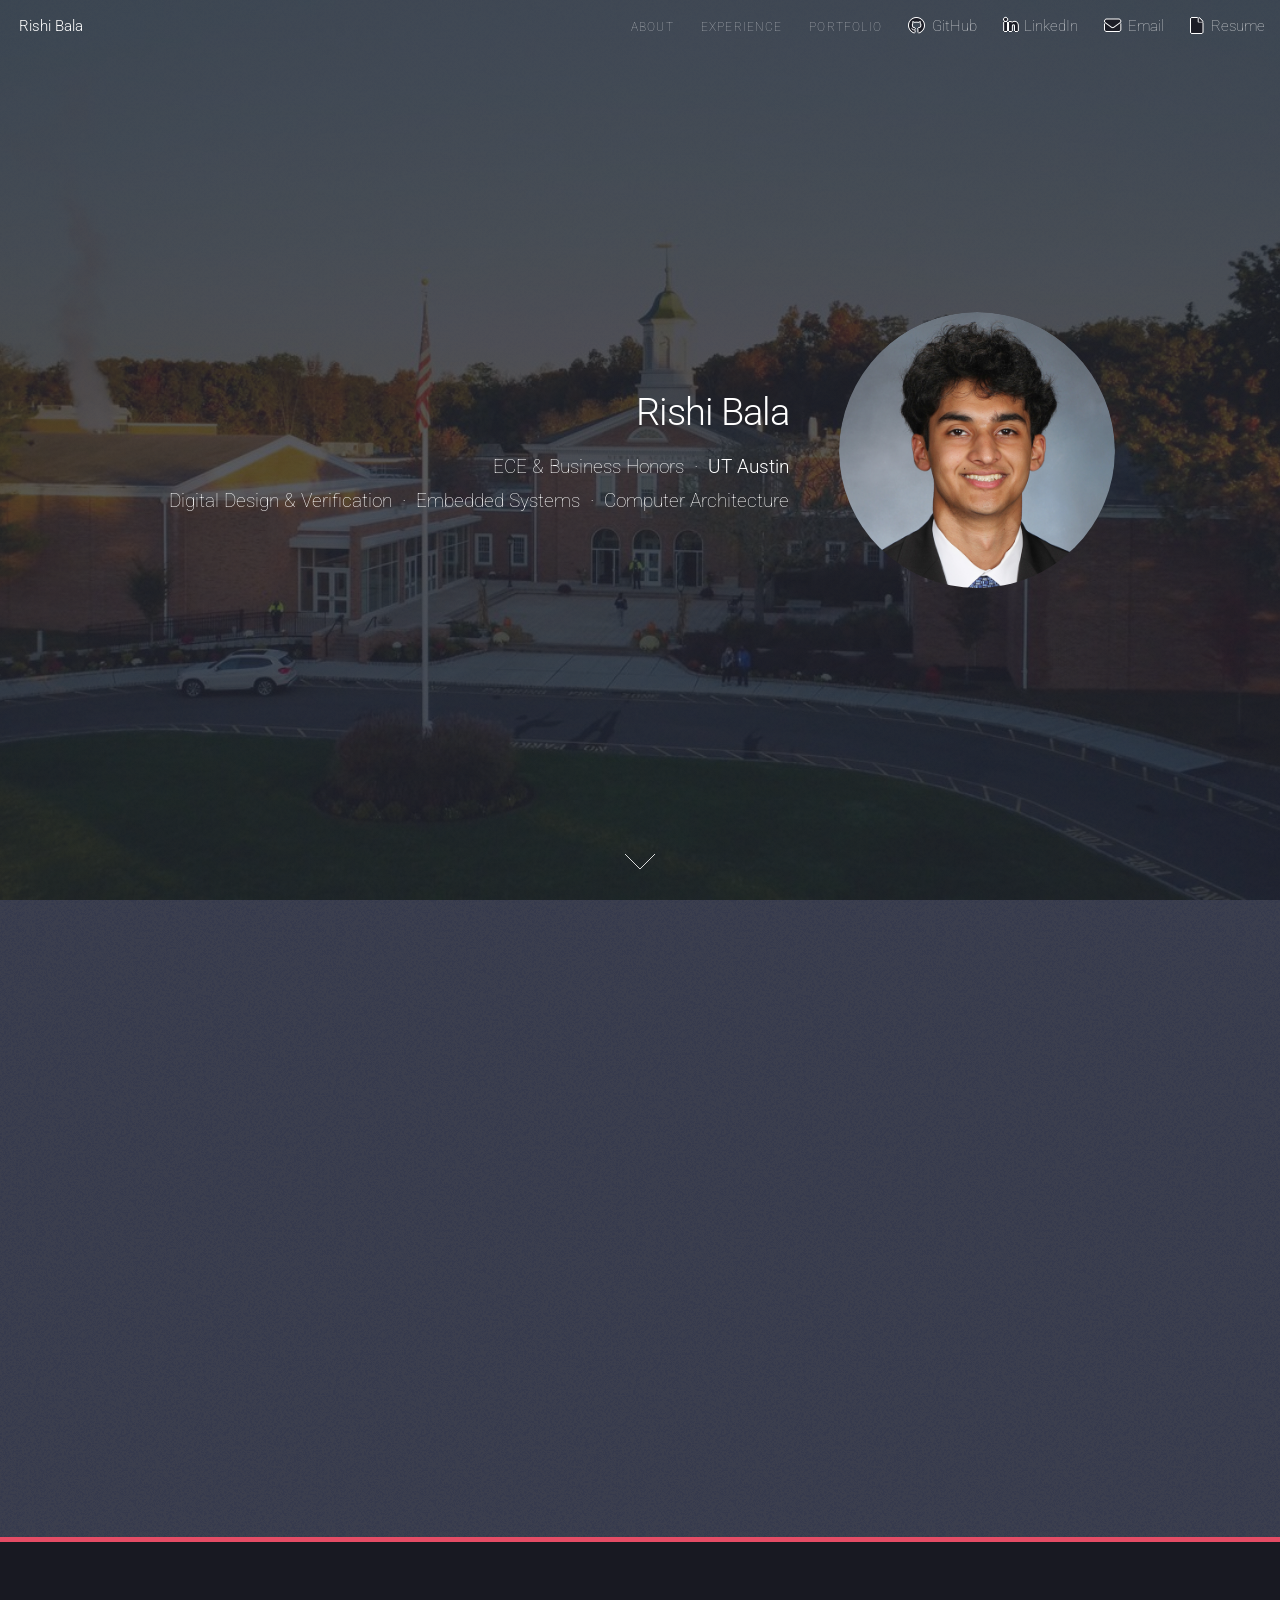
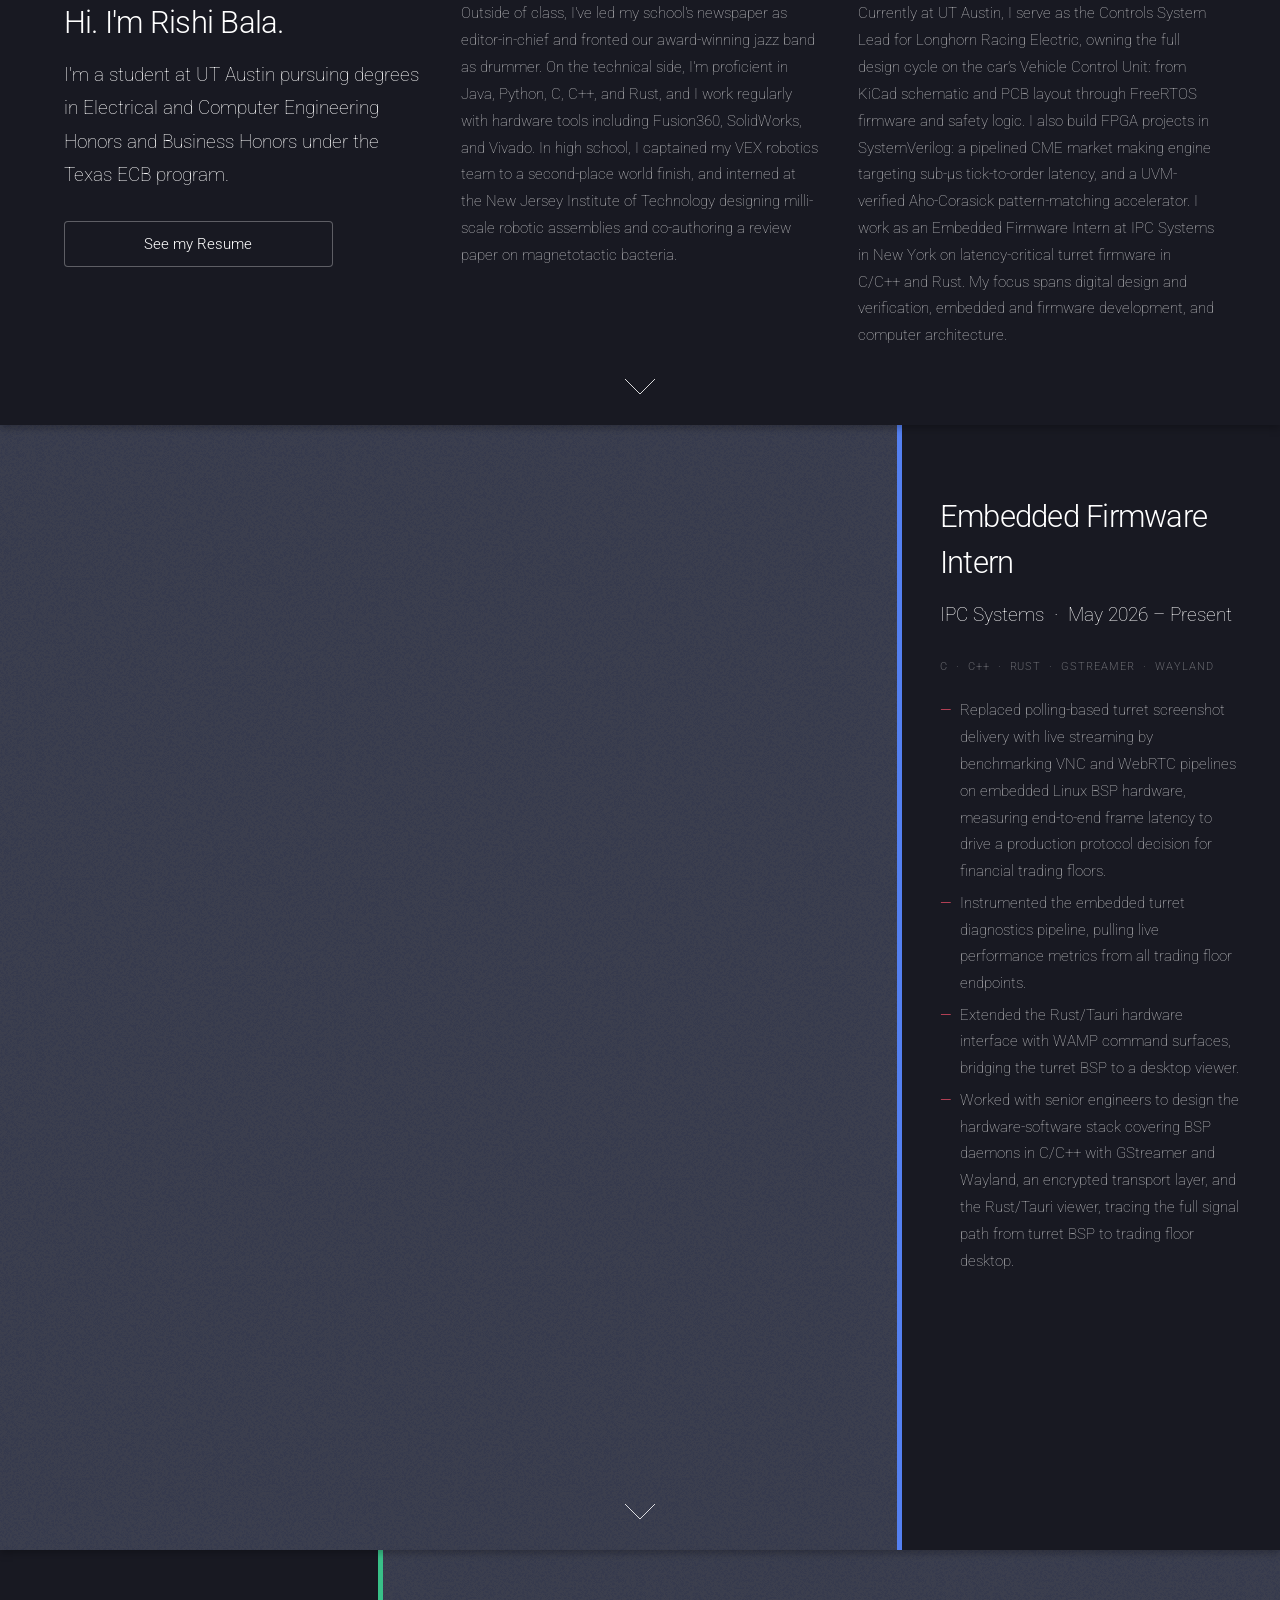
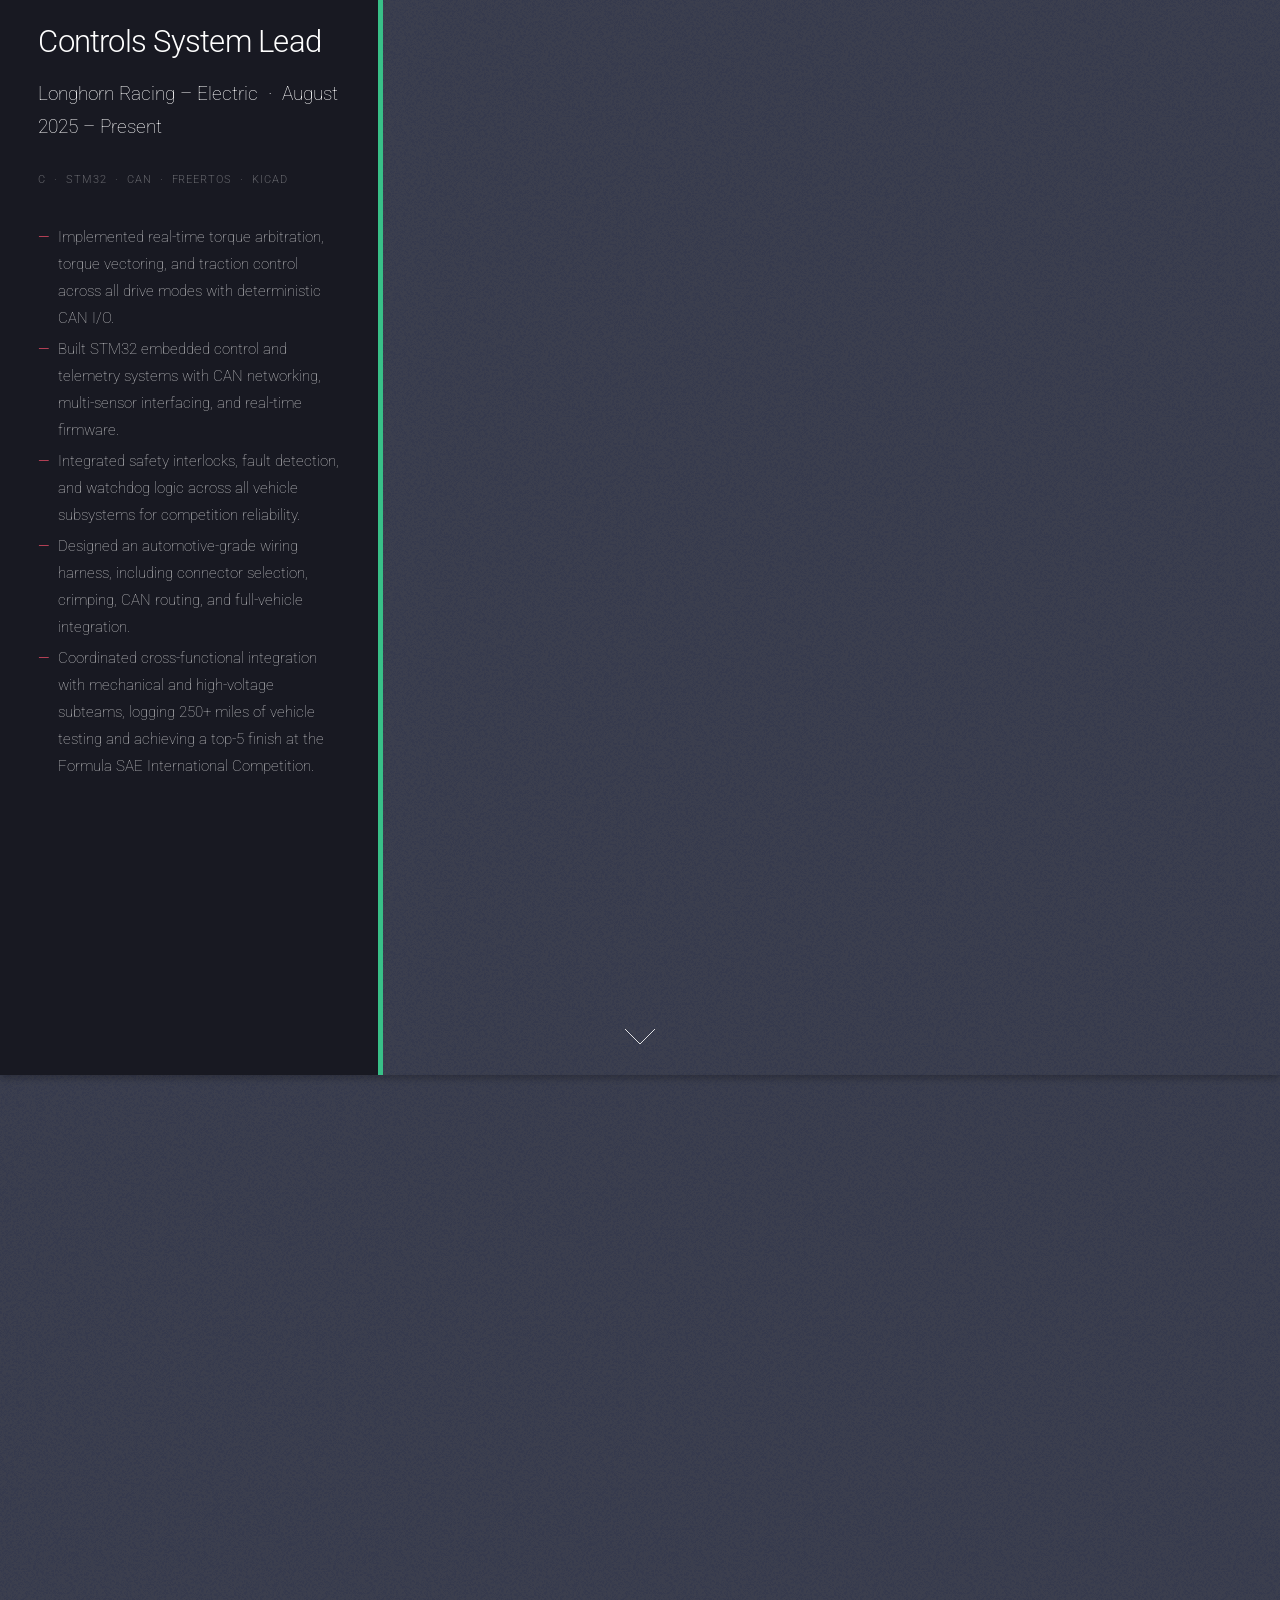
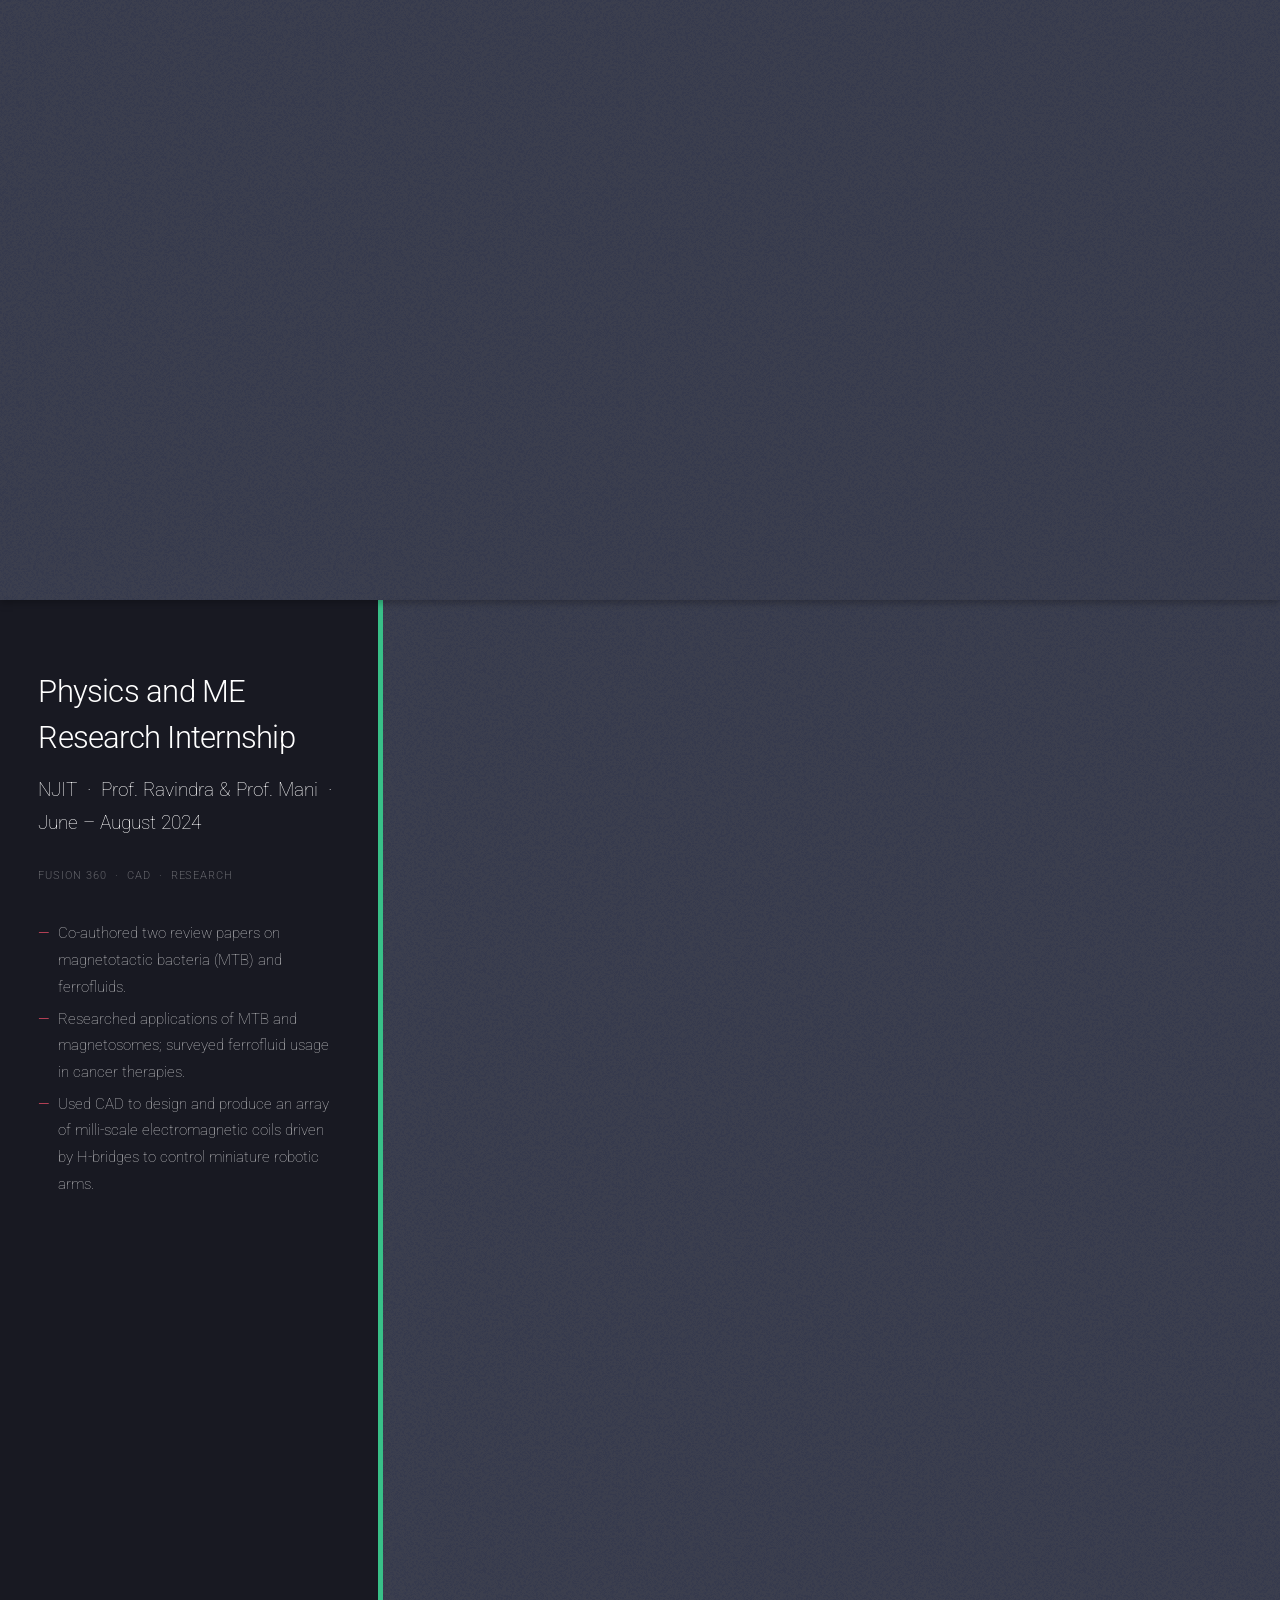
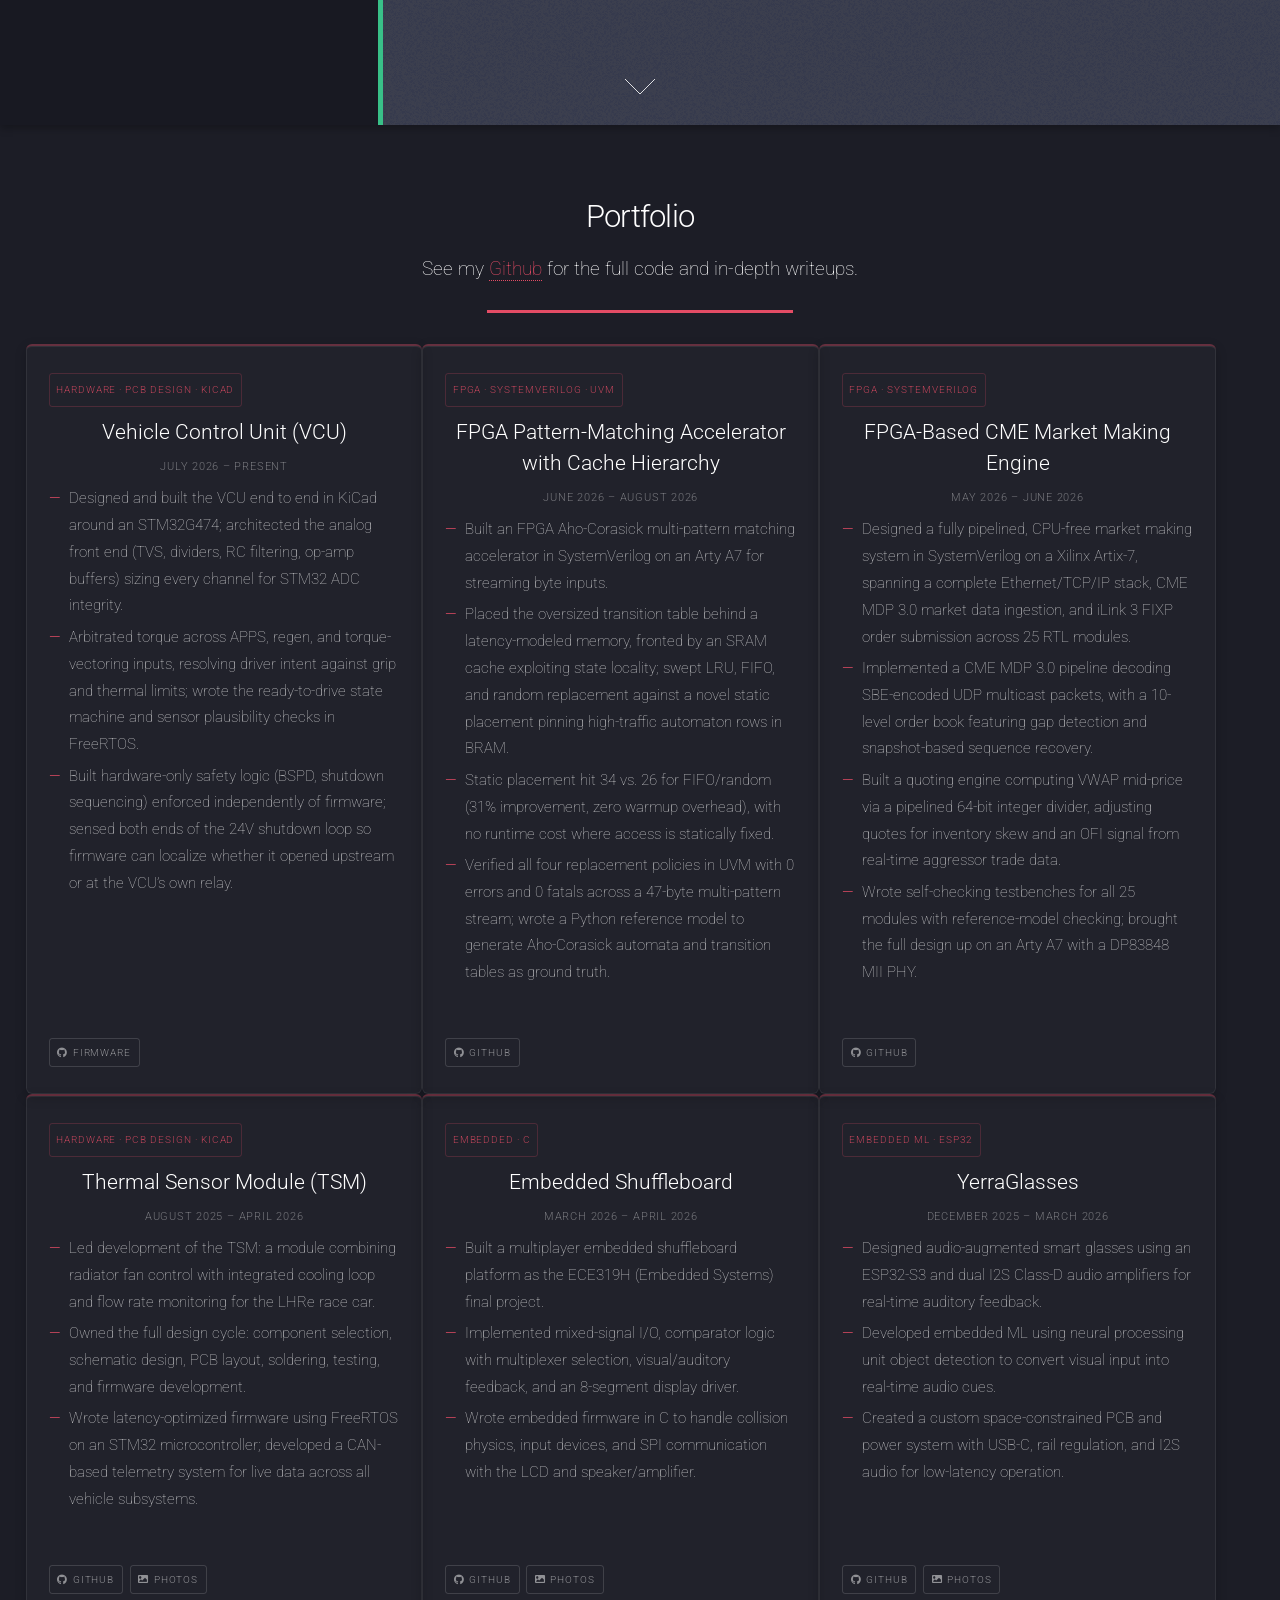
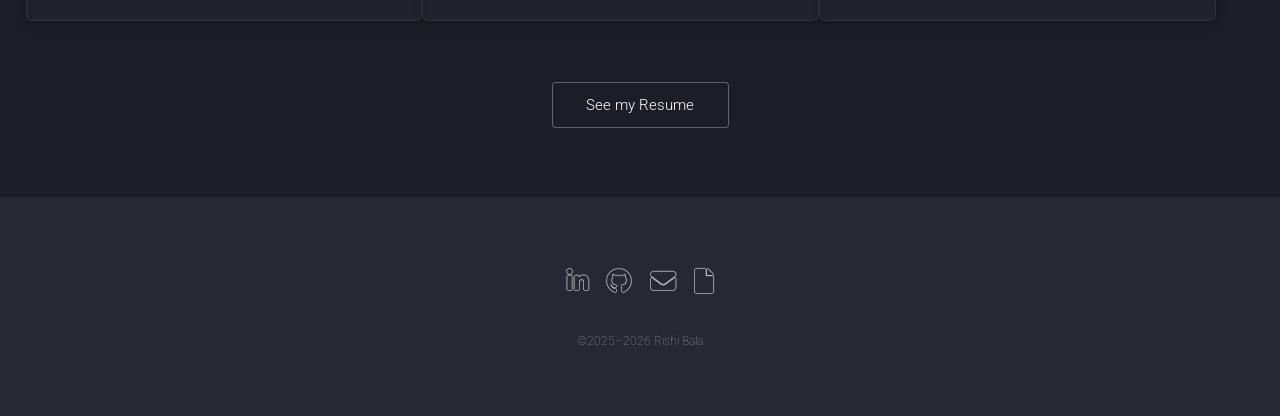
<file: index.html>
<!DOCTYPE HTML>

<html>

<head>
	<title>Rishi Bala</title>
	<meta charset="utf-8" />
	<meta name="viewport" content="width=device-width, initial-scale=1, user-scalable=no" />
	<link rel="stylesheet" href="assets/css/main.css" />
	<link rel="icon" type="image/png" href="pic100.ico" />
	<noscript>
		<link rel="stylesheet" href="assets/css/noscript.css" />
	</noscript>
</head>

<body class="is-preload landing">
	<div id="page-wrapper">

		<!-- Header -->
		<header id="header">
			<h1 id="logo"><a href="index.html">Rishi Bala</a></h1>
			<nav id="nav">
				<ul>
					<li><a href="#one" class="scrolly">About</a></li>
					<li><a href="#ipc" class="scrolly">Experience</a></li>
					<li><a href="#five" class="scrolly">Portfolio</a></li>
					<li><a href="https://github.com/rbala25" class="icon brands alt fa-github"><span class="label">GitHub</span></a></li>
					<li><a href="https://www.linkedin.com/in/rishi-bala-443583258/" class="icon brands alt fa-linkedin-in"><span class="label">LinkedIn</span></a></li>
					<li><a href="mailto:rishibala2007@gmail.com" class="icon solid alt fa-envelope"><span class="label">Email</span></a></li>
					<li><a href="images/Rishi Bala Resume.pdf" class="icon solid alt fa-file"><span class="label">Resume</span></a></li>
				</ul>
			</nav>
		</header>

		<!-- Banner -->
		<section id="banner">
			<div class="content">
				<header>
					<h2>Rishi Bala</h2>
					<p>ECE &amp; Business Honors &nbsp;&middot;&nbsp; <strong>UT Austin</strong>
						<br>
						Digital Design &amp; Verification &nbsp;&middot;&nbsp; Embedded Systems &nbsp;&middot;&nbsp; Computer Architecture
					</p>
				</header>
				<span class="image"><img src="images/pic00.jpg" alt="" /></span>
			</div>
			<a href="#one" class="goto-next scrolly">Next</a>
		</section>

		<!-- One -->
		<section id="one" class="spotlight style1 bottom">
			<span class="image fit main"><img src="images/pic02.jpg" alt="" /></span>
			<div class="content">
				<div class="container">
					<div class="row">
						<div class="col-4 col-12-medium">
							<header>
								<h2>Hi. I'm <strong>Rishi Bala</strong>.</h2>
								<p>I'm a student at UT Austin pursuing degrees in Electrical and Computer Engineering
									Honors and Business Honors under the Texas ECB program.</p>
							</header>
							<a href="images/Rishi Bala Resume.pdf" class="button1">See my
								Resume</a>
						</div>
						<div class="col-4 col-12-medium">
							<p>Outside of class, I've led my school's newspaper as editor-in-chief and fronted our award-winning jazz band as drummer. On the technical side, I'm proficient in Java, Python, C, C++, and Rust, and I work regularly with hardware tools including Fusion360, SolidWorks, and Vivado. In high school, I captained my VEX robotics team to a second-place world finish, and interned at the New Jersey Institute of Technology designing milli-scale robotic assemblies and co-authoring a review paper on magnetotactic bacteria.</p>
						</div>
						<div class="col-4 col-12-medium">
							<p>Currently at UT Austin, I serve as the Controls System Lead for Longhorn Racing Electric,
								owning the full design cycle on the car&#x2019;s Vehicle Control Unit: from
								KiCad schematic and PCB layout through FreeRTOS firmware and safety logic. I also build
								FPGA projects in SystemVerilog: a pipelined CME market making engine
								targeting sub-&#x03BC;s tick-to-order latency, and a UVM-verified Aho-Corasick
								pattern-matching accelerator. I work as an Embedded Firmware Intern at IPC
								Systems in New York on latency-critical turret firmware in C/C++ and Rust. My focus
								spans digital design and verification, embedded and firmware development, and computer architecture.
							</p>
						</div>
					</div>
				</div>
			</div>
			<a href="#ipc" class="goto-next scrolly">Next</a>
		</section>

		<!-- IPC -->
		<section id="ipc" class="spotlight style2 right">
			<span class="image fit main"><img src="images/ipc.png" alt="" /></span>
			<div class="content">
				<header>
					<h2>Embedded Firmware Intern</h2>
					<p>IPC Systems &nbsp;&middot;&nbsp; May 2026 &ndash; Present</p>
					<p class="tech-stack">C &nbsp;&middot;&nbsp; C++ &nbsp;&middot;&nbsp; Rust &nbsp;&middot;&nbsp; GStreamer &nbsp;&middot;&nbsp; Wayland</p>
				</header>
				<ul class="contentul">
					<li>Replaced polling-based turret screenshot delivery with live streaming by benchmarking VNC and WebRTC pipelines on embedded Linux BSP hardware, measuring end-to-end frame latency to drive a production protocol decision for financial trading floors.</li>
					<li>Instrumented the embedded turret diagnostics pipeline, pulling live performance metrics from all trading floor endpoints.</li>
					<li>Extended the Rust/Tauri hardware interface with WAMP command surfaces, bridging the turret BSP to a desktop viewer.</li>
					<li>Worked with senior engineers to design the hardware-software stack covering BSP daemons in C/C++ with GStreamer and Wayland, an encrypted transport layer, and the Rust/Tauri viewer, tracing the full signal path from turret BSP to trading floor desktop.</li>
				</ul>
			</div>

			<a href="#lhre" class="goto-next scrolly">Next</a>
		</section>

		<!-- LHRe -->
		<section id="lhre" class="spotlight style3 left">
			<span class="image fit main"><img src="images/pic100.jpg" alt="" /></span>
			<div class="content">
				<header>
					<h2>Controls System Lead</h2>
					<p>Longhorn Racing &ndash; Electric &nbsp;&middot;&nbsp; August 2025 &ndash; Present</p>
					<p class="tech-stack">C &nbsp;&middot;&nbsp; STM32 &nbsp;&middot;&nbsp; CAN &nbsp;&middot;&nbsp; FreeRTOS &nbsp;&middot;&nbsp; KiCad</p>
				</header>
				<p>
				<ul class="contentul">
					<li>Implemented real-time torque arbitration, torque vectoring, and traction control
						across all drive modes with deterministic CAN I/O.</li>
					<li>Built STM32 embedded control and telemetry systems with CAN networking, multi-sensor
						interfacing, and real-time firmware.</li>
					<li>Integrated safety interlocks, fault detection, and watchdog logic across all vehicle
						subsystems for competition reliability.</li>
					<li>Designed an automotive-grade wiring harness, including connector selection, crimping,
						CAN routing, and full-vehicle integration.</li>
					<li>Coordinated cross-functional integration with mechanical and high-voltage subteams,
						logging 250+ miles of vehicle testing and achieving a top-5 finish at the Formula SAE
						International Competition.</li>
				</ul>
				</p>
			</div>

			<a href="#two" class="goto-next scrolly">Next</a>
		</section>

		<!-- VEX -->
		<section id="two" class="spotlight style2 right">
			<span class="image fit main"><img src="images/pic03.png" alt="" /></span>
			<div class="content">
				<header>
					<h2>VEX Robotics</h2>
					<p>Captain, Head Builder, Design, CAD &nbsp;&middot;&nbsp; September 2021 &ndash; May 2025</p>
					<p class="tech-stack">Fusion 360 &nbsp;&middot;&nbsp; CAD &nbsp;&middot;&nbsp; Team Leadership</p>
				</header>
				<p>
				<ul class="contentul">
					<li>Captained a six-person VEX team; spent 20+ hours each week leading team meetings and
						mentoring younger students.</li>
					<li>Used Autodesk Fusion 360 for CAD; documented each robot iteration in an award-winning engineering notebook.</li>
					<li>1x World Finalist, 1x Worlds Division Champion, 1x Worlds Division Finalist, 2x New Jersey
						Tournament Champion.</li>
					<li>Also served as a VEX IQ Instructor, teaching students basic robotics techniques and block coding throughout the year.</li>
				</ul>
				</p>
			</div>

			<a href="#njit" class="goto-next scrolly">Next</a>
		</section>

		<!-- NJIT -->
		<section id="njit" class="spotlight style3 left">
			<span class="image fit main"><img src="images/pic11.jpg" alt="" /></span>
			<div class="content">
				<header>
					<h2>Physics and ME Research Internship</h2>
					<p>NJIT &nbsp;&middot;&nbsp; Prof. Ravindra &amp; Prof. Mani &nbsp;&middot;&nbsp; June &ndash; August 2024</p>
					<p class="tech-stack">Fusion 360 &nbsp;&middot;&nbsp; CAD &nbsp;&middot;&nbsp; Research</p>
				</header>
				<p>
				<ul class="contentul">
					<li>Co-authored two review papers on magnetotactic bacteria (MTB) and ferrofluids.</li>
					<li>Researched applications of MTB and magnetosomes; surveyed ferrofluid usage in cancer therapies.
					</li>
					<li>Used CAD to design and produce an array of milli-scale electromagnetic coils driven by
						H-bridges to control miniature robotic arms.</li>
				</ul>
				</p>
			</div>

			<a href="#five" class="goto-next scrolly">Next</a>
		</section>


		<!-- Portfolio -->
		<section id="five" class="wrapper style1 special fade-up">
			<div class="container">
				<header class="major">
					<h2>Portfolio</h2>
					<p class="pmaj">See my <a href="https://github.com/rbala25">Github</a> for the full code and
						in-depth writeups.</p>
				</header>
				<div class="box alt">
					<div class="row gtr-uniform">

						<!-- VCU — newest first -->
						<section class="col-4 col-6-medium col-12-xsmall">
							<span class="proj-tag">Hardware &middot; PCB Design &middot; KiCad</span>
							<h3 class="pmaj">Vehicle Control Unit (VCU)</h3>
							<h5>July 2026 &ndash; Present</h5>
							<ul class="contentul">
								<li>Designed and built the VCU end to end in KiCad around an STM32G474; architected the analog front end (TVS, dividers, RC filtering, op-amp buffers) sizing every channel for STM32 ADC integrity.</li>
								<li>Arbitrated torque across APPS, regen, and torque-vectoring inputs, resolving driver intent against grip and thermal limits; wrote the ready-to-drive state machine and sensor plausibility checks in FreeRTOS.</li>
								<li>Built hardware-only safety logic (BSPD, shutdown sequencing) enforced independently of firmware; sensed both ends of the 24V shutdown loop so firmware can localize whether it opened upstream or at the VCU&rsquo;s own relay.</li>
							</ul>
							<div class="proj-links">
								<a href="https://github.com/LonghornRacingElectric/lhre" class="proj-link-btn">Firmware</a>
							</div>
						</section>

						<!-- Argus -->
						<section class="col-4 col-6-medium col-12-xsmall">
							<span class="proj-tag">FPGA &middot; SystemVerilog &middot; UVM</span>
							<h3 class="pmaj">FPGA Pattern-Matching Accelerator with Cache Hierarchy</h3>
							<h5>June 2026 &ndash; August 2026</h5>
							<ul class="contentul">
								<li>Built an FPGA Aho-Corasick multi-pattern matching accelerator in SystemVerilog on an Arty A7 for streaming byte inputs.</li>
								<li>Placed the oversized transition table behind a latency-modeled memory, fronted by an SRAM cache exploiting state locality; swept LRU, FIFO, and random replacement against a novel static placement pinning high-traffic automaton rows in BRAM.</li>
								<li>Static placement hit 34 vs. 26 for FIFO/random (31% improvement, zero warmup overhead), with no runtime cost where access is statically fixed.</li>
								<li>Verified all four replacement policies in UVM with 0 errors and 0 fatals across a 47-byte multi-pattern stream; wrote a Python reference model to generate Aho-Corasick automata and transition tables as ground truth.</li>
							</ul>
							<div class="proj-links">
								<a href="https://github.com/rbala25/Argus" class="proj-link-btn">GitHub</a>
							</div>
						</section>

						<!-- FPGA Market Making Engine -->
						<section class="col-4 col-6-medium col-12-xsmall">
							<span class="proj-tag">FPGA &middot; SystemVerilog</span>
							<h3 class="pmaj">FPGA-Based CME Market Making Engine</h3>
							<h5>May 2026 &ndash; June 2026</h5>
							<ul class="contentul">
								<li>Designed a fully pipelined, CPU-free market making system in SystemVerilog on a
									Xilinx Artix-7, spanning a complete Ethernet/TCP/IP stack, CME MDP 3.0 market data
									ingestion, and iLink 3 FIXP order submission across 25 RTL modules.</li>
								<li>Implemented a CME MDP 3.0 pipeline decoding SBE-encoded UDP multicast packets,
									with a 10-level order book featuring gap detection and snapshot-based sequence
									recovery.</li>
								<li>Built a quoting engine computing VWAP mid-price via a pipelined 64-bit integer
									divider, adjusting quotes for inventory skew and an OFI signal from real-time
									aggressor trade data.</li>
								<li>Wrote self-checking testbenches for all 25 modules with reference-model checking;
									brought the full design up on an Arty A7 with a DP83848 MII PHY.</li>
							</ul>
							<div class="proj-links">
								<a href="https://github.com/rbala25/Hermes" class="proj-link-btn">GitHub</a>
							</div>
						</section>

						<!-- TSM -->
						<section class="col-4 col-6-medium col-12-xsmall">
							<span class="proj-tag">Hardware &middot; PCB Design &middot; KiCad</span>
							<h3 class="pmaj">Thermal Sensor Module (TSM)</h3>
							<h5>August 2025 &ndash; April 2026</h5>
							<ul class="contentul">
								<li>Led development of the TSM: a module combining radiator fan control with
									integrated cooling loop and flow rate monitoring for the LHRe race car.</li>
								<li>Owned the full design cycle: component selection, schematic design, PCB
									layout,
									soldering, testing, and firmware development.</li>
								<li>Wrote latency-optimized firmware using FreeRTOS on an STM32 microcontroller;
									developed a CAN-based telemetry system for live data across all vehicle subsystems.
								</li>
							</ul>
							<div class="proj-links">
								<a href="https://github.com/LonghornRacingElectric/lhre-2026" class="proj-link-btn">GitHub</a>
								<a href="https://drive.google.com/drive/folders/1zR8YH4-cDmPpDo7bMbnGwRXUMhnacN5k?usp=sharing" class="proj-link-btn">Photos</a>
							</div>
						</section>

						<!-- Embedded Shuffleboard -->
						<section class="col-4 col-6-medium col-12-xsmall">
							<span class="proj-tag">Embedded &middot; C</span>
							<h3 class="pmaj">Embedded Shuffleboard</h3>
							<h5>March 2026 &ndash; April 2026</h5>
							<ul class="contentul">
								<li>Built a multiplayer embedded shuffleboard platform as the ECE319H (Embedded
									Systems) final project.</li>
								<li>Implemented mixed-signal I/O, comparator logic with multiplexer selection,
									visual/auditory feedback, and an 8-segment display driver.</li>
								<li>Wrote embedded firmware in C to handle collision physics, input devices, and SPI
									communication with the LCD and speaker/amplifier.</li>
							</ul>
							<div class="proj-links">
								<a href="https://github.com/rbala25/shuffleboard" class="proj-link-btn">GitHub</a>
								<a href="https://drive.google.com/drive/folders/1p-Z9UNf5Icno8W_AVGIMvWcCk9tpiBYZ?usp=sharing" class="proj-link-btn">Photos</a>
							</div>
						</section>

						<!-- YerraGlasses -->
						<section class="col-4 col-6-medium col-12-xsmall">
							<span class="proj-tag">Embedded ML &middot; ESP32</span>
							<h3 class="pmaj">YerraGlasses</h3>
							<h5>December 2025 &ndash; March 2026</h5>
							<ul class="contentul">
								<li>Designed audio-augmented smart glasses using an ESP32-S3 and dual I2S Class-D audio
									amplifiers for real-time auditory feedback.</li>
								<li>Developed embedded ML using neural processing unit object detection to convert
									visual input into real-time audio cues.</li>
								<li>Created a custom space-constrained PCB and power system with USB-C, rail
									regulation, and I2S audio for low-latency operation.</li>
							</ul>
							<div class="proj-links">
								<a href="https://github.com/rbala25/YerraGlasses" class="proj-link-btn">GitHub</a>
								<a href="https://drive.google.com/drive/folders/1w4vBmSLKzXsivGAmHuFtQhh-V_MzW7Ro?usp=sharing" class="proj-link-btn">Photos</a>
							</div>
						</section>


					</div>
				</div>
				<footer class="major">
					<ul class="actions special">
						<li><a href="images/Rishi Bala Resume.pdf" class="button">See my Resume</a></li>
					</ul>
				</footer>
			</div>
		</section>

		<!-- Footer -->
		<footer id="footer">
			<ul class="icons">
				<li><a href="https://www.linkedin.com/in/rishi-bala-443583258/"
						class="icon brands alt fa-linkedin-in"><span class="label"></span></a></li>
				<li><a href="https://github.com/rbala25" class="icon brands alt fa-github"><span
							class="label"></span></a></li>
				<li><a href="mailto:rishibala2007@gmail.com" class="icon solid alt fa-envelope"><span
							class="label"></span></a></li>
				<li><a href="images/Rishi Bala Resume.pdf" class="icon solid alt fa-solid fa-file"><span
							class="label"></span></a>
				</li>
			</ul>
			<ul class="copyright">
				<li>&copy;2025&ndash;2026 Rishi Bala</li>
			</ul>
		</footer>

	</div>

	<!-- Scripts -->
	<script src="assets/js/jquery.min.js"></script>
	<script src="assets/js/jquery.scrolly.min.js"></script>
	<script src="assets/js/jquery.dropotron.min.js"></script>
	<script src="assets/js/jquery.scrollex.min.js"></script>
	<script src="assets/js/browser.min.js"></script>
	<script src="assets/js/breakpoints.min.js"></script>
	<script src="assets/js/util.js"></script>
	<script src="assets/js/main.js"></script>

</body>

</html>
</file>
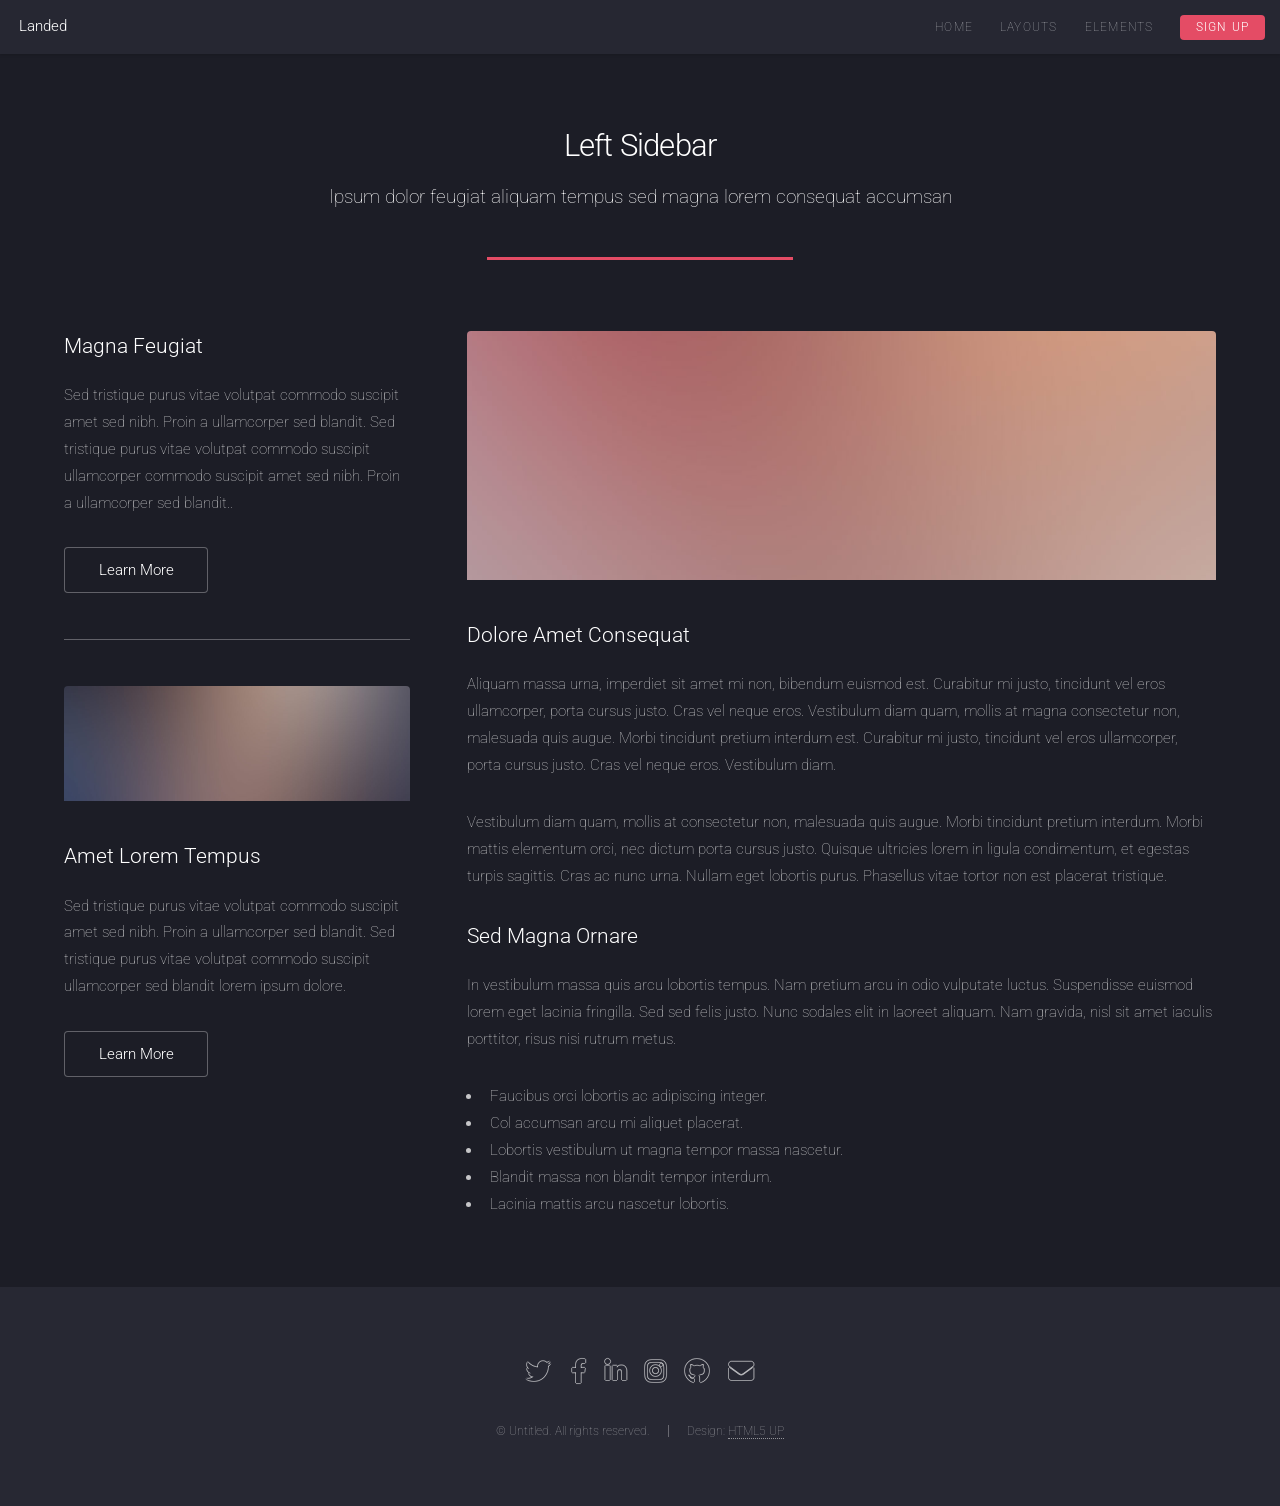
<file: left-sidebar.html>
<!DOCTYPE HTML>
<!--
	Landed by HTML5 UP
	html5up.net | @ajlkn
	Free for personal and commercial use under the CCA 3.0 license (html5up.net/license)
-->
<html>
	<head>
		<title>Left Sidebar - Landed by HTML5 UP</title>
		<meta charset="utf-8" />
		<meta name="viewport" content="width=device-width, initial-scale=1, user-scalable=no" />
		<link rel="stylesheet" href="assets/css/main.css" />
		<noscript><link rel="stylesheet" href="assets/css/noscript.css" /></noscript>
	</head>
	<body class="is-preload">
		<div id="page-wrapper">

			<!-- Header -->
				<header id="header">
					<h1 id="logo"><a href="index.html">Landed</a></h1>
					<nav id="nav">
						<ul>
							<li><a href="index.html">Home</a></li>
							<li>
								<a href="#">Layouts</a>
								<ul>
									<li><a href="left-sidebar.html">Left Sidebar</a></li>
									<li><a href="right-sidebar.html">Right Sidebar</a></li>
									<li><a href="no-sidebar.html">No Sidebar</a></li>
									<li>
										<a href="#">Submenu</a>
										<ul>
											<li><a href="#">Option 1</a></li>
											<li><a href="#">Option 2</a></li>
											<li><a href="#">Option 3</a></li>
											<li><a href="#">Option 4</a></li>
										</ul>
									</li>
								</ul>
							</li>
							<li><a href="elements.html">Elements</a></li>
							<li><a href="#" class="button primary">Sign Up</a></li>
						</ul>
					</nav>
				</header>

			<!-- Main -->
				<div id="main" class="wrapper style1">
					<div class="container">
						<header class="major">
							<h2>Left Sidebar</h2>
							<p>Ipsum dolor feugiat aliquam tempus sed magna lorem consequat accumsan</p>
						</header>
						<div class="row gtr-150">
							<div class="col-4 col-12-medium">

								<!-- Sidebar -->
									<section id="sidebar">
										<section>
											<h3>Magna Feugiat</h3>
											<p>Sed tristique purus vitae volutpat commodo suscipit amet sed nibh. Proin a ullamcorper sed blandit. Sed tristique purus vitae volutpat commodo suscipit ullamcorper commodo suscipit amet sed nibh. Proin a ullamcorper sed blandit..</p>
											<footer>
												<ul class="actions">
													<li><a href="#" class="button">Learn More</a></li>
												</ul>
											</footer>
										</section>
										<hr />
										<section>
											<a href="#" class="image fit"><img src="images/pic06.jpg" alt="" /></a>
											<h3>Amet Lorem Tempus</h3>
											<p>Sed tristique purus vitae volutpat commodo suscipit amet sed nibh. Proin a ullamcorper sed blandit. Sed tristique purus vitae volutpat commodo suscipit ullamcorper sed blandit lorem ipsum dolore.</p>
											<footer>
												<ul class="actions">
													<li><a href="#" class="button">Learn More</a></li>
												</ul>
											</footer>
										</section>
									</section>

							</div>
							<div class="col-8 col-12-medium imp-medium">

								<!-- Content -->
									<section id="content">
										<a href="#" class="image fit"><img src="images/pic05.jpg" alt="" /></a>
										<h3>Dolore Amet Consequat</h3>
										<p>Aliquam massa urna, imperdiet sit amet mi non, bibendum euismod est. Curabitur mi justo, tincidunt vel eros ullamcorper, porta cursus justo. Cras vel neque eros. Vestibulum diam quam, mollis at magna consectetur non, malesuada quis augue. Morbi tincidunt pretium interdum est. Curabitur mi justo, tincidunt vel eros ullamcorper, porta cursus justo. Cras vel neque eros. Vestibulum diam.</p>
										<p>Vestibulum diam quam, mollis at consectetur non, malesuada quis augue. Morbi tincidunt pretium interdum. Morbi mattis elementum orci, nec dictum porta cursus justo. Quisque ultricies lorem in ligula condimentum, et egestas turpis sagittis. Cras ac nunc urna. Nullam eget lobortis purus. Phasellus vitae tortor non est placerat tristique.</p>
										<h3>Sed Magna Ornare</h3>
										<p>In vestibulum massa quis arcu lobortis tempus. Nam pretium arcu in odio vulputate luctus. Suspendisse euismod lorem eget lacinia fringilla. Sed sed felis justo. Nunc sodales elit in laoreet aliquam. Nam gravida, nisl sit amet iaculis porttitor, risus nisi rutrum metus.</p>
										<ul>
											<li>Faucibus orci lobortis ac adipiscing integer.</li>
											<li>Col accumsan arcu mi aliquet placerat.</li>
											<li>Lobortis vestibulum ut magna tempor massa nascetur.</li>
											<li>Blandit massa non blandit tempor interdum.</li>
											<li>Lacinia mattis arcu nascetur lobortis.</li>
										</ul>
									</section>

							</div>
						</div>
					</div>
				</div>

			<!-- Footer -->
				<footer id="footer">
					<ul class="icons">
						<li><a href="#" class="icon brands alt fa-twitter"><span class="label">Twitter</span></a></li>
						<li><a href="#" class="icon brands alt fa-facebook-f"><span class="label">Facebook</span></a></li>
						<li><a href="#" class="icon brands alt fa-linkedin-in"><span class="label">LinkedIn</span></a></li>
						<li><a href="#" class="icon brands alt fa-instagram"><span class="label">Instagram</span></a></li>
						<li><a href="#" class="icon brands alt fa-github"><span class="label">GitHub</span></a></li>
						<li><a href="#" class="icon solid alt fa-envelope"><span class="label">Email</span></a></li>
					</ul>
					<ul class="copyright">
						<li>&copy; Untitled. All rights reserved.</li><li>Design: <a href="http://html5up.net">HTML5 UP</a></li>
					</ul>
				</footer>

		</div>

		<!-- Scripts -->
			<script src="assets/js/jquery.min.js"></script>
			<script src="assets/js/jquery.scrolly.min.js"></script>
			<script src="assets/js/jquery.dropotron.min.js"></script>
			<script src="assets/js/jquery.scrollex.min.js"></script>
			<script src="assets/js/browser.min.js"></script>
			<script src="assets/js/breakpoints.min.js"></script>
			<script src="assets/js/util.js"></script>
			<script src="assets/js/main.js"></script>

	</body>
</html>
</file>
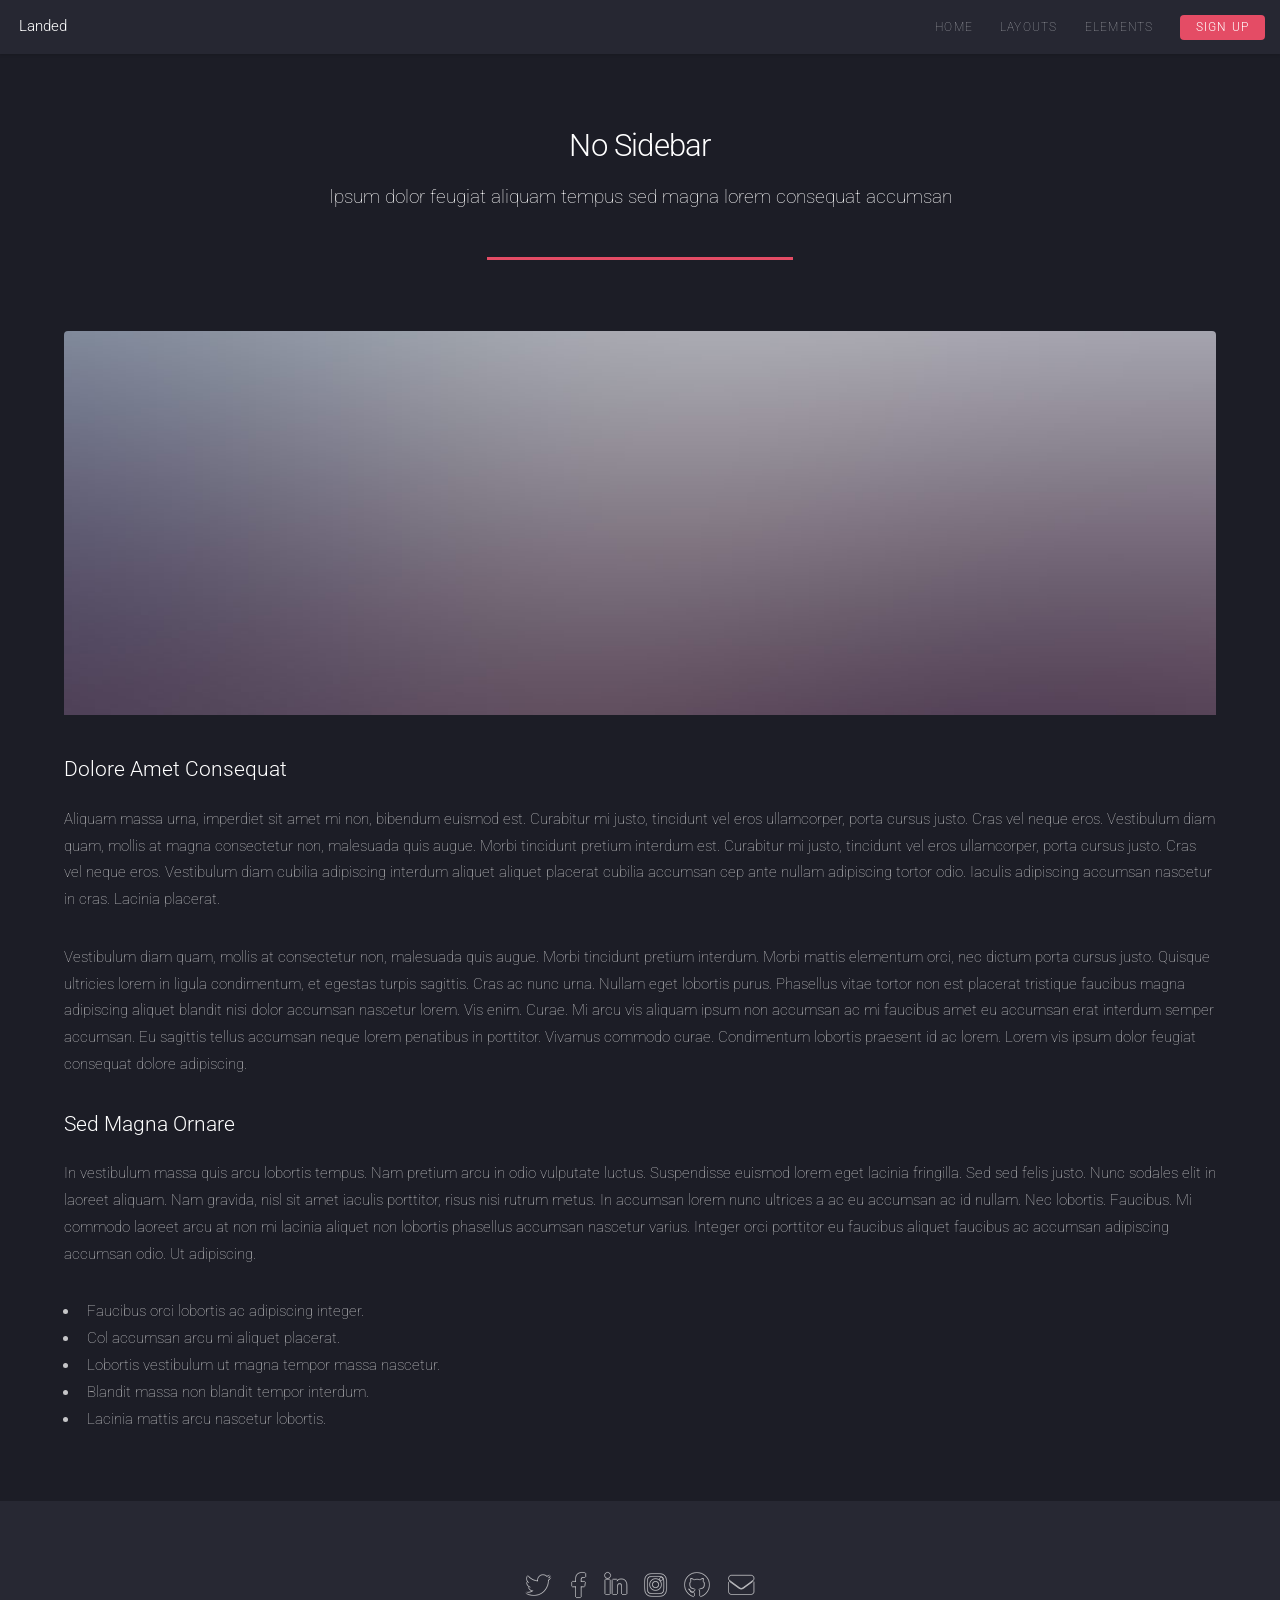
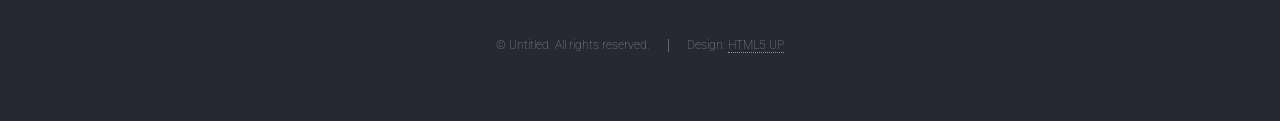
<file: no-sidebar.html>
<!DOCTYPE HTML>
<!--
	Landed by HTML5 UP
	html5up.net | @ajlkn
	Free for personal and commercial use under the CCA 3.0 license (html5up.net/license)
-->
<html>
	<head>
		<title>No Sidebar - Landed by HTML5 UP</title>
		<meta charset="utf-8" />
		<meta name="viewport" content="width=device-width, initial-scale=1, user-scalable=no" />
		<link rel="stylesheet" href="assets/css/main.css" />
		<noscript><link rel="stylesheet" href="assets/css/noscript.css" /></noscript>
	</head>
	<body class="is-preload">
		<div id="page-wrapper">

			<!-- Header -->
				<header id="header">
					<h1 id="logo"><a href="index.html">Landed</a></h1>
					<nav id="nav">
						<ul>
							<li><a href="index.html">Home</a></li>
							<li>
								<a href="#">Layouts</a>
								<ul>
									<li><a href="left-sidebar.html">Left Sidebar</a></li>
									<li><a href="right-sidebar.html">Right Sidebar</a></li>
									<li><a href="no-sidebar.html">No Sidebar</a></li>
									<li>
										<a href="#">Submenu</a>
										<ul>
											<li><a href="#">Option 1</a></li>
											<li><a href="#">Option 2</a></li>
											<li><a href="#">Option 3</a></li>
											<li><a href="#">Option 4</a></li>
										</ul>
									</li>
								</ul>
							</li>
							<li><a href="elements.html">Elements</a></li>
							<li><a href="#" class="button primary">Sign Up</a></li>
						</ul>
					</nav>
				</header>

			<!-- Main -->
				<div id="main" class="wrapper style1">
					<div class="container">
						<header class="major">
							<h2>No Sidebar</h2>
							<p>Ipsum dolor feugiat aliquam tempus sed magna lorem consequat accumsan</p>
						</header>

						<!-- Content -->
							<section id="content">
								<a href="#" class="image fit"><img src="images/pic07.jpg" alt="" /></a>
								<h3>Dolore Amet Consequat</h3>
								<p>Aliquam massa urna, imperdiet sit amet mi non, bibendum euismod est. Curabitur mi justo, tincidunt vel eros ullamcorper, porta cursus justo. Cras vel neque eros. Vestibulum diam quam, mollis at magna consectetur non, malesuada quis augue. Morbi tincidunt pretium interdum est. Curabitur mi justo, tincidunt vel eros ullamcorper, porta cursus justo. Cras vel neque eros. Vestibulum diam cubilia adipiscing interdum aliquet aliquet placerat cubilia accumsan cep ante nullam adipiscing tortor odio. Iaculis adipiscing accumsan nascetur in cras. Lacinia placerat.</p>
								<p>Vestibulum diam quam, mollis at consectetur non, malesuada quis augue. Morbi tincidunt pretium interdum. Morbi mattis elementum orci, nec dictum porta cursus justo. Quisque ultricies lorem in ligula condimentum, et egestas turpis sagittis. Cras ac nunc urna. Nullam eget lobortis purus. Phasellus vitae tortor non est placerat tristique faucibus magna adipiscing aliquet blandit nisi dolor accumsan nascetur lorem. Vis enim. Curae. Mi arcu vis aliquam ipsum non accumsan ac mi faucibus amet eu accumsan erat interdum semper accumsan. Eu sagittis tellus accumsan neque lorem penatibus in porttitor. Vivamus commodo curae. Condimentum lobortis praesent id ac lorem. Lorem vis ipsum dolor feugiat consequat dolore adipiscing.</p>
								<h3>Sed Magna Ornare</h3>
								<p>In vestibulum massa quis arcu lobortis tempus. Nam pretium arcu in odio vulputate luctus. Suspendisse euismod lorem eget lacinia fringilla. Sed sed felis justo. Nunc sodales elit in laoreet aliquam. Nam gravida, nisl sit amet iaculis porttitor, risus nisi rutrum metus. In accumsan lorem nunc ultrices a ac eu accumsan ac id nullam. Nec lobortis. Faucibus. Mi commodo laoreet arcu at non mi lacinia aliquet non lobortis phasellus accumsan nascetur varius. Integer orci porttitor eu faucibus aliquet faucibus ac accumsan adipiscing accumsan odio. Ut adipiscing.</p>
								<ul>
									<li>Faucibus orci lobortis ac adipiscing integer.</li>
									<li>Col accumsan arcu mi aliquet placerat.</li>
									<li>Lobortis vestibulum ut magna tempor massa nascetur.</li>
									<li>Blandit massa non blandit tempor interdum.</li>
									<li>Lacinia mattis arcu nascetur lobortis.</li>
								</ul>
							</section>

					</div>
				</div>

			<!-- Footer -->
				<footer id="footer">
					<ul class="icons">
						<li><a href="#" class="icon brands alt fa-twitter"><span class="label">Twitter</span></a></li>
						<li><a href="#" class="icon brands alt fa-facebook-f"><span class="label">Facebook</span></a></li>
						<li><a href="#" class="icon brands alt fa-linkedin-in"><span class="label">LinkedIn</span></a></li>
						<li><a href="#" class="icon brands alt fa-instagram"><span class="label">Instagram</span></a></li>
						<li><a href="#" class="icon brands alt fa-github"><span class="label">GitHub</span></a></li>
						<li><a href="#" class="icon solid alt fa-envelope"><span class="label">Email</span></a></li>
					</ul>
					<ul class="copyright">
						<li>&copy; Untitled. All rights reserved.</li><li>Design: <a href="http://html5up.net">HTML5 UP</a></li>
					</ul>
				</footer>

		</div>

		<!-- Scripts -->
			<script src="assets/js/jquery.min.js"></script>
			<script src="assets/js/jquery.scrolly.min.js"></script>
			<script src="assets/js/jquery.dropotron.min.js"></script>
			<script src="assets/js/jquery.scrollex.min.js"></script>
			<script src="assets/js/browser.min.js"></script>
			<script src="assets/js/breakpoints.min.js"></script>
			<script src="assets/js/util.js"></script>
			<script src="assets/js/main.js"></script>

	</body>
</html>
</file>
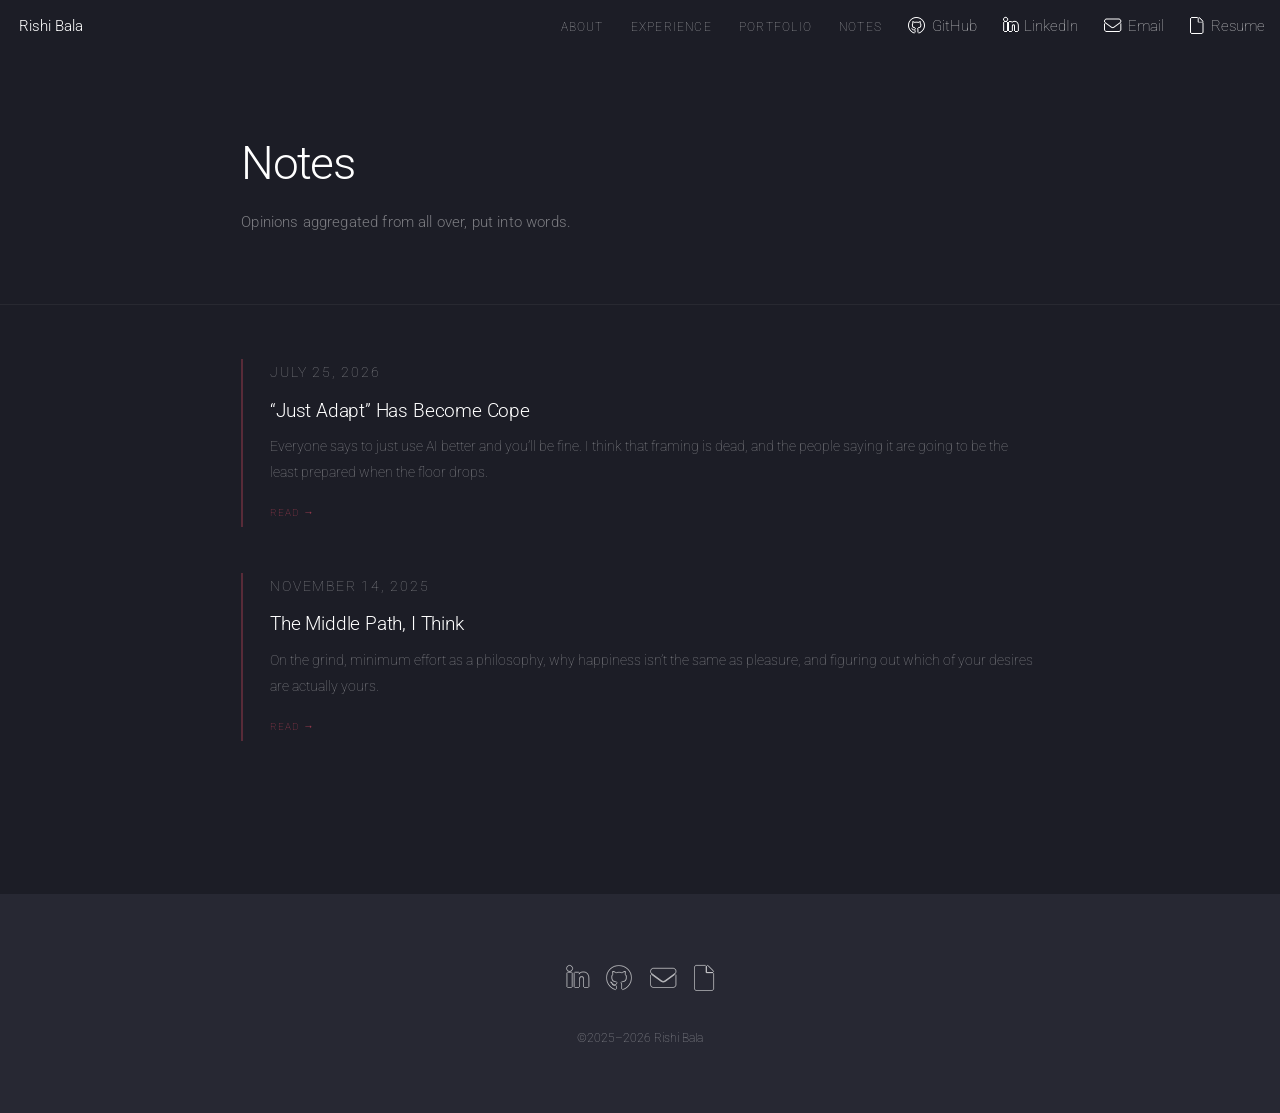
<file: notes.html>
<!DOCTYPE HTML>

<html>

<head>
	<title>Notes &mdash; Rishi Bala</title>
	<meta charset="utf-8" />
	<meta name="viewport" content="width=device-width, initial-scale=1, user-scalable=no" />
	<link rel="stylesheet" href="assets/css/main.css" />
	<link rel="icon" type="image/png" href="pic100.ico" />
	<style>
		#notes-hero {
			padding: 9em 2em 4.5em;
		}

		.notes-hero-inner {
			max-width: 52em;
			margin: 0 auto;
		}

		.notes-hero-inner h1 {
			font-size: 3em;
			font-weight: 300;
			letter-spacing: -0.035em;
			color: #ffffff;
			margin-bottom: 0.45em;
			line-height: 1.1em;
		}

		.notes-hero-inner p {
			font-size: 1em;
			color: rgba(255, 255, 255, 0.42);
			margin-bottom: 0;
			line-height: 1.7em;
			font-weight: 300;
			letter-spacing: 0.01em;
		}

		#notes-list {
			padding: 3.5em 2em 7em;
			border-top: 1px solid rgba(255, 255, 255, 0.05);
		}

		.notes-list-inner {
			max-width: 52em;
			margin: 0 auto;
		}

		.note-card {
			border-left: 0.18em solid rgba(228, 76, 101, 0.3);
			padding: 0 0 0 1.75em;
			margin-bottom: 3em;
			transition: border-left-color 0.2s ease-in-out;
		}

		.note-card:hover {
			border-left-color: #e44c65;
		}

		.note-date {
			font-size: 0.68em;
			letter-spacing: 0.13em;
			text-transform: uppercase;
			color: rgba(255, 255, 255, 0.28);
			margin-bottom: 0.5em;
		}

		.note-card h2 {
			font-size: 1.25em;
			font-weight: 300;
			color: #ffffff;
			margin-bottom: 0.5em;
			letter-spacing: -0.01em;
			line-height: 1.35em;
		}

		.note-card h2 a {
			color: inherit !important;
			border-bottom: 0 !important;
			transition: color 0.15s ease-in-out;
		}

		.note-card h2 a:hover {
			color: rgba(255, 255, 255, 0.7) !important;
		}

		.note-card p {
			font-size: 0.9em;
			color: rgba(255, 255, 255, 0.45);
			line-height: 1.9em;
			margin-bottom: 0.9em;
		}

		.note-read {
			font-size: 0.68em;
			letter-spacing: 0.1em;
			text-transform: uppercase;
			color: rgba(228, 76, 101, 0.7) !important;
			border-bottom: 0 !important;
			transition: color 0.15s ease-in-out;
		}

		.note-read:hover {
			color: #e44c65 !important;
		}

		.note-read::after {
			content: ' →';
		}
	</style>
	<noscript>
		<link rel="stylesheet" href="assets/css/noscript.css" />
	</noscript>
</head>

<body class="is-preload landing">
	<div id="page-wrapper">

		<!-- Header -->
		<header id="header">
			<h1 id="logo"><a href="index.html">Rishi Bala</a></h1>
			<nav id="nav">
				<ul>
					<li><a href="index.html#one">About</a></li>
					<li><a href="index.html#ipc">Experience</a></li>
					<li><a href="index.html#five">Portfolio</a></li>
					<li><a href="notes.html">Notes</a></li>
					<li><a href="https://github.com/rbala25" class="icon brands alt fa-github"><span class="label">GitHub</span></a></li>
					<li><a href="https://www.linkedin.com/in/rishi-bala-443583258/" class="icon brands alt fa-linkedin-in"><span class="label">LinkedIn</span></a></li>
					<li><a href="mailto:rishibala2007@gmail.com" class="icon solid alt fa-envelope"><span class="label">Email</span></a></li>
					<li><a href="images/Rishi Bala Resume.pdf" class="icon solid alt fa-file"><span class="label">Resume</span></a></li>
				</ul>
			</nav>
		</header>

		<!-- Hero -->
		<section id="notes-hero">
			<div class="notes-hero-inner">
				<h1>Notes</h1>
				<p>Opinions aggregated from all over, put into words.</p>
			</div>
		</section>

		<!-- List -->
		<section id="notes-list">
			<div class="notes-list-inner">

				<div class="note-card">
					<p class="note-date">July 25, 2026</p>
					<h2><a href="blog/just-adapt.html">&ldquo;Just Adapt&rdquo; Has Become Cope</a></h2>
					<p>Everyone says to just use AI better and you&rsquo;ll be fine. I think that framing is dead, and the people saying it are going to be the least prepared when the floor drops.</p>
					<a href="blog/just-adapt.html" class="note-read">Read</a>
				</div>

				<div class="note-card">
					<p class="note-date">November 14, 2025</p>
					<h2><a href="blog/middle-path.html">The Middle Path, I Think</a></h2>
					<p>On the grind, minimum effort as a philosophy, why happiness isn&rsquo;t the same as pleasure, and figuring out which of your desires are actually yours.</p>
					<a href="blog/middle-path.html" class="note-read">Read</a>
				</div>

			</div>
		</section>

		<!-- Footer -->
		<footer id="footer">
			<ul class="icons">
				<li><a href="https://www.linkedin.com/in/rishi-bala-443583258/" class="icon brands alt fa-linkedin-in"><span class="label"></span></a></li>
				<li><a href="https://github.com/rbala25" class="icon brands alt fa-github"><span class="label"></span></a></li>
				<li><a href="mailto:rishibala2007@gmail.com" class="icon solid alt fa-envelope"><span class="label"></span></a></li>
				<li><a href="images/Rishi Bala Resume.pdf" class="icon solid alt fa-file"><span class="label"></span></a></li>
			</ul>
			<ul class="copyright">
				<li>&copy;2025&ndash;2026 Rishi Bala</li>
			</ul>
		</footer>

	</div>

	<!-- Scripts -->
	<script src="assets/js/jquery.min.js"></script>
	<script src="assets/js/jquery.scrolly.min.js"></script>
	<script src="assets/js/jquery.dropotron.min.js"></script>
	<script src="assets/js/jquery.scrollex.min.js"></script>
	<script src="assets/js/browser.min.js"></script>
	<script src="assets/js/breakpoints.min.js"></script>
	<script src="assets/js/util.js"></script>
	<script src="assets/js/main.js"></script>

</body>

</html>
</file>
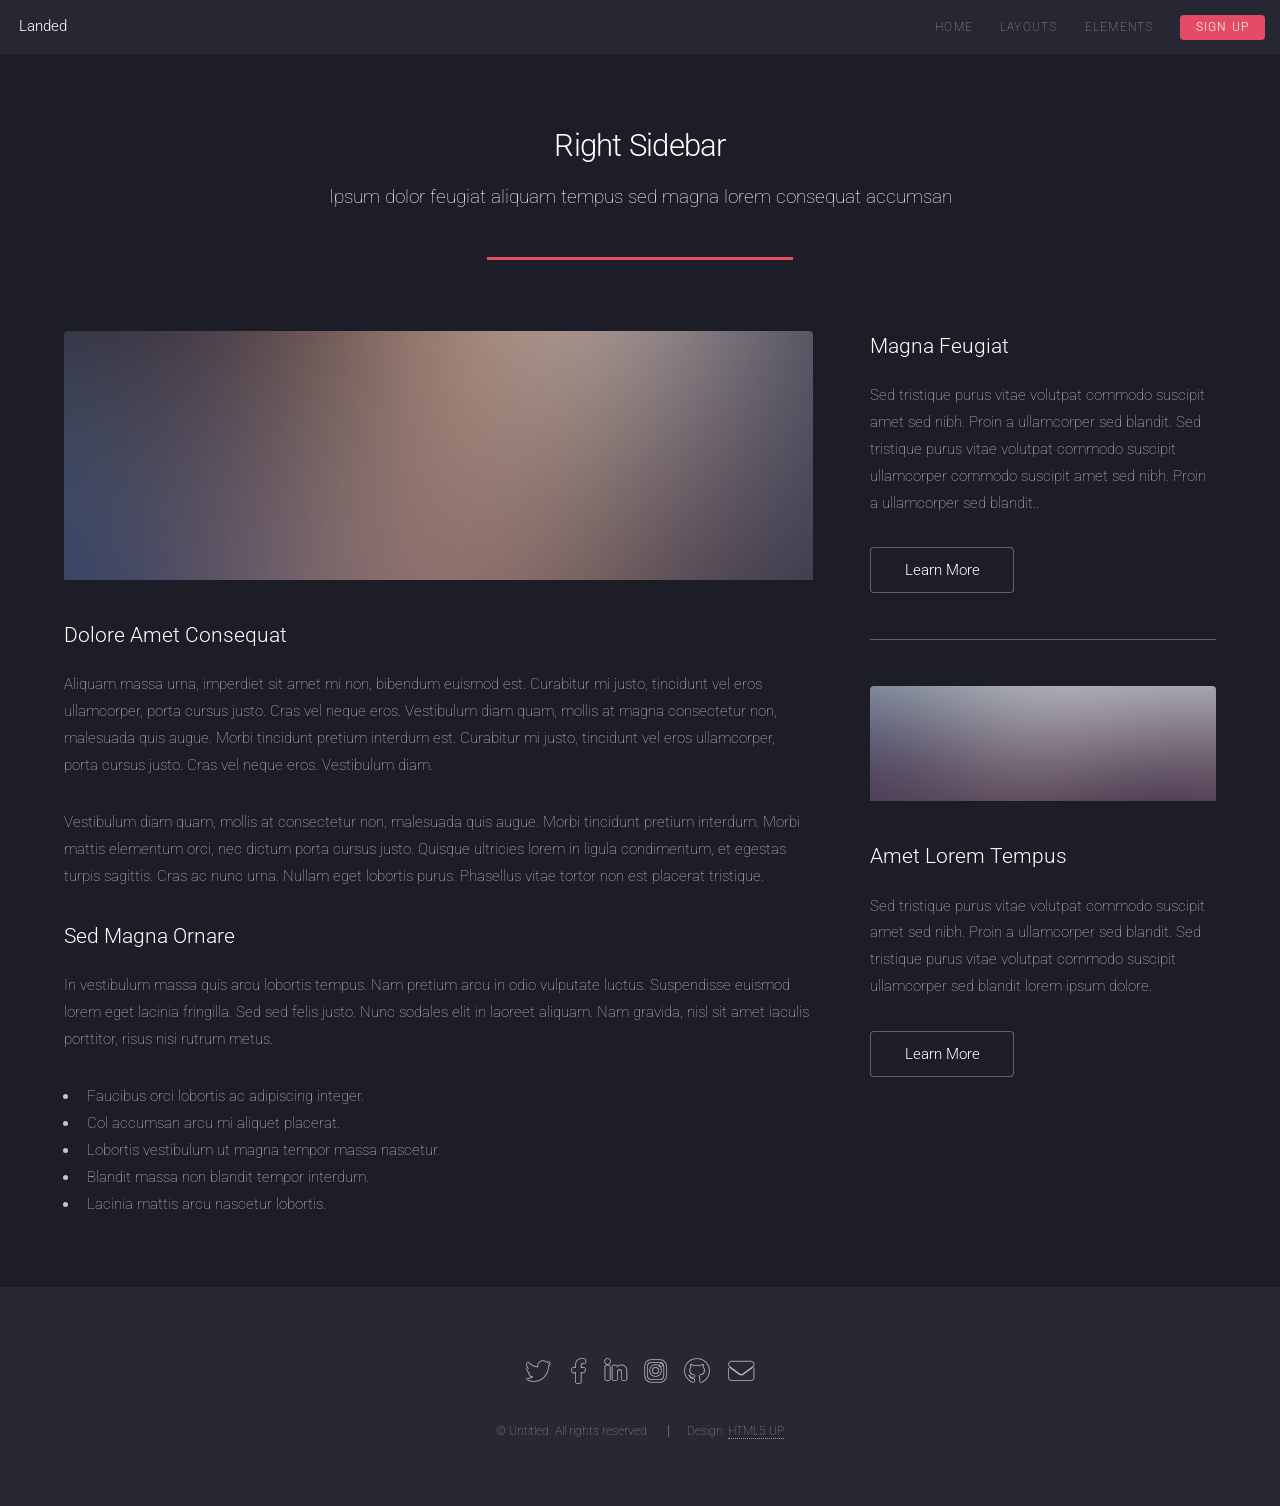
<file: right-sidebar.html>
<!DOCTYPE HTML>
<!--
	Landed by HTML5 UP
	html5up.net | @ajlkn
	Free for personal and commercial use under the CCA 3.0 license (html5up.net/license)
-->
<html>
	<head>
		<title>Right Sidebar - Landed by HTML5 UP</title>
		<meta charset="utf-8" />
		<meta name="viewport" content="width=device-width, initial-scale=1, user-scalable=no" />
		<link rel="stylesheet" href="assets/css/main.css" />
		<noscript><link rel="stylesheet" href="assets/css/noscript.css" /></noscript>
	</head>
	<body class="is-preload">
		<div id="page-wrapper">

			<!-- Header -->
				<header id="header">
					<h1 id="logo"><a href="index.html">Landed</a></h1>
					<nav id="nav">
						<ul>
							<li><a href="index.html">Home</a></li>
							<li>
								<a href="#">Layouts</a>
								<ul>
									<li><a href="left-sidebar.html">Left Sidebar</a></li>
									<li><a href="right-sidebar.html">Right Sidebar</a></li>
									<li><a href="no-sidebar.html">No Sidebar</a></li>
									<li>
										<a href="#">Submenu</a>
										<ul>
											<li><a href="#">Option 1</a></li>
											<li><a href="#">Option 2</a></li>
											<li><a href="#">Option 3</a></li>
											<li><a href="#">Option 4</a></li>
										</ul>
									</li>
								</ul>
							</li>
							<li><a href="elements.html">Elements</a></li>
							<li><a href="#" class="button primary">Sign Up</a></li>
						</ul>
					</nav>
				</header>

			<!-- Main -->
				<div id="main" class="wrapper style1">
					<div class="container">
						<header class="major">
							<h2>Right Sidebar</h2>
							<p>Ipsum dolor feugiat aliquam tempus sed magna lorem consequat accumsan</p>
						</header>
						<div class="row gtr-150">
							<div class="col-8 col-12-medium">

								<!-- Content -->
									<section id="content">
										<a href="#" class="image fit"><img src="images/pic06.jpg" alt="" /></a>
										<h3>Dolore Amet Consequat</h3>
										<p>Aliquam massa urna, imperdiet sit amet mi non, bibendum euismod est. Curabitur mi justo, tincidunt vel eros ullamcorper, porta cursus justo. Cras vel neque eros. Vestibulum diam quam, mollis at magna consectetur non, malesuada quis augue. Morbi tincidunt pretium interdum est. Curabitur mi justo, tincidunt vel eros ullamcorper, porta cursus justo. Cras vel neque eros. Vestibulum diam.</p>
										<p>Vestibulum diam quam, mollis at consectetur non, malesuada quis augue. Morbi tincidunt pretium interdum. Morbi mattis elementum orci, nec dictum porta cursus justo. Quisque ultricies lorem in ligula condimentum, et egestas turpis sagittis. Cras ac nunc urna. Nullam eget lobortis purus. Phasellus vitae tortor non est placerat tristique.</p>
										<h3>Sed Magna Ornare</h3>
										<p>In vestibulum massa quis arcu lobortis tempus. Nam pretium arcu in odio vulputate luctus. Suspendisse euismod lorem eget lacinia fringilla. Sed sed felis justo. Nunc sodales elit in laoreet aliquam. Nam gravida, nisl sit amet iaculis porttitor, risus nisi rutrum metus.</p>
										<ul>
											<li>Faucibus orci lobortis ac adipiscing integer.</li>
											<li>Col accumsan arcu mi aliquet placerat.</li>
											<li>Lobortis vestibulum ut magna tempor massa nascetur.</li>
											<li>Blandit massa non blandit tempor interdum.</li>
											<li>Lacinia mattis arcu nascetur lobortis.</li>
										</ul>
									</section>

							</div>
							<div class="col-4 col-12-medium">

								<!-- Sidebar -->
									<section id="sidebar">
										<section>
											<h3>Magna Feugiat</h3>
											<p>Sed tristique purus vitae volutpat commodo suscipit amet sed nibh. Proin a ullamcorper sed blandit. Sed tristique purus vitae volutpat commodo suscipit ullamcorper commodo suscipit amet sed nibh. Proin a ullamcorper sed blandit..</p>
											<footer>
												<ul class="actions">
													<li><a href="#" class="button">Learn More</a></li>
												</ul>
											</footer>
										</section>
										<hr />
										<section>
											<a href="#" class="image fit"><img src="images/pic07.jpg" alt="" /></a>
											<h3>Amet Lorem Tempus</h3>
											<p>Sed tristique purus vitae volutpat commodo suscipit amet sed nibh. Proin a ullamcorper sed blandit. Sed tristique purus vitae volutpat commodo suscipit ullamcorper sed blandit lorem ipsum dolore.</p>
											<footer>
												<ul class="actions">
													<li><a href="#" class="button">Learn More</a></li>
												</ul>
											</footer>
										</section>
									</section>

							</div>
						</div>
					</div>
				</div>

			<!-- Footer -->
				<footer id="footer">
					<ul class="icons">
						<li><a href="#" class="icon brands alt fa-twitter"><span class="label">Twitter</span></a></li>
						<li><a href="#" class="icon brands alt fa-facebook-f"><span class="label">Facebook</span></a></li>
						<li><a href="#" class="icon brands alt fa-linkedin-in"><span class="label">LinkedIn</span></a></li>
						<li><a href="#" class="icon brands alt fa-instagram"><span class="label">Instagram</span></a></li>
						<li><a href="#" class="icon brands alt fa-github"><span class="label">GitHub</span></a></li>
						<li><a href="#" class="icon solid alt fa-envelope"><span class="label">Email</span></a></li>
					</ul>
					<ul class="copyright">
						<li>&copy; Untitled. All rights reserved.</li><li>Design: <a href="http://html5up.net">HTML5 UP</a></li>
					</ul>
				</footer>

		</div>

		<!-- Scripts -->
			<script src="assets/js/jquery.min.js"></script>
			<script src="assets/js/jquery.scrolly.min.js"></script>
			<script src="assets/js/jquery.dropotron.min.js"></script>
			<script src="assets/js/jquery.scrollex.min.js"></script>
			<script src="assets/js/browser.min.js"></script>
			<script src="assets/js/breakpoints.min.js"></script>
			<script src="assets/js/util.js"></script>
			<script src="assets/js/main.js"></script>

	</body>
</html>
</file>
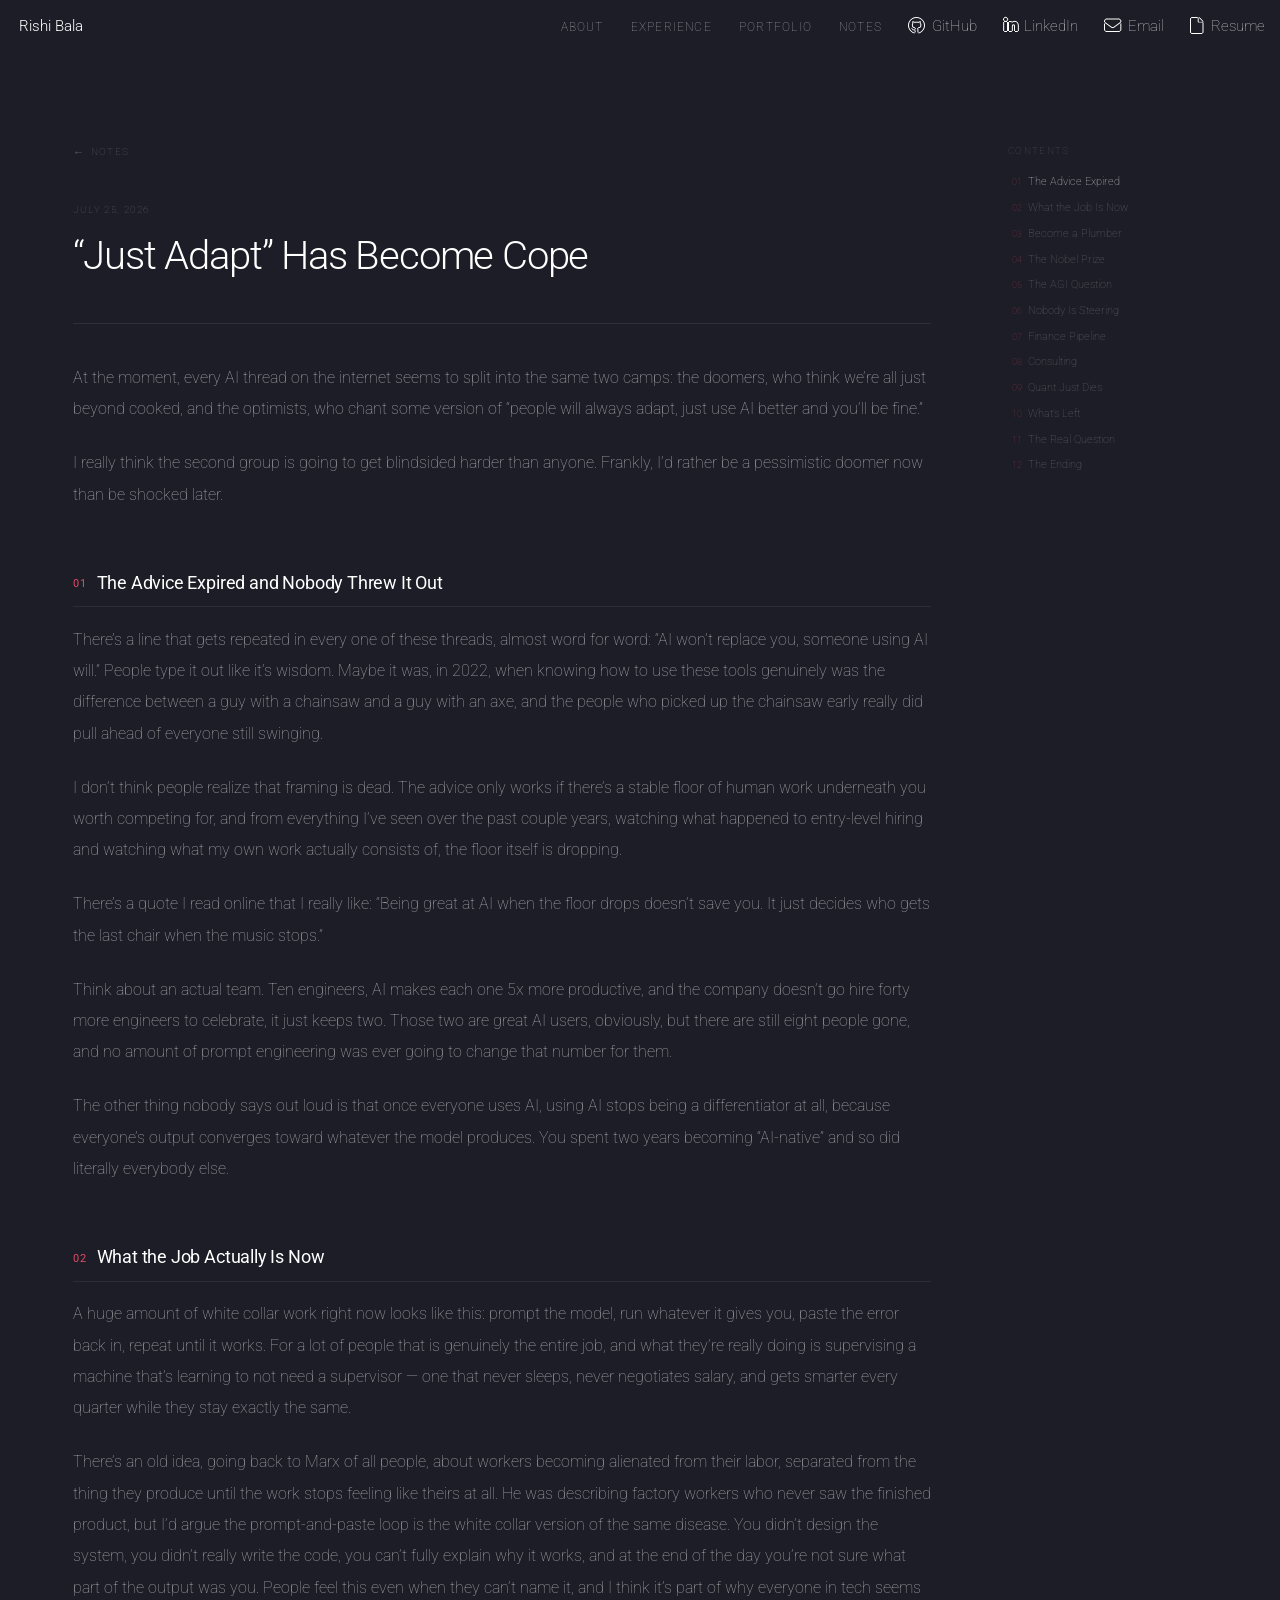
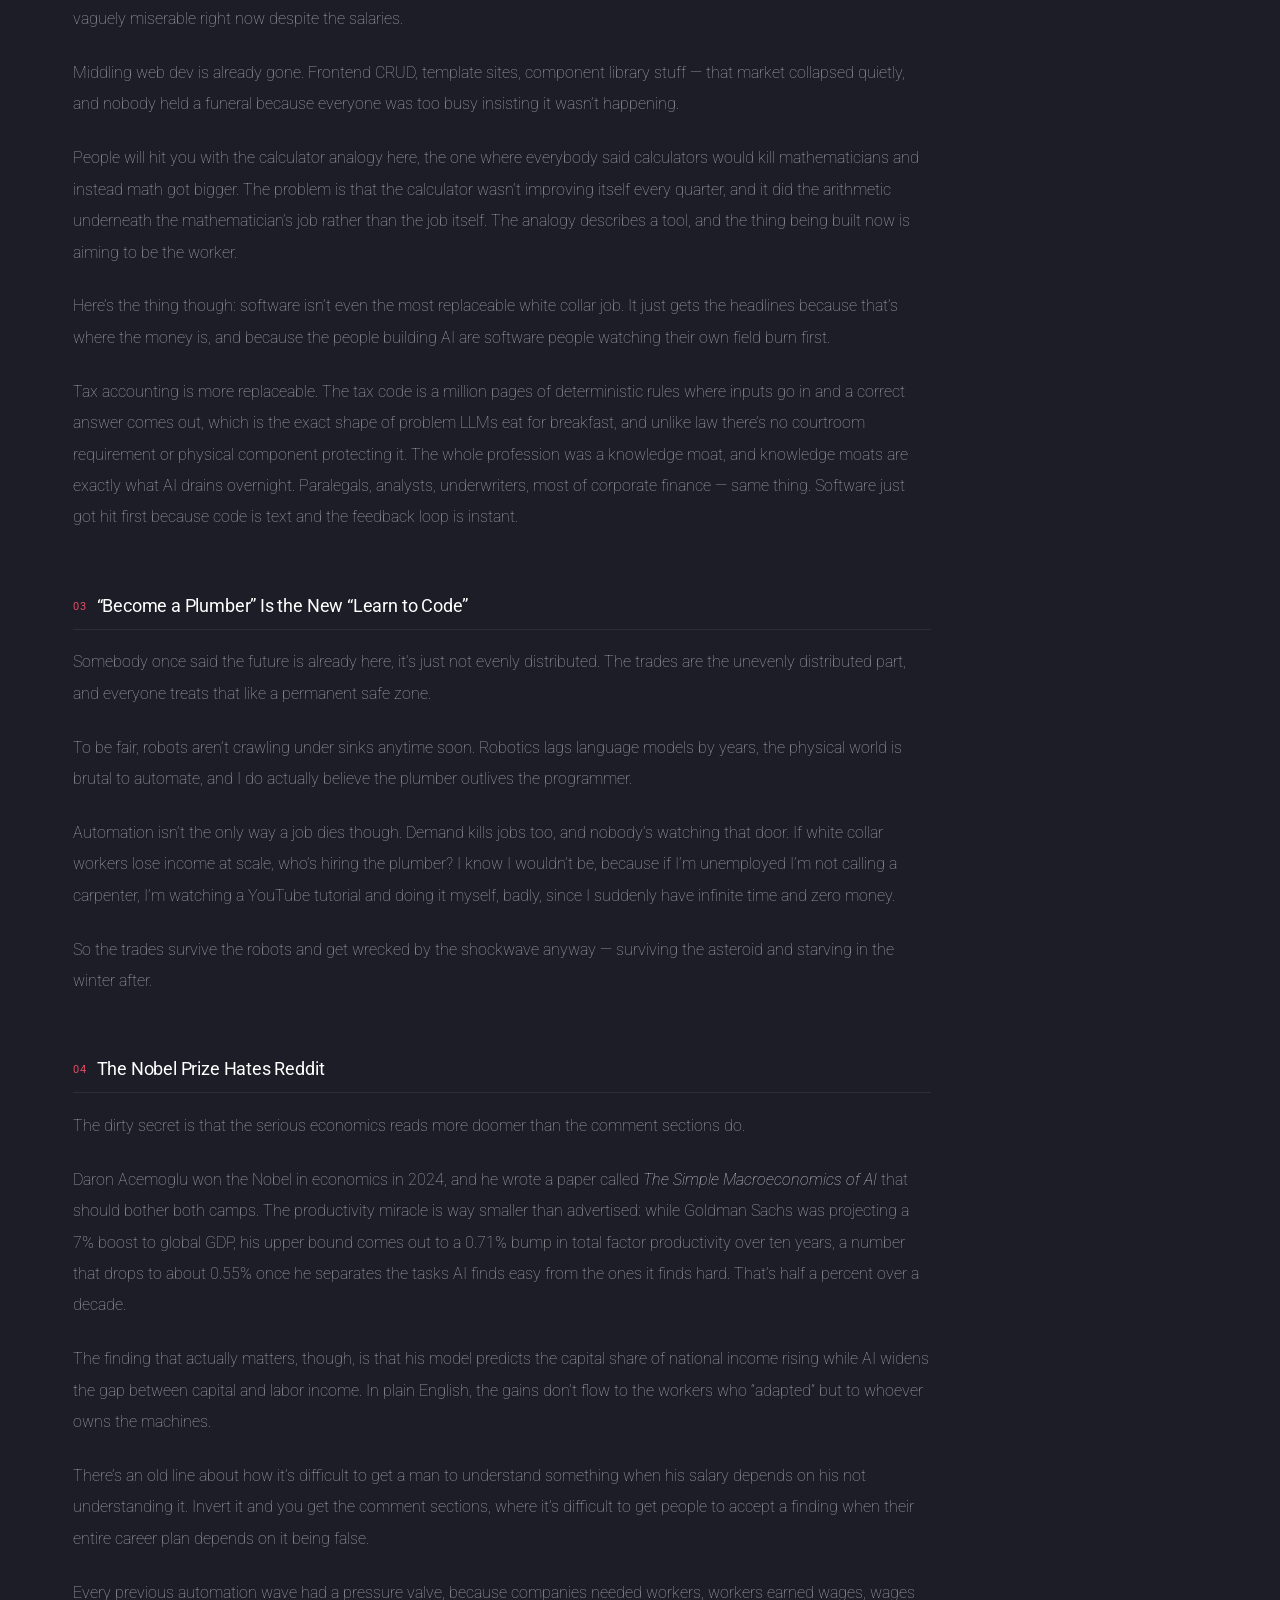
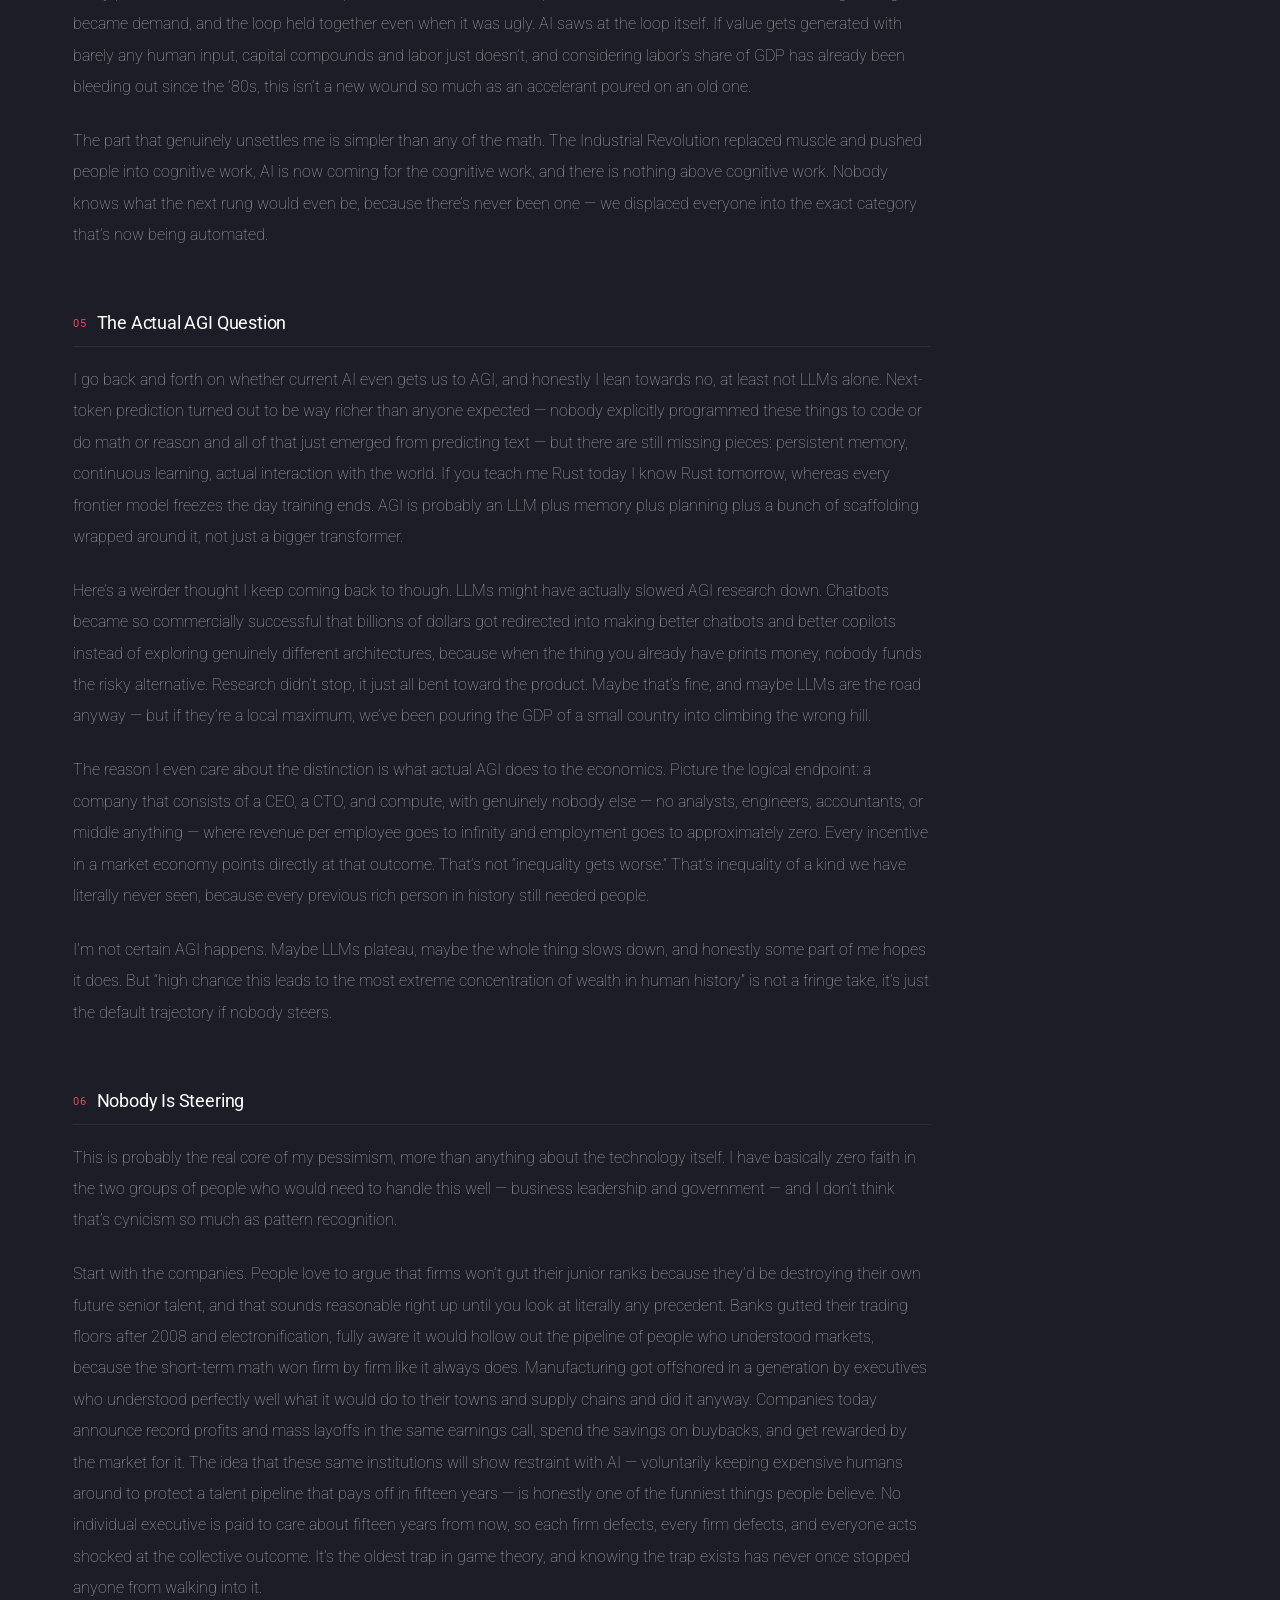
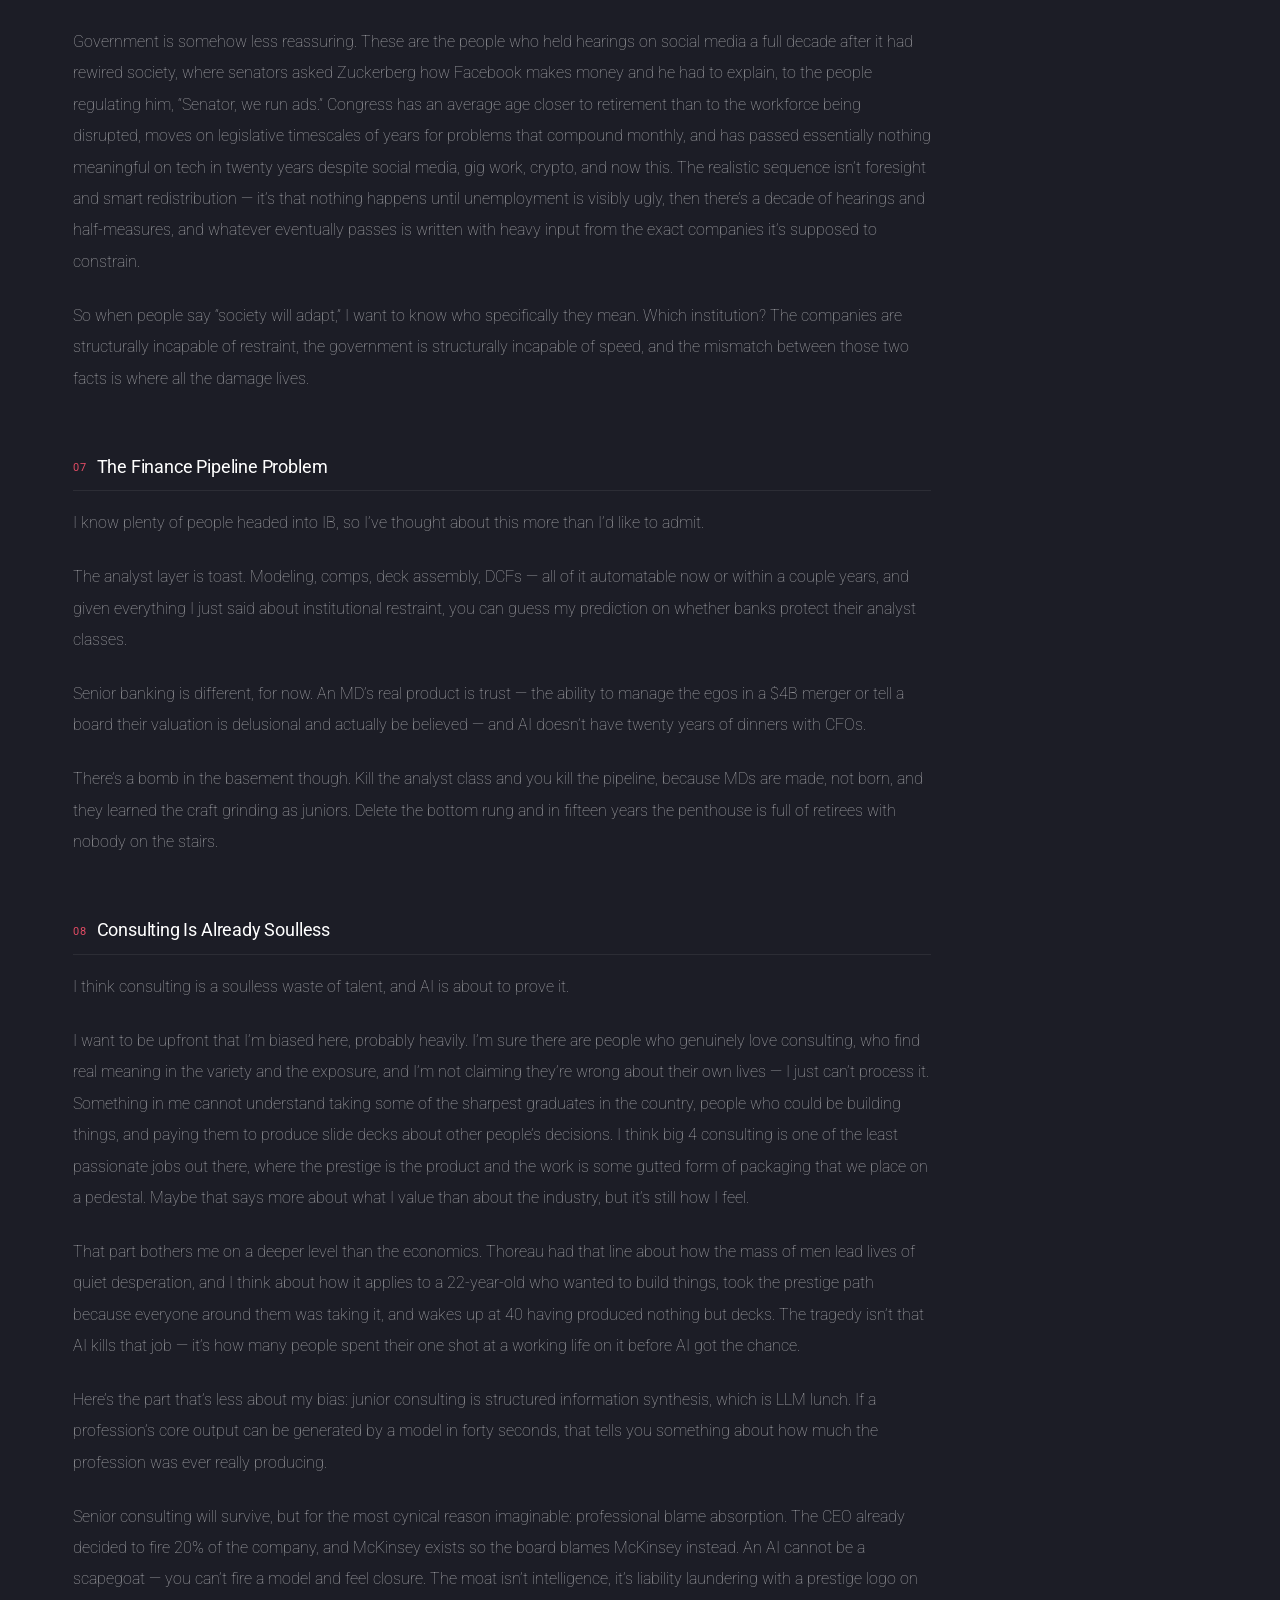
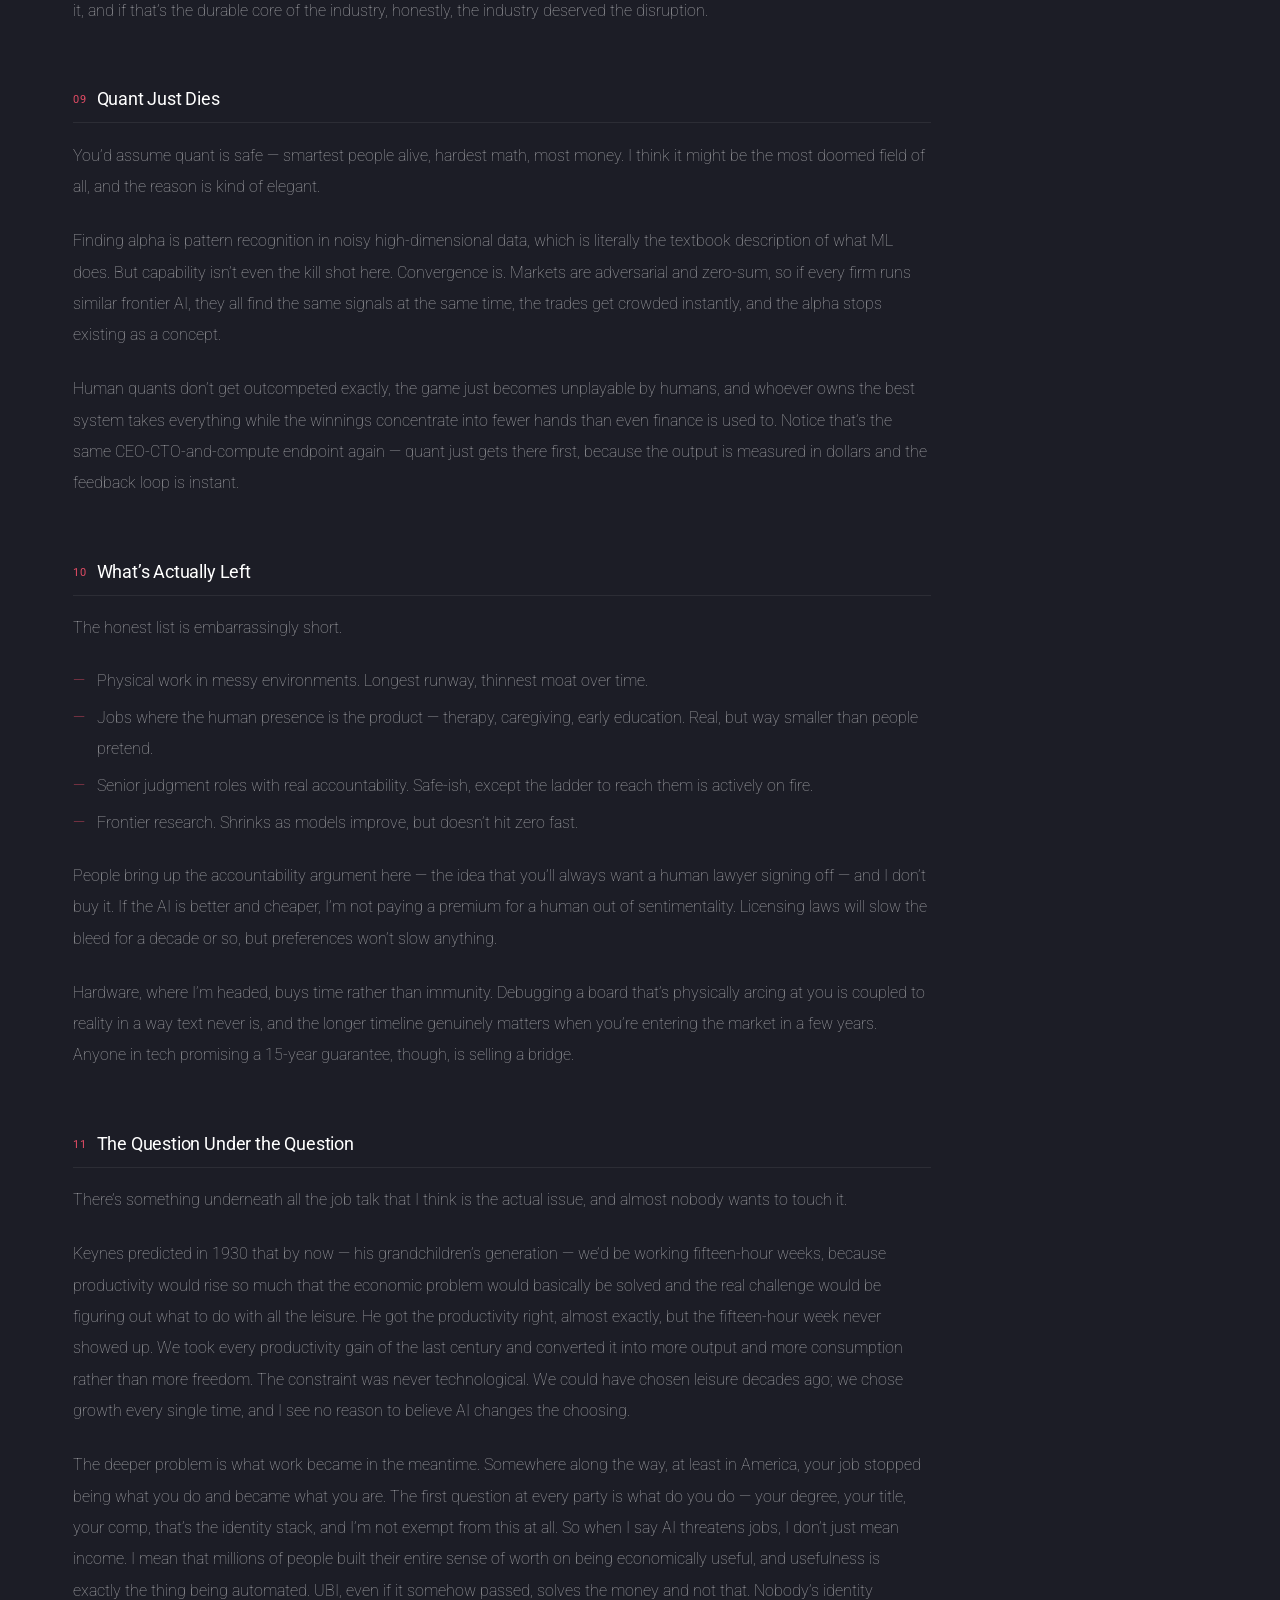
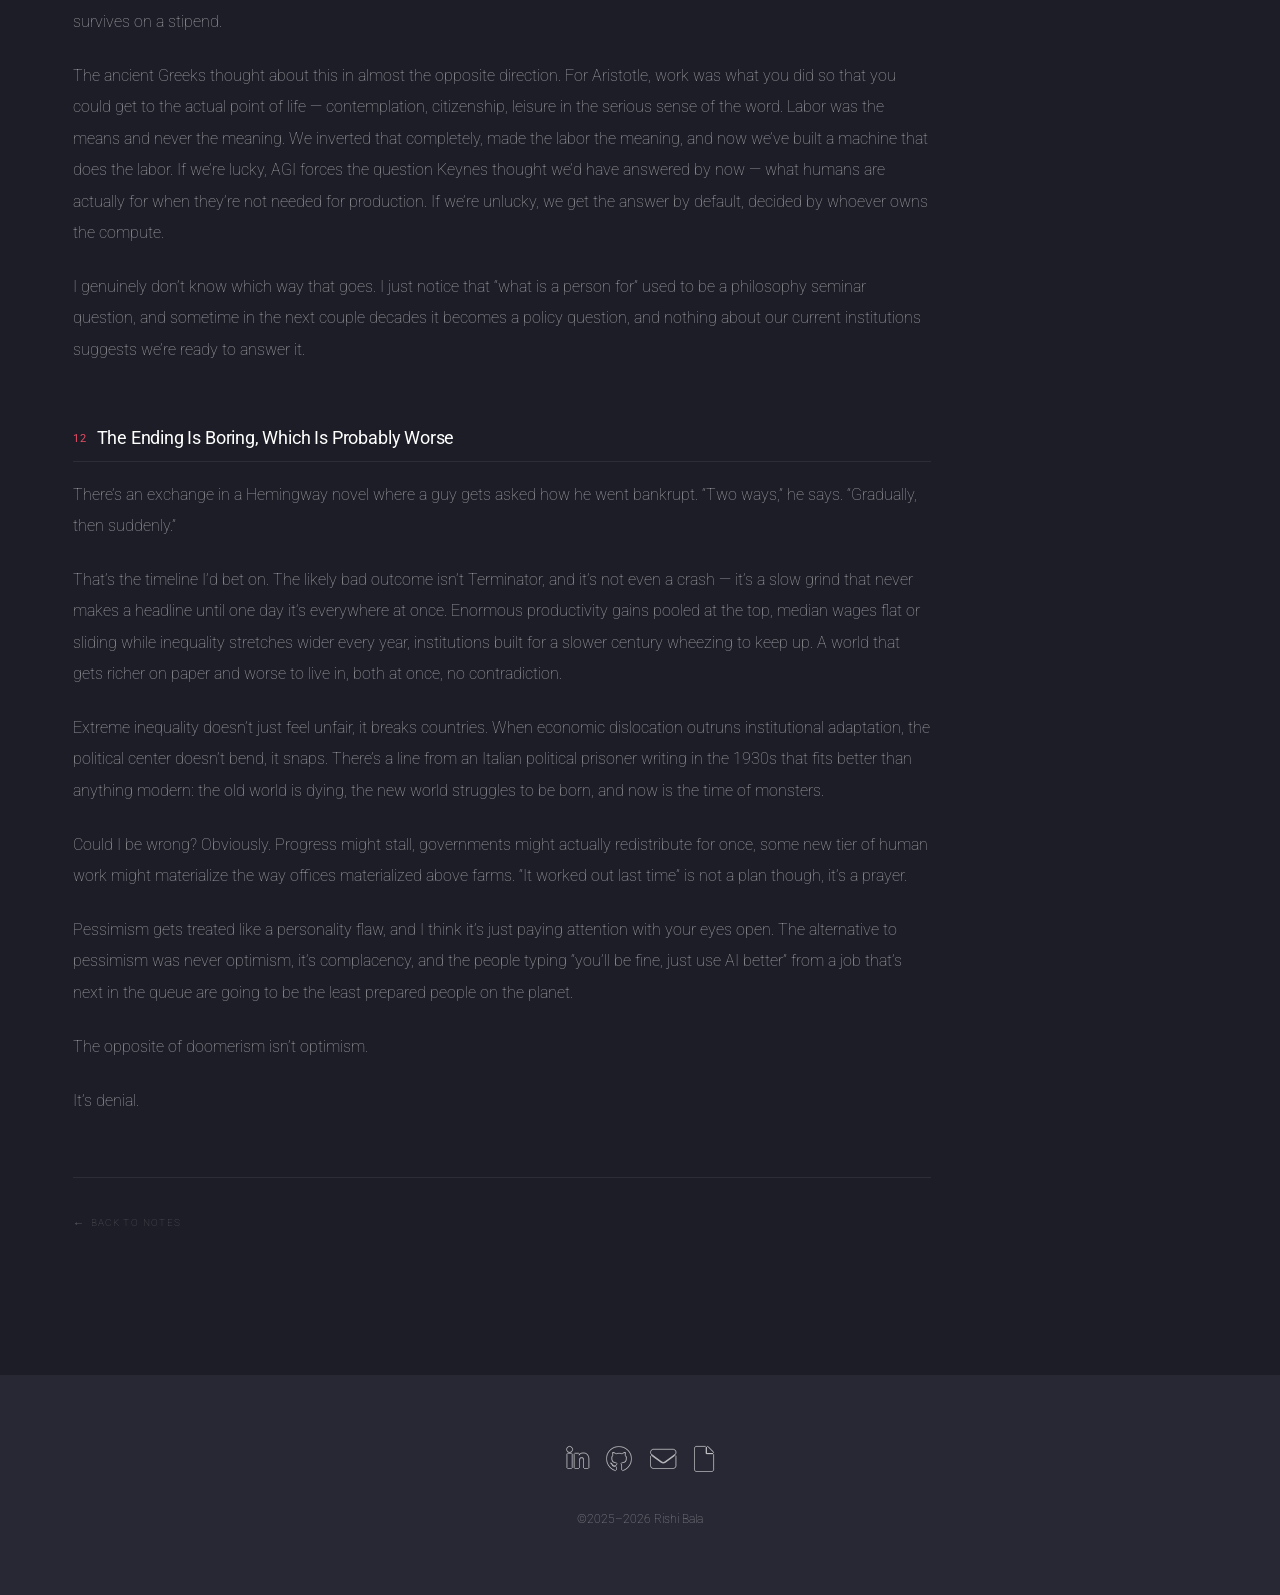
<file: blog/just-adapt.html>
<!DOCTYPE HTML>

<html>

<head>
	<title>&ldquo;Just Adapt&rdquo; Has Become Cope &mdash; Rishi Bala</title>
	<meta charset="utf-8" />
	<meta name="viewport" content="width=device-width, initial-scale=1, user-scalable=no" />
	<link rel="stylesheet" href="../assets/css/main.css" />
	<link rel="icon" type="image/png" href="../pic100.ico" />
	<style>
		/* ── Layout ── */
		#post {
			padding: 9em 2em 7em;
			min-height: 100vh;
		}

		.article-layout {
			max-width: 74em;
			margin: 0 auto;
			display: grid;
			grid-template-columns: 1fr 13em;
			gap: 5em;
			align-items: start;
		}

		/* ── Back link ── */
		.article-back {
			display: inline-flex;
			align-items: center;
			gap: 0.5em;
			font-size: 0.68em;
			letter-spacing: 0.13em;
			text-transform: uppercase;
			color: rgba(255, 255, 255, 0.28) !important;
			border-bottom: 0 !important;
			margin-bottom: 3em;
			transition: color 0.2s ease-in-out;
		}
		.article-back:hover { color: #e44c65 !important; }
		.article-back::before { content: '←'; font-size: 1.1em; }

		/* ── Header ── */
		.article-date {
			font-size: 0.68em;
			letter-spacing: 0.13em;
			text-transform: uppercase;
			color: rgba(255, 255, 255, 0.28);
			margin-bottom: 0.75em;
		}

		h2.article-title {
			font-size: 2.6em;
			line-height: 1.18em;
			letter-spacing: -0.03em;
			color: #ffffff;
			font-weight: 300;
			margin-bottom: 0;
			padding-bottom: 1.1em;
			border-bottom: 1px solid rgba(255, 255, 255, 0.08);
		}

		/* ── Body ── */
		.article-body {
			margin-top: 2.5em;
			counter-reset: section;
		}

		.article-body > p {
			font-size: 1.05em;
			line-height: 1.95em;
			color: rgba(255, 255, 255, 0.62);
			margin-bottom: 1.4em;
		}

		/* Section headings */
		.article-body h3 {
			font-size: 1.2em;
			font-weight: 400;
			color: #ffffff;
			letter-spacing: -0.01em;
			margin: 3.25em 0 0.9em;
			line-height: 1.4em;
			padding-bottom: 0.5em;
			border-bottom: 1px solid rgba(255, 255, 255, 0.07);
			counter-increment: section;
		}

		.article-body h3::before {
			content: counter(section, decimal-leading-zero) " ";
			font-size: 0.6em;
			letter-spacing: 0.1em;
			color: #e44c65;
			font-weight: 400;
			margin-right: 0.5em;
			vertical-align: middle;
		}

		/* ── List ── */
		.article-body ul {
			list-style: none;
			padding-left: 0;
			margin-bottom: 1.4em;
		}
		.article-body ul li {
			font-size: 1.05em;
			line-height: 1.9em;
			color: rgba(255, 255, 255, 0.62);
			padding-left: 1.5em;
			position: relative;
			margin-bottom: 0.4em;
		}
		.article-body ul li::before {
			content: '—';
			color: #e44c65;
			position: absolute;
			left: 0;
		}

		.article-body em {
			color: rgba(255, 255, 255, 0.78);
			font-style: italic;
		}

		/* ── Closing ── */
		.article-end {
			margin-top: 4em;
			padding-top: 2em;
			border-top: 1px solid rgba(255, 255, 255, 0.07);
		}

		/* ── Table of Contents sidebar ── */
		.toc {
			position: sticky;
			top: 8em;
		}

		.toc-label {
			font-size: 0.62em;
			letter-spacing: 0.14em;
			text-transform: uppercase;
			color: rgba(255, 255, 255, 0.22);
			margin-bottom: 1em;
		}

		.toc ol {
			list-style: none;
			padding: 0;
			margin: 0;
			counter-reset: toc;
		}

		.toc ol li {
			counter-increment: toc;
			margin-bottom: 0.6em;
		}

		.toc ol li a {
			font-size: 0.72em;
			line-height: 1.5em;
			color: rgba(255, 255, 255, 0.3) !important;
			border-bottom: 0 !important;
			display: flex;
			gap: 0.6em;
			align-items: baseline;
			transition: color 0.15s ease-in-out;
		}

		.toc ol li a::before {
			content: counter(toc, decimal-leading-zero);
			font-size: 0.85em;
			color: rgba(228, 76, 101, 0.5);
			flex-shrink: 0;
		}

		.toc ol li a:hover { color: #ffffff !important; }
		.toc ol li a.toc-active { color: rgba(255, 255, 255, 0.75) !important; }

		/* ── Mobile: stack layout ── */
		@media screen and (max-width: 860px) {
			.article-layout {
				grid-template-columns: 1fr;
				gap: 0;
			}
			.toc { display: none; }
			h2.article-title { font-size: 1.9em; }
			.article-body > p { font-size: 0.97em; }
			.article-body h3 { font-size: 1.05em; }
		}
	</style>
	<noscript>
		<link rel="stylesheet" href="../assets/css/noscript.css" />
	</noscript>
</head>

<body class="is-preload landing">
	<div id="page-wrapper">

		<!-- Header -->
		<header id="header">
			<h1 id="logo"><a href="../index.html">Rishi Bala</a></h1>
			<nav id="nav">
				<ul>
					<li><a href="../index.html#one">About</a></li>
					<li><a href="../index.html#ipc">Experience</a></li>
					<li><a href="../index.html#five">Portfolio</a></li>
					<li><a href="../notes.html">Notes</a></li>
					<li><a href="https://github.com/rbala25" class="icon brands alt fa-github"><span class="label">GitHub</span></a></li>
					<li><a href="https://www.linkedin.com/in/rishi-bala-443583258/" class="icon brands alt fa-linkedin-in"><span class="label">LinkedIn</span></a></li>
					<li><a href="mailto:rishibala2007@gmail.com" class="icon solid alt fa-envelope"><span class="label">Email</span></a></li>
					<li><a href="../images/Rishi Bala Resume.pdf" class="icon solid alt fa-file"><span class="label">Resume</span></a></li>
				</ul>
			</nav>
		</header>

		<!-- Post -->
		<article id="post">
			<div class="article-layout">

				<!-- Main content -->
				<div class="article-main">

					<a href="../notes.html" class="article-back">Notes</a>

					<p class="article-date">July 25, 2026</p>
					<h2 class="article-title">&ldquo;Just Adapt&rdquo; Has Become Cope</h2>

					<div class="article-body">

						<p>At the moment, every AI thread on the internet seems to split into the same two camps: the doomers, who think we&rsquo;re all just beyond cooked, and the optimists, who chant some version of &ldquo;people will always adapt, just use AI better and you&rsquo;ll be fine.&rdquo;</p>
						<p>I really think the second group is going to get blindsided harder than anyone. Frankly, I&rsquo;d rather be a pessimistic doomer now than be shocked later.</p>

						<h3 id="s1">The Advice Expired and Nobody Threw It Out</h3>
						<p>There&rsquo;s a line that gets repeated in every one of these threads, almost word for word: &ldquo;AI won&rsquo;t replace you, someone using AI will.&rdquo; People type it out like it&rsquo;s wisdom. Maybe it was, in 2022, when knowing how to use these tools genuinely was the difference between a guy with a chainsaw and a guy with an axe, and the people who picked up the chainsaw early really did pull ahead of everyone still swinging.</p>
						<p>I don&rsquo;t think people realize that framing is dead. The advice only works if there&rsquo;s a stable floor of human work underneath you worth competing for, and from everything I&rsquo;ve seen over the past couple years, watching what happened to entry-level hiring and watching what my own work actually consists of, the floor itself is dropping.</p>
						<p>There&rsquo;s a quote I read online that I really like: &ldquo;Being great at AI when the floor drops doesn&rsquo;t save you. It just decides who gets the last chair when the music stops.&rdquo;</p>
						<p>Think about an actual team. Ten engineers, AI makes each one 5x more productive, and the company doesn&rsquo;t go hire forty more engineers to celebrate, it just keeps two. Those two are great AI users, obviously, but there are still eight people gone, and no amount of prompt engineering was ever going to change that number for them.</p>
						<p>The other thing nobody says out loud is that once everyone uses AI, using AI stops being a differentiator at all, because everyone&rsquo;s output converges toward whatever the model produces. You spent two years becoming &ldquo;AI-native&rdquo; and so did literally everybody else.</p>

						<h3 id="s2">What the Job Actually Is Now</h3>
						<p>A huge amount of white collar work right now looks like this: prompt the model, run whatever it gives you, paste the error back in, repeat until it works. For a lot of people that is genuinely the entire job, and what they&rsquo;re really doing is supervising a machine that&rsquo;s learning to not need a supervisor &mdash; one that never sleeps, never negotiates salary, and gets smarter every quarter while they stay exactly the same.</p>
						<p>There&rsquo;s an old idea, going back to Marx of all people, about workers becoming alienated from their labor, separated from the thing they produce until the work stops feeling like theirs at all. He was describing factory workers who never saw the finished product, but I&rsquo;d argue the prompt-and-paste loop is the white collar version of the same disease. You didn&rsquo;t design the system, you didn&rsquo;t really write the code, you can&rsquo;t fully explain why it works, and at the end of the day you&rsquo;re not sure what part of the output was you. People feel this even when they can&rsquo;t name it, and I think it&rsquo;s part of why everyone in tech seems vaguely miserable right now despite the salaries.</p>
						<p>Middling web dev is already gone. Frontend CRUD, template sites, component library stuff &mdash; that market collapsed quietly, and nobody held a funeral because everyone was too busy insisting it wasn&rsquo;t happening.</p>
						<p>People will hit you with the calculator analogy here, the one where everybody said calculators would kill mathematicians and instead math got bigger. The problem is that the calculator wasn&rsquo;t improving itself every quarter, and it did the arithmetic underneath the mathematician&rsquo;s job rather than the job itself. The analogy describes a tool, and the thing being built now is aiming to be the worker.</p>
						<p>Here&rsquo;s the thing though: software isn&rsquo;t even the most replaceable white collar job. It just gets the headlines because that&rsquo;s where the money is, and because the people building AI are software people watching their own field burn first.</p>
						<p>Tax accounting is more replaceable. The tax code is a million pages of deterministic rules where inputs go in and a correct answer comes out, which is the exact shape of problem LLMs eat for breakfast, and unlike law there&rsquo;s no courtroom requirement or physical component protecting it. The whole profession was a knowledge moat, and knowledge moats are exactly what AI drains overnight. Paralegals, analysts, underwriters, most of corporate finance &mdash; same thing. Software just got hit first because code is text and the feedback loop is instant.</p>

						<h3 id="s3">&ldquo;Become a Plumber&rdquo; Is the New &ldquo;Learn to Code&rdquo;</h3>
						<p>Somebody once said the future is already here, it&rsquo;s just not evenly distributed. The trades are the unevenly distributed part, and everyone treats that like a permanent safe zone.</p>
						<p>To be fair, robots aren&rsquo;t crawling under sinks anytime soon. Robotics lags language models by years, the physical world is brutal to automate, and I do actually believe the plumber outlives the programmer.</p>
						<p>Automation isn&rsquo;t the only way a job dies though. Demand kills jobs too, and nobody&rsquo;s watching that door. If white collar workers lose income at scale, who&rsquo;s hiring the plumber? I know I wouldn&rsquo;t be, because if I&rsquo;m unemployed I&rsquo;m not calling a carpenter, I&rsquo;m watching a YouTube tutorial and doing it myself, badly, since I suddenly have infinite time and zero money.</p>
						<p>So the trades survive the robots and get wrecked by the shockwave anyway &mdash; surviving the asteroid and starving in the winter after.</p>

						<h3 id="s4">The Nobel Prize Hates Reddit</h3>
						<p>The dirty secret is that the serious economics reads more doomer than the comment sections do.</p>
						<p>Daron Acemoglu won the Nobel in economics in 2024, and he wrote a paper called <em>The Simple Macroeconomics of AI</em> that should bother both camps. The productivity miracle is way smaller than advertised: while Goldman Sachs was projecting a 7% boost to global GDP, his upper bound comes out to a 0.71% bump in total factor productivity over ten years, a number that drops to about 0.55% once he separates the tasks AI finds easy from the ones it finds hard. That&rsquo;s half a percent over a decade.</p>
						<p>The finding that actually matters, though, is that his model predicts the capital share of national income rising while AI widens the gap between capital and labor income. In plain English, the gains don&rsquo;t flow to the workers who &ldquo;adapted&rdquo; but to whoever owns the machines.</p>
						<p>There&rsquo;s an old line about how it&rsquo;s difficult to get a man to understand something when his salary depends on his not understanding it. Invert it and you get the comment sections, where it&rsquo;s difficult to get people to accept a finding when their entire career plan depends on it being false.</p>
						<p>Every previous automation wave had a pressure valve, because companies needed workers, workers earned wages, wages became demand, and the loop held together even when it was ugly. AI saws at the loop itself. If value gets generated with barely any human input, capital compounds and labor just doesn&rsquo;t, and considering labor&rsquo;s share of GDP has already been bleeding out since the &rsquo;80s, this isn&rsquo;t a new wound so much as an accelerant poured on an old one.</p>
						<p>The part that genuinely unsettles me is simpler than any of the math. The Industrial Revolution replaced muscle and pushed people into cognitive work, AI is now coming for the cognitive work, and there is nothing above cognitive work. Nobody knows what the next rung would even be, because there&rsquo;s never been one &mdash; we displaced everyone into the exact category that&rsquo;s now being automated.</p>

						<h3 id="s5">The Actual AGI Question</h3>
						<p>I go back and forth on whether current AI even gets us to AGI, and honestly I lean towards no, at least not LLMs alone. Next-token prediction turned out to be way richer than anyone expected &mdash; nobody explicitly programmed these things to code or do math or reason and all of that just emerged from predicting text &mdash; but there are still missing pieces: persistent memory, continuous learning, actual interaction with the world. If you teach me Rust today I know Rust tomorrow, whereas every frontier model freezes the day training ends. AGI is probably an LLM plus memory plus planning plus a bunch of scaffolding wrapped around it, not just a bigger transformer.</p>
						<p>Here&rsquo;s a weirder thought I keep coming back to though. LLMs might have actually slowed AGI research down. Chatbots became so commercially successful that billions of dollars got redirected into making better chatbots and better copilots instead of exploring genuinely different architectures, because when the thing you already have prints money, nobody funds the risky alternative. Research didn&rsquo;t stop, it just all bent toward the product. Maybe that&rsquo;s fine, and maybe LLMs are the road anyway &mdash; but if they&rsquo;re a local maximum, we&rsquo;ve been pouring the GDP of a small country into climbing the wrong hill.</p>
						<p>The reason I even care about the distinction is what actual AGI does to the economics. Picture the logical endpoint: a company that consists of a CEO, a CTO, and compute, with genuinely nobody else &mdash; no analysts, engineers, accountants, or middle anything &mdash; where revenue per employee goes to infinity and employment goes to approximately zero. Every incentive in a market economy points directly at that outcome. That&rsquo;s not &ldquo;inequality gets worse.&rdquo; That&rsquo;s inequality of a kind we have literally never seen, because every previous rich person in history still needed people.</p>
						<p>I&rsquo;m not certain AGI happens. Maybe LLMs plateau, maybe the whole thing slows down, and honestly some part of me hopes it does. But &ldquo;high chance this leads to the most extreme concentration of wealth in human history&rdquo; is not a fringe take, it&rsquo;s just the default trajectory if nobody steers.</p>

						<h3 id="s6">Nobody Is Steering</h3>
						<p>This is probably the real core of my pessimism, more than anything about the technology itself. I have basically zero faith in the two groups of people who would need to handle this well &mdash; business leadership and government &mdash; and I don&rsquo;t think that&rsquo;s cynicism so much as pattern recognition.</p>
						<p>Start with the companies. People love to argue that firms won&rsquo;t gut their junior ranks because they&rsquo;d be destroying their own future senior talent, and that sounds reasonable right up until you look at literally any precedent. Banks gutted their trading floors after 2008 and electronification, fully aware it would hollow out the pipeline of people who understood markets, because the short-term math won firm by firm like it always does. Manufacturing got offshored in a generation by executives who understood perfectly well what it would do to their towns and supply chains and did it anyway. Companies today announce record profits and mass layoffs in the same earnings call, spend the savings on buybacks, and get rewarded by the market for it. The idea that these same institutions will show restraint with AI &mdash; voluntarily keeping expensive humans around to protect a talent pipeline that pays off in fifteen years &mdash; is honestly one of the funniest things people believe. No individual executive is paid to care about fifteen years from now, so each firm defects, every firm defects, and everyone acts shocked at the collective outcome. It&rsquo;s the oldest trap in game theory, and knowing the trap exists has never once stopped anyone from walking into it.</p>
						<p>Government is somehow less reassuring. These are the people who held hearings on social media a full decade after it had rewired society, where senators asked Zuckerberg how Facebook makes money and he had to explain, to the people regulating him, &ldquo;Senator, we run ads.&rdquo; Congress has an average age closer to retirement than to the workforce being disrupted, moves on legislative timescales of years for problems that compound monthly, and has passed essentially nothing meaningful on tech in twenty years despite social media, gig work, crypto, and now this. The realistic sequence isn&rsquo;t foresight and smart redistribution &mdash; it&rsquo;s that nothing happens until unemployment is visibly ugly, then there&rsquo;s a decade of hearings and half-measures, and whatever eventually passes is written with heavy input from the exact companies it&rsquo;s supposed to constrain.</p>
						<p>So when people say &ldquo;society will adapt,&rdquo; I want to know who specifically they mean. Which institution? The companies are structurally incapable of restraint, the government is structurally incapable of speed, and the mismatch between those two facts is where all the damage lives.</p>

						<h3 id="s7">The Finance Pipeline Problem</h3>
						<p>I know plenty of people headed into IB, so I&rsquo;ve thought about this more than I&rsquo;d like to admit.</p>
						<p>The analyst layer is toast. Modeling, comps, deck assembly, DCFs &mdash; all of it automatable now or within a couple years, and given everything I just said about institutional restraint, you can guess my prediction on whether banks protect their analyst classes.</p>
						<p>Senior banking is different, for now. An MD&rsquo;s real product is trust &mdash; the ability to manage the egos in a $4B merger or tell a board their valuation is delusional and actually be believed &mdash; and AI doesn&rsquo;t have twenty years of dinners with CFOs.</p>
						<p>There&rsquo;s a bomb in the basement though. Kill the analyst class and you kill the pipeline, because MDs are made, not born, and they learned the craft grinding as juniors. Delete the bottom rung and in fifteen years the penthouse is full of retirees with nobody on the stairs.</p>

						<h3 id="s8">Consulting Is Already Soulless</h3>
						<p>I think consulting is a soulless waste of talent, and AI is about to prove it.</p>
						<p>I want to be upfront that I&rsquo;m biased here, probably heavily. I&rsquo;m sure there are people who genuinely love consulting, who find real meaning in the variety and the exposure, and I&rsquo;m not claiming they&rsquo;re wrong about their own lives &mdash; I just can&rsquo;t process it. Something in me cannot understand taking some of the sharpest graduates in the country, people who could be building things, and paying them to produce slide decks about other people&rsquo;s decisions. I think big 4 consulting is one of the least passionate jobs out there, where the prestige is the product and the work is some gutted form of packaging that we place on a pedestal. Maybe that says more about what I value than about the industry, but it&rsquo;s still how I feel.</p>
						<p>That part bothers me on a deeper level than the economics. Thoreau had that line about how the mass of men lead lives of quiet desperation, and I think about how it applies to a 22-year-old who wanted to build things, took the prestige path because everyone around them was taking it, and wakes up at 40 having produced nothing but decks. The tragedy isn&rsquo;t that AI kills that job &mdash; it&rsquo;s how many people spent their one shot at a working life on it before AI got the chance.</p>
						<p>Here&rsquo;s the part that&rsquo;s less about my bias: junior consulting is structured information synthesis, which is LLM lunch. If a profession&rsquo;s core output can be generated by a model in forty seconds, that tells you something about how much the profession was ever really producing.</p>
						<p>Senior consulting will survive, but for the most cynical reason imaginable: professional blame absorption. The CEO already decided to fire 20% of the company, and McKinsey exists so the board blames McKinsey instead. An AI cannot be a scapegoat &mdash; you can&rsquo;t fire a model and feel closure. The moat isn&rsquo;t intelligence, it&rsquo;s liability laundering with a prestige logo on it, and if that&rsquo;s the durable core of the industry, honestly, the industry deserved the disruption.</p>

						<h3 id="s9">Quant Just Dies</h3>
						<p>You&rsquo;d assume quant is safe &mdash; smartest people alive, hardest math, most money. I think it might be the most doomed field of all, and the reason is kind of elegant.</p>
						<p>Finding alpha is pattern recognition in noisy high-dimensional data, which is literally the textbook description of what ML does. But capability isn&rsquo;t even the kill shot here. Convergence is. Markets are adversarial and zero-sum, so if every firm runs similar frontier AI, they all find the same signals at the same time, the trades get crowded instantly, and the alpha stops existing as a concept.</p>
						<p>Human quants don&rsquo;t get outcompeted exactly, the game just becomes unplayable by humans, and whoever owns the best system takes everything while the winnings concentrate into fewer hands than even finance is used to. Notice that&rsquo;s the same CEO-CTO-and-compute endpoint again &mdash; quant just gets there first, because the output is measured in dollars and the feedback loop is instant.</p>

						<h3 id="s10">What&rsquo;s Actually Left</h3>
						<p>The honest list is embarrassingly short.</p>
						<ul>
							<li>Physical work in messy environments. Longest runway, thinnest moat over time.</li>
							<li>Jobs where the human presence is the product &mdash; therapy, caregiving, early education. Real, but way smaller than people pretend.</li>
							<li>Senior judgment roles with real accountability. Safe-ish, except the ladder to reach them is actively on fire.</li>
							<li>Frontier research. Shrinks as models improve, but doesn&rsquo;t hit zero fast.</li>
						</ul>
						<p>People bring up the accountability argument here &mdash; the idea that you&rsquo;ll always want a human lawyer signing off &mdash; and I don&rsquo;t buy it. If the AI is better and cheaper, I&rsquo;m not paying a premium for a human out of sentimentality. Licensing laws will slow the bleed for a decade or so, but preferences won&rsquo;t slow anything.</p>
						<p>Hardware, where I&rsquo;m headed, buys time rather than immunity. Debugging a board that&rsquo;s physically arcing at you is coupled to reality in a way text never is, and the longer timeline genuinely matters when you&rsquo;re entering the market in a few years. Anyone in tech promising a 15-year guarantee, though, is selling a bridge.</p>

						<h3 id="s11">The Question Under the Question</h3>
						<p>There&rsquo;s something underneath all the job talk that I think is the actual issue, and almost nobody wants to touch it.</p>
						<p>Keynes predicted in 1930 that by now &mdash; his grandchildren&rsquo;s generation &mdash; we&rsquo;d be working fifteen-hour weeks, because productivity would rise so much that the economic problem would basically be solved and the real challenge would be figuring out what to do with all the leisure. He got the productivity right, almost exactly, but the fifteen-hour week never showed up. We took every productivity gain of the last century and converted it into more output and more consumption rather than more freedom. The constraint was never technological. We could have chosen leisure decades ago; we chose growth every single time, and I see no reason to believe AI changes the choosing.</p>
						<p>The deeper problem is what work became in the meantime. Somewhere along the way, at least in America, your job stopped being what you do and became what you are. The first question at every party is what do you do &mdash; your degree, your title, your comp, that&rsquo;s the identity stack, and I&rsquo;m not exempt from this at all. So when I say AI threatens jobs, I don&rsquo;t just mean income. I mean that millions of people built their entire sense of worth on being economically useful, and usefulness is exactly the thing being automated. UBI, even if it somehow passed, solves the money and not that. Nobody&rsquo;s identity survives on a stipend.</p>
						<p>The ancient Greeks thought about this in almost the opposite direction. For Aristotle, work was what you did so that you could get to the actual point of life &mdash; contemplation, citizenship, leisure in the serious sense of the word. Labor was the means and never the meaning. We inverted that completely, made the labor the meaning, and now we&rsquo;ve built a machine that does the labor. If we&rsquo;re lucky, AGI forces the question Keynes thought we&rsquo;d have answered by now &mdash; what humans are actually for when they&rsquo;re not needed for production. If we&rsquo;re unlucky, we get the answer by default, decided by whoever owns the compute.</p>
						<p>I genuinely don&rsquo;t know which way that goes. I just notice that &ldquo;what is a person for&rdquo; used to be a philosophy seminar question, and sometime in the next couple decades it becomes a policy question, and nothing about our current institutions suggests we&rsquo;re ready to answer it.</p>

						<h3 id="s12">The Ending Is Boring, Which Is Probably Worse</h3>
						<p>There&rsquo;s an exchange in a Hemingway novel where a guy gets asked how he went bankrupt. &ldquo;Two ways,&rdquo; he says. &ldquo;Gradually, then suddenly.&rdquo;</p>
						<p>That&rsquo;s the timeline I&rsquo;d bet on. The likely bad outcome isn&rsquo;t Terminator, and it&rsquo;s not even a crash &mdash; it&rsquo;s a slow grind that never makes a headline until one day it&rsquo;s everywhere at once. Enormous productivity gains pooled at the top, median wages flat or sliding while inequality stretches wider every year, institutions built for a slower century wheezing to keep up. A world that gets richer on paper and worse to live in, both at once, no contradiction.</p>
						<p>Extreme inequality doesn&rsquo;t just feel unfair, it breaks countries. When economic dislocation outruns institutional adaptation, the political center doesn&rsquo;t bend, it snaps. There&rsquo;s a line from an Italian political prisoner writing in the 1930s that fits better than anything modern: the old world is dying, the new world struggles to be born, and now is the time of monsters.</p>
						<p>Could I be wrong? Obviously. Progress might stall, governments might actually redistribute for once, some new tier of human work might materialize the way offices materialized above farms. &ldquo;It worked out last time&rdquo; is not a plan though, it&rsquo;s a prayer.</p>
						<p>Pessimism gets treated like a personality flaw, and I think it&rsquo;s just paying attention with your eyes open. The alternative to pessimism was never optimism, it&rsquo;s complacency, and the people typing &ldquo;you&rsquo;ll be fine, just use AI better&rdquo; from a job that&rsquo;s next in the queue are going to be the least prepared people on the planet.</p>
						<p>The opposite of doomerism isn&rsquo;t optimism.</p>
						<p>It&rsquo;s denial.</p>

					</div>

					<div class="article-end">
						<a href="../notes.html" class="article-back">Back to Notes</a>
					</div>

				</div>

				<!-- Table of Contents -->
				<aside class="toc">
					<p class="toc-label">Contents</p>
					<ol>
						<li><a href="#s1">The Advice Expired</a></li>
						<li><a href="#s2">What the Job Is Now</a></li>
						<li><a href="#s3">Become a Plumber</a></li>
						<li><a href="#s4">The Nobel Prize</a></li>
						<li><a href="#s5">The AGI Question</a></li>
						<li><a href="#s6">Nobody Is Steering</a></li>
						<li><a href="#s7">Finance Pipeline</a></li>
						<li><a href="#s8">Consulting</a></li>
						<li><a href="#s9">Quant Just Dies</a></li>
						<li><a href="#s10">What&rsquo;s Left</a></li>
						<li><a href="#s11">The Real Question</a></li>
						<li><a href="#s12">The Ending</a></li>
					</ol>
				</aside>

			</div>
		</article>

		<!-- Footer -->
		<footer id="footer">
			<ul class="icons">
				<li><a href="https://www.linkedin.com/in/rishi-bala-443583258/" class="icon brands alt fa-linkedin-in"><span class="label"></span></a></li>
				<li><a href="https://github.com/rbala25" class="icon brands alt fa-github"><span class="label"></span></a></li>
				<li><a href="mailto:rishibala2007@gmail.com" class="icon solid alt fa-envelope"><span class="label"></span></a></li>
				<li><a href="../images/Rishi Bala Resume.pdf" class="icon solid alt fa-file"><span class="label"></span></a></li>
			</ul>
			<ul class="copyright">
				<li>&copy;2025&ndash;2026 Rishi Bala</li>
			</ul>
		</footer>

	</div>

	<!-- Scripts -->
	<script src="../assets/js/jquery.min.js"></script>
	<script src="../assets/js/jquery.scrolly.min.js"></script>
	<script src="../assets/js/jquery.dropotron.min.js"></script>
	<script src="../assets/js/jquery.scrollex.min.js"></script>
	<script src="../assets/js/browser.min.js"></script>
	<script src="../assets/js/breakpoints.min.js"></script>
	<script src="../assets/js/util.js"></script>
	<script src="../assets/js/main.js"></script>
	<script>
		// Highlight active TOC link on scroll
		(function () {
			const links = document.querySelectorAll('.toc a');
			const headings = Array.from(links).map(a => document.querySelector(a.getAttribute('href')));
			function onScroll() {
				let active = 0;
				headings.forEach((h, i) => {
					if (h && h.getBoundingClientRect().top < 140) active = i;
				});
				links.forEach((a, i) => a.classList.toggle('toc-active', i === active));
			}
			window.addEventListener('scroll', onScroll, { passive: true });
			onScroll();
		})();
	</script>

</body>

</html>
</file>
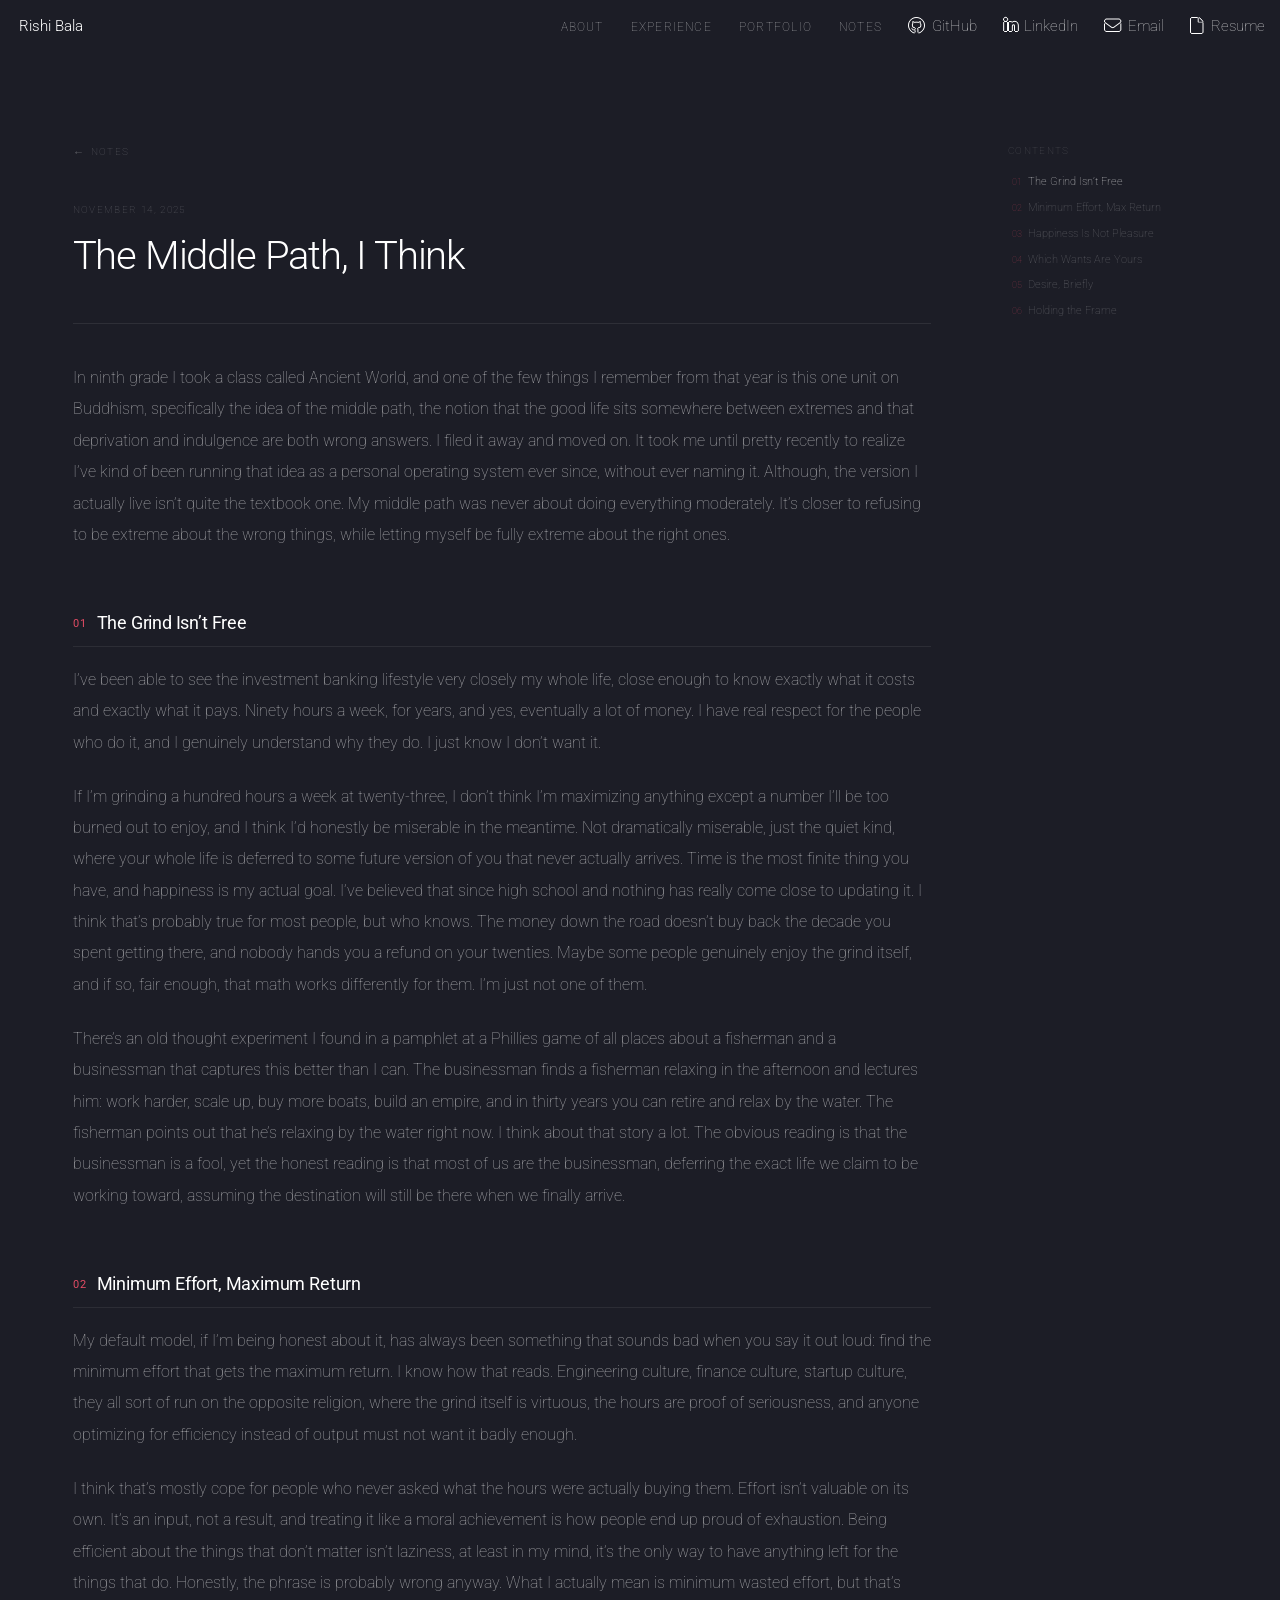
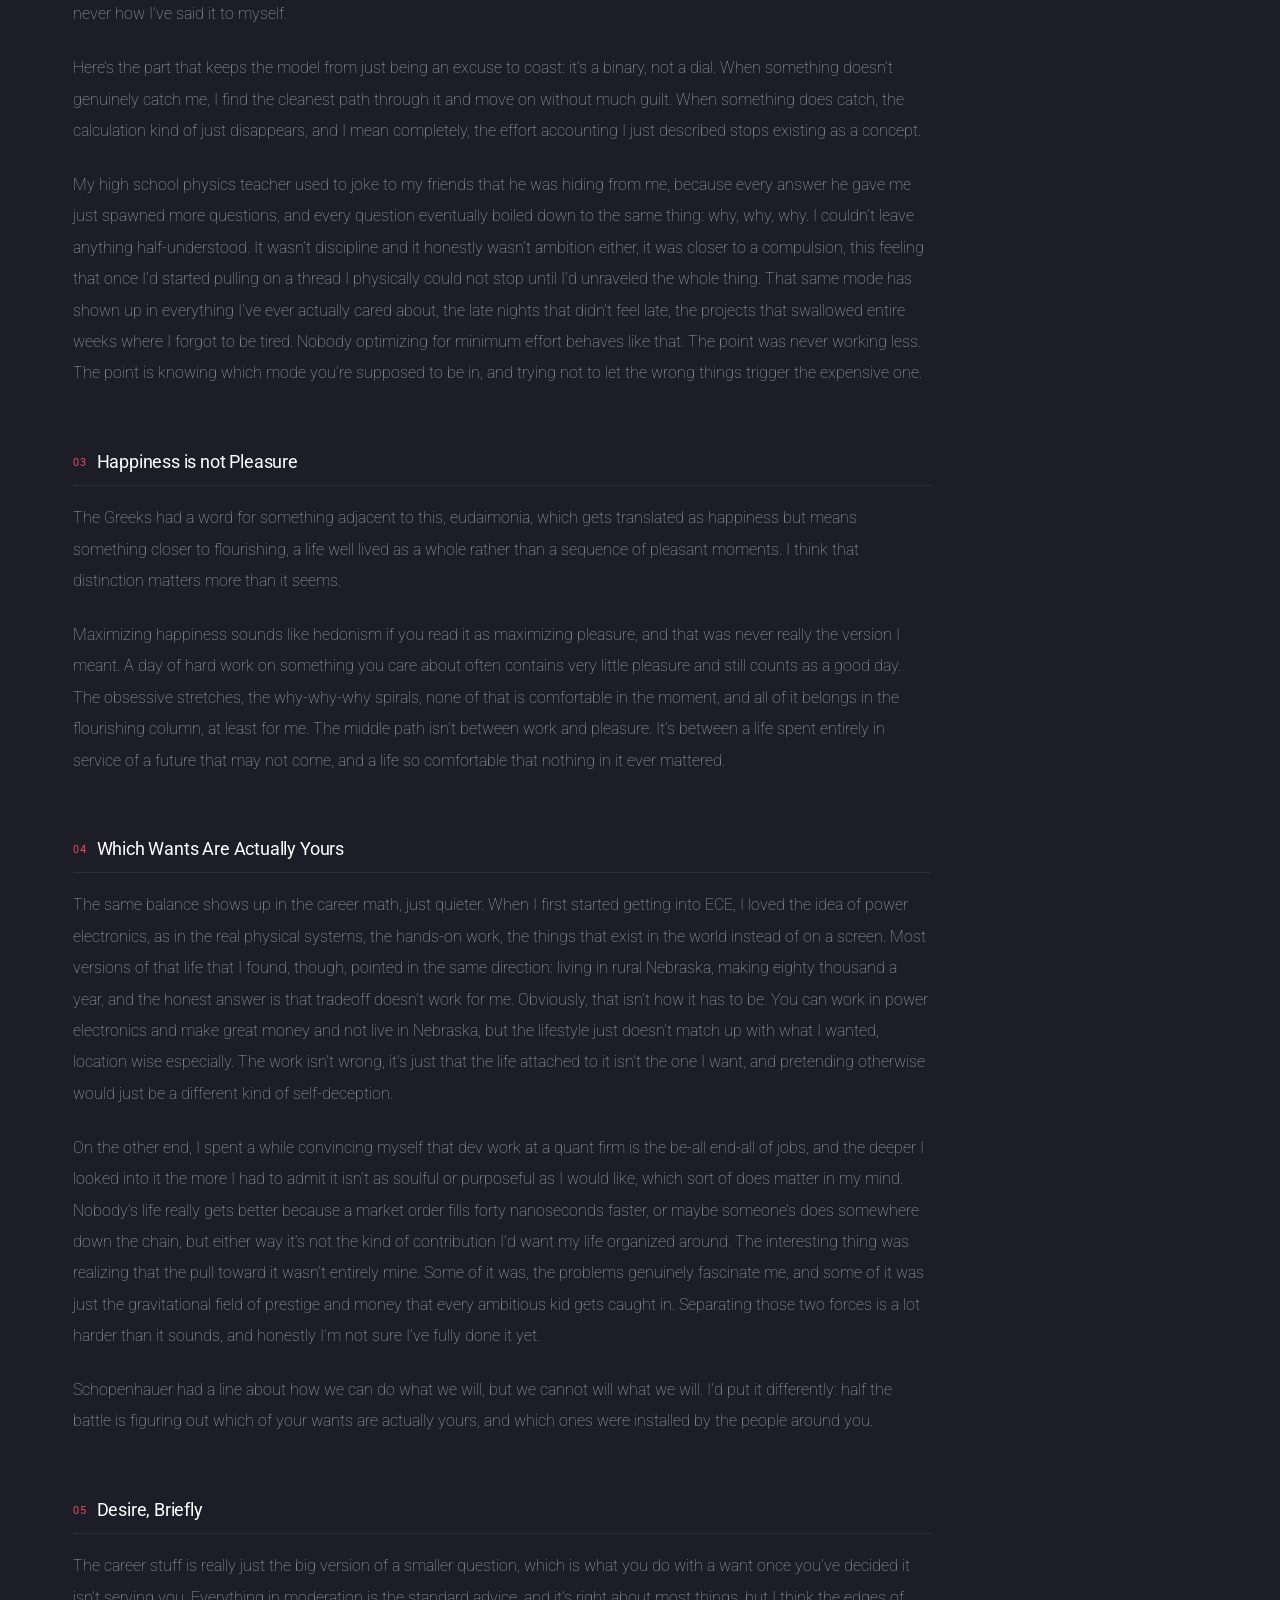
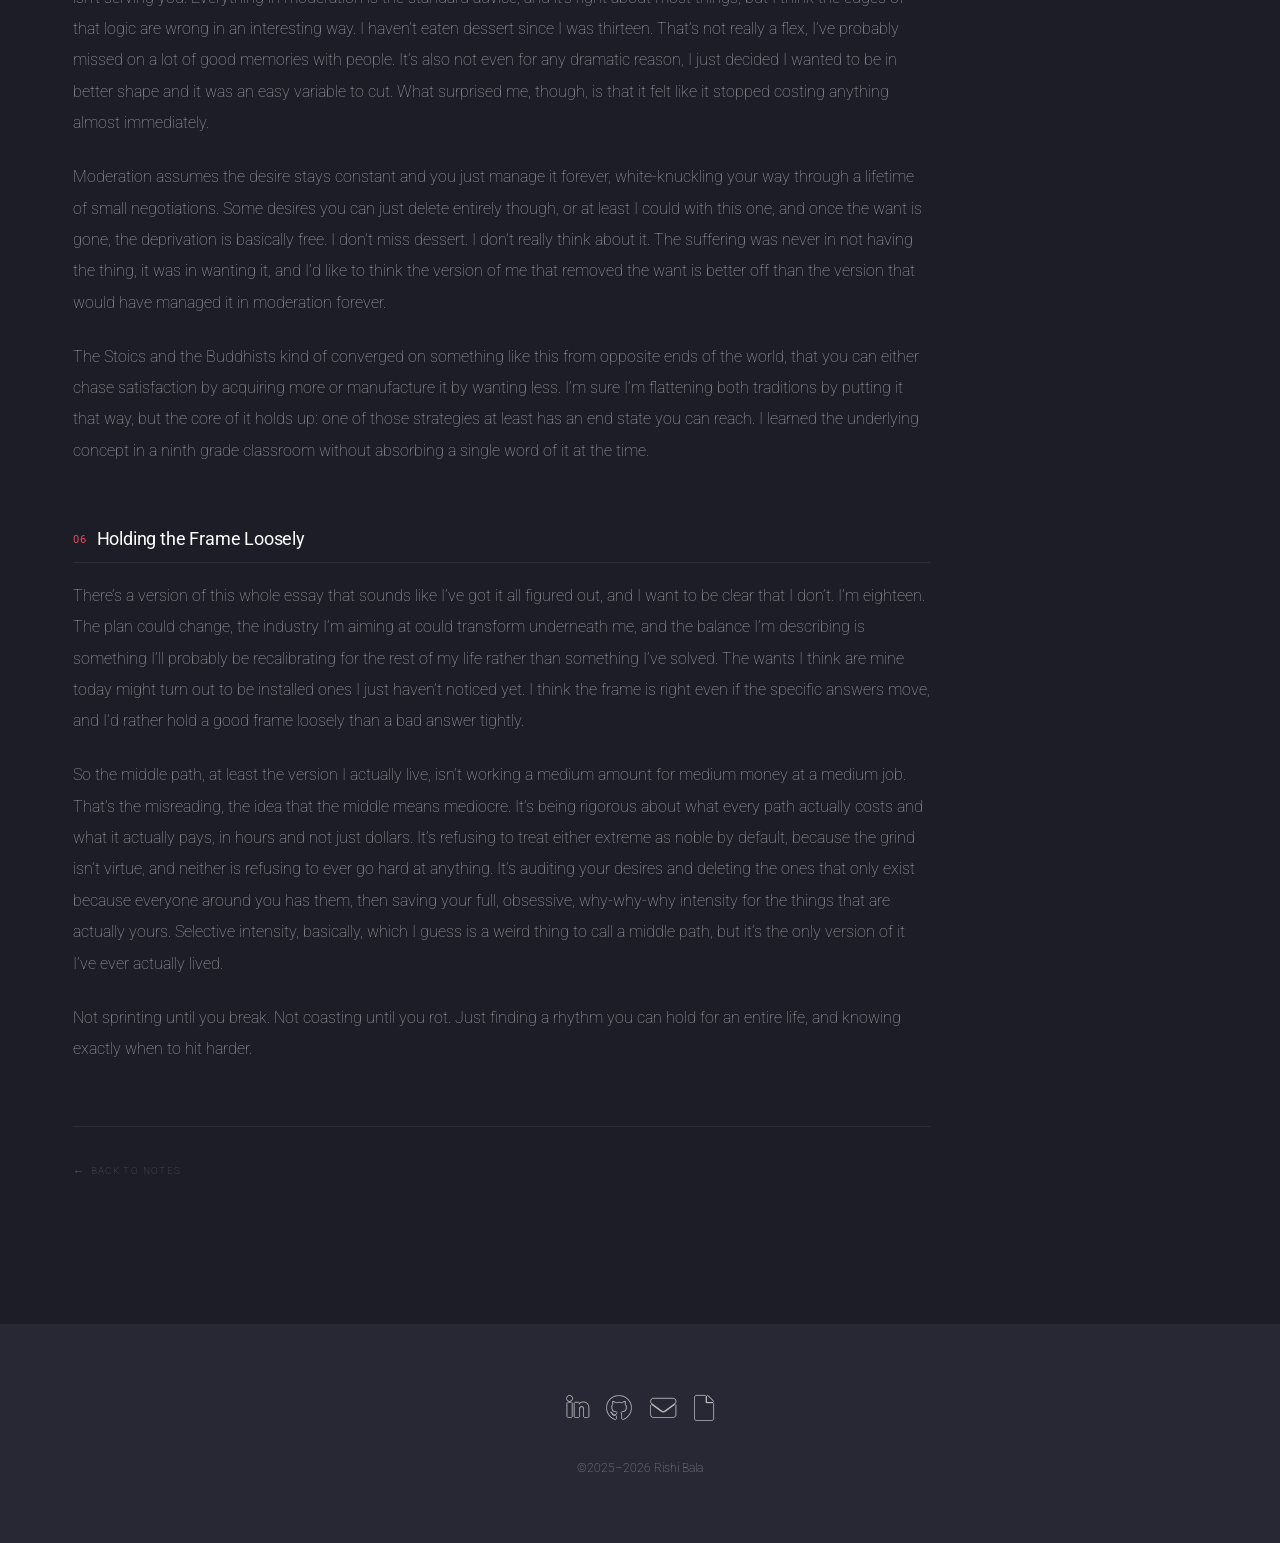
<file: blog/middle-path.html>
<!DOCTYPE HTML>

<html>

<head>
	<title>The Middle Path, I Think &mdash; Rishi Bala</title>
	<meta charset="utf-8" />
	<meta name="viewport" content="width=device-width, initial-scale=1, user-scalable=no" />
	<link rel="stylesheet" href="../assets/css/main.css" />
	<link rel="icon" type="image/png" href="../pic100.ico" />
	<style>
		/* ── Layout ── */
		#post {
			padding: 9em 2em 7em;
			min-height: 100vh;
		}

		.article-layout {
			max-width: 74em;
			margin: 0 auto;
			display: grid;
			grid-template-columns: 1fr 13em;
			gap: 5em;
			align-items: start;
		}

		/* ── Back link ── */
		.article-back {
			display: inline-flex;
			align-items: center;
			gap: 0.5em;
			font-size: 0.68em;
			letter-spacing: 0.13em;
			text-transform: uppercase;
			color: rgba(255, 255, 255, 0.28) !important;
			border-bottom: 0 !important;
			margin-bottom: 3em;
			transition: color 0.2s ease-in-out;
		}
		.article-back:hover { color: #e44c65 !important; }
		.article-back::before { content: '←'; font-size: 1.1em; }

		/* ── Header ── */
		.article-date {
			font-size: 0.68em;
			letter-spacing: 0.13em;
			text-transform: uppercase;
			color: rgba(255, 255, 255, 0.28);
			margin-bottom: 0.75em;
		}

		h2.article-title {
			font-size: 2.6em;
			line-height: 1.18em;
			letter-spacing: -0.03em;
			color: #ffffff;
			font-weight: 300;
			margin-bottom: 0;
			padding-bottom: 1.1em;
			border-bottom: 1px solid rgba(255, 255, 255, 0.08);
		}

		/* ── Body ── */
		.article-body {
			margin-top: 2.5em;
			counter-reset: section;
		}

		.article-body > p {
			font-size: 1.05em;
			line-height: 1.95em;
			color: rgba(255, 255, 255, 0.62);
			margin-bottom: 1.4em;
		}

		/* Section headings */
		.article-body h3 {
			font-size: 1.2em;
			font-weight: 400;
			color: #ffffff;
			letter-spacing: -0.01em;
			margin: 3.25em 0 0.9em;
			line-height: 1.4em;
			padding-bottom: 0.5em;
			border-bottom: 1px solid rgba(255, 255, 255, 0.07);
			counter-increment: section;
		}

		.article-body h3::before {
			content: counter(section, decimal-leading-zero) " ";
			font-size: 0.6em;
			letter-spacing: 0.1em;
			color: #e44c65;
			font-weight: 400;
			margin-right: 0.5em;
			vertical-align: middle;
		}

		.article-body em {
			color: rgba(255, 255, 255, 0.78);
			font-style: italic;
		}

		/* ── Closing ── */
		.article-end {
			margin-top: 4em;
			padding-top: 2em;
			border-top: 1px solid rgba(255, 255, 255, 0.07);
		}

		/* ── Table of Contents sidebar ── */
		.toc {
			position: sticky;
			top: 8em;
		}

		.toc-label {
			font-size: 0.62em;
			letter-spacing: 0.14em;
			text-transform: uppercase;
			color: rgba(255, 255, 255, 0.22);
			margin-bottom: 1em;
		}

		.toc ol {
			list-style: none;
			padding: 0;
			margin: 0;
			counter-reset: toc;
		}

		.toc ol li {
			counter-increment: toc;
			margin-bottom: 0.6em;
		}

		.toc ol li a {
			font-size: 0.72em;
			line-height: 1.5em;
			color: rgba(255, 255, 255, 0.3) !important;
			border-bottom: 0 !important;
			display: flex;
			gap: 0.6em;
			align-items: baseline;
			transition: color 0.15s ease-in-out;
		}

		.toc ol li a::before {
			content: counter(toc, decimal-leading-zero);
			font-size: 0.85em;
			color: rgba(228, 76, 101, 0.5);
			flex-shrink: 0;
		}

		.toc ol li a:hover { color: #ffffff !important; }
		.toc ol li a.toc-active { color: rgba(255, 255, 255, 0.75) !important; }

		/* ── Mobile ── */
		@media screen and (max-width: 860px) {
			.article-layout { grid-template-columns: 1fr; gap: 0; }
			.toc { display: none; }
			h2.article-title { font-size: 1.9em; }
			.article-body > p { font-size: 0.97em; }
			.article-body h3 { font-size: 1.05em; }
		}
	</style>
	<noscript>
		<link rel="stylesheet" href="../assets/css/noscript.css" />
	</noscript>
</head>

<body class="is-preload landing">
	<div id="page-wrapper">

		<!-- Header -->
		<header id="header">
			<h1 id="logo"><a href="../index.html">Rishi Bala</a></h1>
			<nav id="nav">
				<ul>
					<li><a href="../index.html#one">About</a></li>
					<li><a href="../index.html#ipc">Experience</a></li>
					<li><a href="../index.html#five">Portfolio</a></li>
					<li><a href="../notes.html">Notes</a></li>
					<li><a href="https://github.com/rbala25" class="icon brands alt fa-github"><span class="label">GitHub</span></a></li>
					<li><a href="https://www.linkedin.com/in/rishi-bala-443583258/" class="icon brands alt fa-linkedin-in"><span class="label">LinkedIn</span></a></li>
					<li><a href="mailto:rishibala2007@gmail.com" class="icon solid alt fa-envelope"><span class="label">Email</span></a></li>
					<li><a href="../images/Rishi Bala Resume.pdf" class="icon solid alt fa-file"><span class="label">Resume</span></a></li>
				</ul>
			</nav>
		</header>

		<!-- Post -->
		<article id="post">
			<div class="article-layout">

				<!-- Main content -->
				<div class="article-main">

					<a href="../notes.html" class="article-back">Notes</a>

					<p class="article-date">November 14, 2025</p>
					<h2 class="article-title">The Middle Path, I Think</h2>

					<div class="article-body">

						<p>In ninth grade I took a class called Ancient World, and one of the few things I remember from that year is this one unit on Buddhism, specifically the idea of the middle path, the notion that the good life sits somewhere between extremes and that deprivation and indulgence are both wrong answers. I filed it away and moved on. It took me until pretty recently to realize I&rsquo;ve kind of been running that idea as a personal operating system ever since, without ever naming it. Although, the version I actually live isn&rsquo;t quite the textbook one. My middle path was never about doing everything moderately. It&rsquo;s closer to refusing to be extreme about the wrong things, while letting myself be fully extreme about the right ones.</p>

						<h3 id="s1">The Grind Isn&rsquo;t Free</h3>
						<p>I&rsquo;ve been able to see the investment banking lifestyle very closely my whole life, close enough to know exactly what it costs and exactly what it pays. Ninety hours a week, for years, and yes, eventually a lot of money. I have real respect for the people who do it, and I genuinely understand why they do. I just know I don&rsquo;t want it.</p>
						<p>If I&rsquo;m grinding a hundred hours a week at twenty-three, I don&rsquo;t think I&rsquo;m maximizing anything except a number I&rsquo;ll be too burned out to enjoy, and I think I&rsquo;d honestly be miserable in the meantime. Not dramatically miserable, just the quiet kind, where your whole life is deferred to some future version of you that never actually arrives. Time is the most finite thing you have, and happiness is my actual goal. I&rsquo;ve believed that since high school and nothing has really come close to updating it. I think that&rsquo;s probably true for most people, but who knows. The money down the road doesn&rsquo;t buy back the decade you spent getting there, and nobody hands you a refund on your twenties. Maybe some people genuinely enjoy the grind itself, and if so, fair enough, that math works differently for them. I&rsquo;m just not one of them.</p>
						<p>There&rsquo;s an old thought experiment I found in a pamphlet at a Phillies game of all places about a fisherman and a businessman that captures this better than I can. The businessman finds a fisherman relaxing in the afternoon and lectures him: work harder, scale up, buy more boats, build an empire, and in thirty years you can retire and relax by the water. The fisherman points out that he&rsquo;s relaxing by the water right now. I think about that story a lot. The obvious reading is that the businessman is a fool, yet the honest reading is that most of us are the businessman, deferring the exact life we claim to be working toward, assuming the destination will still be there when we finally arrive.</p>

						<h3 id="s2">Minimum Effort, Maximum Return</h3>
						<p>My default model, if I&rsquo;m being honest about it, has always been something that sounds bad when you say it out loud: find the minimum effort that gets the maximum return. I know how that reads. Engineering culture, finance culture, startup culture, they all sort of run on the opposite religion, where the grind itself is virtuous, the hours are proof of seriousness, and anyone optimizing for efficiency instead of output must not want it badly enough.</p>
						<p>I think that&rsquo;s mostly cope for people who never asked what the hours were actually buying them. Effort isn&rsquo;t valuable on its own. It&rsquo;s an input, not a result, and treating it like a moral achievement is how people end up proud of exhaustion. Being efficient about the things that don&rsquo;t matter isn&rsquo;t laziness, at least in my mind, it&rsquo;s the only way to have anything left for the things that do. Honestly, the phrase is probably wrong anyway. What I actually mean is minimum wasted effort, but that&rsquo;s never how I&rsquo;ve said it to myself.</p>
						<p>Here&rsquo;s the part that keeps the model from just being an excuse to coast: it&rsquo;s a binary, not a dial. When something doesn&rsquo;t genuinely catch me, I find the cleanest path through it and move on without much guilt. When something does catch, the calculation kind of just disappears, and I mean completely, the effort accounting I just described stops existing as a concept.</p>
						<p>My high school physics teacher used to joke to my friends that he was hiding from me, because every answer he gave me just spawned more questions, and every question eventually boiled down to the same thing: why, why, why. I couldn&rsquo;t leave anything half-understood. It wasn&rsquo;t discipline and it honestly wasn&rsquo;t ambition either, it was closer to a compulsion, this feeling that once I&rsquo;d started pulling on a thread I physically could not stop until I&rsquo;d unraveled the whole thing. That same mode has shown up in everything I&rsquo;ve ever actually cared about, the late nights that didn&rsquo;t feel late, the projects that swallowed entire weeks where I forgot to be tired. Nobody optimizing for minimum effort behaves like that. The point was never working less. The point is knowing which mode you&rsquo;re supposed to be in, and trying not to let the wrong things trigger the expensive one.</p>

						<h3 id="s3">Happiness is not Pleasure</h3>
						<p>The Greeks had a word for something adjacent to this, eudaimonia, which gets translated as happiness but means something closer to flourishing, a life well lived as a whole rather than a sequence of pleasant moments. I think that distinction matters more than it seems.</p>
						<p>Maximizing happiness sounds like hedonism if you read it as maximizing pleasure, and that was never really the version I meant. A day of hard work on something you care about often contains very little pleasure and still counts as a good day. The obsessive stretches, the why-why-why spirals, none of that is comfortable in the moment, and all of it belongs in the flourishing column, at least for me. The middle path isn&rsquo;t between work and pleasure. It&rsquo;s between a life spent entirely in service of a future that may not come, and a life so comfortable that nothing in it ever mattered.</p>

						<h3 id="s4">Which Wants Are Actually Yours</h3>
						<p>The same balance shows up in the career math, just quieter. When I first started getting into ECE, I loved the idea of power electronics, as in the real physical systems, the hands-on work, the things that exist in the world instead of on a screen. Most versions of that life that I found, though, pointed in the same direction: living in rural Nebraska, making eighty thousand a year, and the honest answer is that tradeoff doesn&rsquo;t work for me. Obviously, that isn&rsquo;t how it has to be. You can work in power electronics and make great money and not live in Nebraska, but the lifestyle just doesn&rsquo;t match up with what I wanted, location wise especially. The work isn&rsquo;t wrong, it&rsquo;s just that the life attached to it isn&rsquo;t the one I want, and pretending otherwise would just be a different kind of self-deception.</p>
						<p>On the other end, I spent a while convincing myself that dev work at a quant firm is the be-all end-all of jobs, and the deeper I looked into it the more I had to admit it isn&rsquo;t as soulful or purposeful as I would like, which sort of does matter in my mind. Nobody&rsquo;s life really gets better because a market order fills forty nanoseconds faster, or maybe someone&rsquo;s does somewhere down the chain, but either way it&rsquo;s not the kind of contribution I&rsquo;d want my life organized around. The interesting thing was realizing that the pull toward it wasn&rsquo;t entirely mine. Some of it was, the problems genuinely fascinate me, and some of it was just the gravitational field of prestige and money that every ambitious kid gets caught in. Separating those two forces is a lot harder than it sounds, and honestly I&rsquo;m not sure I&rsquo;ve fully done it yet.</p>
						<p>Schopenhauer had a line about how we can do what we will, but we cannot will what we will. I&rsquo;d put it differently: half the battle is figuring out which of your wants are actually yours, and which ones were installed by the people around you.</p>

						<h3 id="s5">Desire, Briefly</h3>
						<p>The career stuff is really just the big version of a smaller question, which is what you do with a want once you&rsquo;ve decided it isn&rsquo;t serving you. Everything in moderation is the standard advice, and it&rsquo;s right about most things, but I think the edges of that logic are wrong in an interesting way. I haven&rsquo;t eaten dessert since I was thirteen. That&rsquo;s not really a flex, I&rsquo;ve probably missed on a lot of good memories with people. It&rsquo;s also not even for any dramatic reason, I just decided I wanted to be in better shape and it was an easy variable to cut. What surprised me, though, is that it felt like it stopped costing anything almost immediately.</p>
						<p>Moderation assumes the desire stays constant and you just manage it forever, white-knuckling your way through a lifetime of small negotiations. Some desires you can just delete entirely though, or at least I could with this one, and once the want is gone, the deprivation is basically free. I don&rsquo;t miss dessert. I don&rsquo;t really think about it. The suffering was never in not having the thing, it was in wanting it, and I&rsquo;d like to think the version of me that removed the want is better off than the version that would have managed it in moderation forever.</p>
						<p>The Stoics and the Buddhists kind of converged on something like this from opposite ends of the world, that you can either chase satisfaction by acquiring more or manufacture it by wanting less. I&rsquo;m sure I&rsquo;m flattening both traditions by putting it that way, but the core of it holds up: one of those strategies at least has an end state you can reach. I learned the underlying concept in a ninth grade classroom without absorbing a single word of it at the time.</p>

						<h3 id="s6">Holding the Frame Loosely</h3>
						<p>There&rsquo;s a version of this whole essay that sounds like I&rsquo;ve got it all figured out, and I want to be clear that I don&rsquo;t. I&rsquo;m eighteen. The plan could change, the industry I&rsquo;m aiming at could transform underneath me, and the balance I&rsquo;m describing is something I&rsquo;ll probably be recalibrating for the rest of my life rather than something I&rsquo;ve solved. The wants I think are mine today might turn out to be installed ones I just haven&rsquo;t noticed yet. I think the frame is right even if the specific answers move, and I&rsquo;d rather hold a good frame loosely than a bad answer tightly.</p>
						<p>So the middle path, at least the version I actually live, isn&rsquo;t working a medium amount for medium money at a medium job. That&rsquo;s the misreading, the idea that the middle means mediocre. It&rsquo;s being rigorous about what every path actually costs and what it actually pays, in hours and not just dollars. It&rsquo;s refusing to treat either extreme as noble by default, because the grind isn&rsquo;t virtue, and neither is refusing to ever go hard at anything. It&rsquo;s auditing your desires and deleting the ones that only exist because everyone around you has them, then saving your full, obsessive, why-why-why intensity for the things that are actually yours. Selective intensity, basically, which I guess is a weird thing to call a middle path, but it&rsquo;s the only version of it I&rsquo;ve ever actually lived.</p>
						<p>Not sprinting until you break. Not coasting until you rot. Just finding a rhythm you can hold for an entire life, and knowing exactly when to hit harder.</p>

					</div>

					<div class="article-end">
						<a href="../notes.html" class="article-back">Back to Notes</a>
					</div>

				</div>

				<!-- Table of Contents -->
				<aside class="toc">
					<p class="toc-label">Contents</p>
					<ol>
						<li><a href="#s1">The Grind Isn&rsquo;t Free</a></li>
						<li><a href="#s2">Minimum Effort, Max Return</a></li>
						<li><a href="#s3">Happiness Is Not Pleasure</a></li>
						<li><a href="#s4">Which Wants Are Yours</a></li>
						<li><a href="#s5">Desire, Briefly</a></li>
						<li><a href="#s6">Holding the Frame</a></li>
					</ol>
				</aside>

			</div>
		</article>

		<!-- Footer -->
		<footer id="footer">
			<ul class="icons">
				<li><a href="https://www.linkedin.com/in/rishi-bala-443583258/" class="icon brands alt fa-linkedin-in"><span class="label"></span></a></li>
				<li><a href="https://github.com/rbala25" class="icon brands alt fa-github"><span class="label"></span></a></li>
				<li><a href="mailto:rishibala2007@gmail.com" class="icon solid alt fa-envelope"><span class="label"></span></a></li>
				<li><a href="../images/Rishi Bala Resume.pdf" class="icon solid alt fa-file"><span class="label"></span></a></li>
			</ul>
			<ul class="copyright">
				<li>&copy;2025&ndash;2026 Rishi Bala</li>
			</ul>
		</footer>

	</div>

	<!-- Scripts -->
	<script src="../assets/js/jquery.min.js"></script>
	<script src="../assets/js/jquery.scrolly.min.js"></script>
	<script src="../assets/js/jquery.dropotron.min.js"></script>
	<script src="../assets/js/jquery.scrollex.min.js"></script>
	<script src="../assets/js/browser.min.js"></script>
	<script src="../assets/js/breakpoints.min.js"></script>
	<script src="../assets/js/util.js"></script>
	<script src="../assets/js/main.js"></script>
	<script>
		(function () {
			const links = document.querySelectorAll('.toc a');
			const headings = Array.from(links).map(a => document.querySelector(a.getAttribute('href')));
			function onScroll() {
				let active = 0;
				headings.forEach((h, i) => { if (h && h.getBoundingClientRect().top < 140) active = i; });
				links.forEach((a, i) => a.classList.toggle('toc-active', i === active));
			}
			window.addEventListener('scroll', onScroll, { passive: true });
			onScroll();
		})();
	</script>

</body>

</html>
</file>
<file: assets/css/noscript.css>
/*
	Landed by HTML5 UP
	html5up.net | @ajlkn
	Free for personal and commercial use under the CCA 3.0 license (html5up.net/license)
*/

/* Loader */

	body.landing.is-preload:before {
		display: none;
	}

	body.landing.is-preload:after {
		display: none;
	}
</file>
<file: assets/css/main.css>
@import url("fontawesome-all.min.css");
@import url("https://fonts.googleapis.com/css?family=Roboto:100,300,100italic,300italic");

/*
	Landed by HTML5 UP
	html5up.net | @ajlkn
	Free for personal and commercial use under the CCA 3.0 license (html5up.net/license)
*/

html,
body,
div,
span,
applet,
object,
iframe,
h1,
h2,
h3,
h4,
h5,
h6,
p,
blockquote,
pre,
a,
abbr,
acronym,
address,
big,
cite,
code,
del,
dfn,
em,
img,
ins,
kbd,
q,
s,
samp,
small,
strike,
strong,
sub,
sup,
tt,
var,
b,
u,
i,
center,
dl,
dt,
dd,
ol,
ul,
li,
fieldset,
form,
label,
legend,
table,
caption,
tbody,
tfoot,
thead,
tr,
th,
td,
article,
aside,
canvas,
details,
embed,
figure,
figcaption,
footer,
header,
hgroup,
menu,
nav,
output,
ruby,
section,
summary,
time,
mark,
audio,
video {
	margin: 0;
	padding: 0;
	border: 0;
	font-size: 100%;
	font: inherit;
	vertical-align: baseline;
}

article,
aside,
details,
figcaption,
figure,
footer,
header,
hgroup,
menu,
nav,
section {
	display: block;
}

body {
	line-height: 1;
}

ol,
ul {
	list-style: none;
}

blockquote,
q {
	quotes: none;
}

blockquote:before,
blockquote:after,
q:before,
q:after {
	content: '';
	content: none;
}

table {
	border-collapse: collapse;
	border-spacing: 0;
}

body {
	-webkit-text-size-adjust: none;
}

mark {
	background-color: transparent;
	color: inherit;
}

input::-moz-focus-inner {
	border: 0;
	padding: 0;
}

input,
select,
textarea {
	-moz-appearance: none;
	-webkit-appearance: none;
	-ms-appearance: none;
	appearance: none;
}

/* Basic */

html {
	box-sizing: border-box;
}

*,
*:before,
*:after {
	box-sizing: inherit;
}

html,
body {
	background: #1c1d26;
}

body.is-preload *,
body.is-preload *:before,
body.is-preload *:after {
	-moz-animation: none !important;
	-webkit-animation: none !important;
	-ms-animation: none !important;
	animation: none !important;
	-moz-transition: none !important;
	-webkit-transition: none !important;
	-ms-transition: none !important;
	transition: none !important;
}

body,
input,
select,
textarea {
	color: rgba(255, 255, 255, 0.75);
	font-family: "Roboto", Helvetica, sans-serif;
	font-size: 15pt;
	font-weight: 100;
	line-height: 1.75em;
}

a {
	-moz-transition: border-color 0.2s ease-in-out, color 0.2s ease-in-out;
	-webkit-transition: border-color 0.2s ease-in-out, color 0.2s ease-in-out;
	-ms-transition: border-color 0.2s ease-in-out, color 0.2s ease-in-out;
	transition: border-color 0.2s ease-in-out, color 0.2s ease-in-out;
	border-bottom: dotted 1px;
	color: #e44c65;
	text-decoration: none;
}

a:hover {
	color: #e44c65 !important;
	border-bottom-color: transparent;
}

strong,
b {
	color: #ffffff;
	font-weight: 300;
}

em,
i {
	font-style: italic;
}

p {
	margin: 0 0 2em 0;
}

h1,
h2,
h3,
h4,
h5,
h6 {
	color: #ffffff;
	font-weight: 300;
	line-height: 1em;
	margin: 0 0 1em 0;
}

h1 a,
h2 a,
h3 a,
h4 a,
h5 a,
h6 a {
	color: inherit;
	border: 0;
}

h2 {
	font-size: 2em;
	line-height: 1.5em;
	letter-spacing: -0.025em;
}

h3 {
	font-size: 1.35em;
	line-height: 1.5em;
}

h4 {
	font-size: 1.1em;
	line-height: 1.5em;
}

h5 {
	font-size: 0.9em;
	line-height: 1.5em;
}

h6 {
	font-size: 0.7em;
	line-height: 1.5em;
}

sub {
	font-size: 0.8em;
	position: relative;
	top: 0.5em;
}

sup {
	font-size: 0.8em;
	position: relative;
	top: -0.5em;
}

hr {
	border: 0;
	border-bottom: solid 1px rgba(255, 255, 255, 0.3);
	margin: 3em 0;
}

hr.major {
	margin: 4em 0;
}

blockquote {
	border-left: solid 4px rgba(255, 255, 255, 0.3);
	font-style: italic;
	margin: 0 0 2em 0;
	padding: 0.5em 0 0.5em 2em;
}

code {
	background: rgba(255, 255, 255, 0.075);
	border-radius: 4px;
	font-family: "Courier New", monospace;
	font-size: 0.9em;
	margin: 0 0.25em;
	padding: 0.25em 0.65em;
}

pre {
	-webkit-overflow-scrolling: touch;
	font-family: "Courier New", monospace;
	font-size: 0.9em;
	margin: 0 0 2em 0;
}

pre code {
	display: block;
	line-height: 1.75em;
	padding: 1em 1.5em;
	overflow-x: auto;
}

.align-left {
	text-align: left;
}

.align-center {
	text-align: center;
}

.align-right {
	text-align: right;
}

/* Loader */

@-moz-keyframes spinner-show {
	0% {
		opacity: 0;
	}

	100% {
		opacity: 1;
	}
}

@-webkit-keyframes spinner-show {
	0% {
		opacity: 0;
	}

	100% {
		opacity: 1;
	}
}

@-ms-keyframes spinner-show {
	0% {
		opacity: 0;
	}

	100% {
		opacity: 1;
	}
}

@keyframes spinner-show {
	0% {
		opacity: 0;
	}

	100% {
		opacity: 1;
	}
}

@-moz-keyframes spinner-hide {
	0% {
		color: rgba(255, 255, 255, 0.15);
		z-index: 100001;
		-moz-transform: scale(1) rotate(0deg);
		-webkit-transform: scale(1) rotate(0deg);
		-ms-transform: scale(1) rotate(0deg);
		transform: scale(1) rotate(0deg);
	}

	99% {
		color: #1c1d26;
		z-index: 100001;
		-moz-transform: scale(0.5) rotate(360deg);
		-webkit-transform: scale(0.5) rotate(360deg);
		-ms-transform: scale(0.5) rotate(360deg);
		transform: scale(0.5) rotate(360deg);
	}

	100% {
		color: #1c1d26;
		z-index: -1;
		-moz-transform: scale(0.5) rotate(360deg);
		-webkit-transform: scale(0.5) rotate(360deg);
		-ms-transform: scale(0.5) rotate(360deg);
		transform: scale(0.5) rotate(360deg);
	}
}

@-webkit-keyframes spinner-hide {
	0% {
		color: rgba(255, 255, 255, 0.15);
		z-index: 100001;
		-moz-transform: scale(1) rotate(0deg);
		-webkit-transform: scale(1) rotate(0deg);
		-ms-transform: scale(1) rotate(0deg);
		transform: scale(1) rotate(0deg);
	}

	99% {
		color: #1c1d26;
		z-index: 100001;
		-moz-transform: scale(0.5) rotate(360deg);
		-webkit-transform: scale(0.5) rotate(360deg);
		-ms-transform: scale(0.5) rotate(360deg);
		transform: scale(0.5) rotate(360deg);
	}

	100% {
		color: #1c1d26;
		z-index: -1;
		-moz-transform: scale(0.5) rotate(360deg);
		-webkit-transform: scale(0.5) rotate(360deg);
		-ms-transform: scale(0.5) rotate(360deg);
		transform: scale(0.5) rotate(360deg);
	}
}

@-ms-keyframes spinner-hide {
	0% {
		color: rgba(255, 255, 255, 0.15);
		z-index: 100001;
		-moz-transform: scale(1) rotate(0deg);
		-webkit-transform: scale(1) rotate(0deg);
		-ms-transform: scale(1) rotate(0deg);
		transform: scale(1) rotate(0deg);
	}

	99% {
		color: #1c1d26;
		z-index: 100001;
		-moz-transform: scale(0.5) rotate(360deg);
		-webkit-transform: scale(0.5) rotate(360deg);
		-ms-transform: scale(0.5) rotate(360deg);
		transform: scale(0.5) rotate(360deg);
	}

	100% {
		color: #1c1d26;
		z-index: -1;
		-moz-transform: scale(0.5) rotate(360deg);
		-webkit-transform: scale(0.5) rotate(360deg);
		-ms-transform: scale(0.5) rotate(360deg);
		transform: scale(0.5) rotate(360deg);
	}
}

@keyframes spinner-hide {
	0% {
		color: rgba(255, 255, 255, 0.15);
		z-index: 100001;
		-moz-transform: scale(1) rotate(0deg);
		-webkit-transform: scale(1) rotate(0deg);
		-ms-transform: scale(1) rotate(0deg);
		transform: scale(1) rotate(0deg);
	}

	99% {
		color: #1c1d26;
		z-index: 100001;
		-moz-transform: scale(0.5) rotate(360deg);
		-webkit-transform: scale(0.5) rotate(360deg);
		-ms-transform: scale(0.5) rotate(360deg);
		transform: scale(0.5) rotate(360deg);
	}

	100% {
		color: #1c1d26;
		z-index: -1;
		-moz-transform: scale(0.5) rotate(360deg);
		-webkit-transform: scale(0.5) rotate(360deg);
		-ms-transform: scale(0.5) rotate(360deg);
		transform: scale(0.5) rotate(360deg);
	}
}

@-moz-keyframes spinner-rotate {
	0% {
		-moz-transform: scale(1) rotate(0deg);
		-webkit-transform: scale(1) rotate(0deg);
		-ms-transform: scale(1) rotate(0deg);
		transform: scale(1) rotate(0deg);
	}

	100% {
		-moz-transform: scale(1) rotate(360deg);
		-webkit-transform: scale(1) rotate(360deg);
		-ms-transform: scale(1) rotate(360deg);
		transform: scale(1) rotate(360deg);
	}
}

@-webkit-keyframes spinner-rotate {
	0% {
		-moz-transform: scale(1) rotate(0deg);
		-webkit-transform: scale(1) rotate(0deg);
		-ms-transform: scale(1) rotate(0deg);
		transform: scale(1) rotate(0deg);
	}

	100% {
		-moz-transform: scale(1) rotate(360deg);
		-webkit-transform: scale(1) rotate(360deg);
		-ms-transform: scale(1) rotate(360deg);
		transform: scale(1) rotate(360deg);
	}
}

@-ms-keyframes spinner-rotate {
	0% {
		-moz-transform: scale(1) rotate(0deg);
		-webkit-transform: scale(1) rotate(0deg);
		-ms-transform: scale(1) rotate(0deg);
		transform: scale(1) rotate(0deg);
	}

	100% {
		-moz-transform: scale(1) rotate(360deg);
		-webkit-transform: scale(1) rotate(360deg);
		-ms-transform: scale(1) rotate(360deg);
		transform: scale(1) rotate(360deg);
	}
}

@keyframes spinner-rotate {
	0% {
		-moz-transform: scale(1) rotate(0deg);
		-webkit-transform: scale(1) rotate(0deg);
		-ms-transform: scale(1) rotate(0deg);
		transform: scale(1) rotate(0deg);
	}

	100% {
		-moz-transform: scale(1) rotate(360deg);
		-webkit-transform: scale(1) rotate(360deg);
		-ms-transform: scale(1) rotate(360deg);
		transform: scale(1) rotate(360deg);
	}
}

@-moz-keyframes overlay-hide {
	0% {
		opacity: 1;
		z-index: 100000;
	}

	15% {
		opacity: 1;
		z-index: 100000;
	}

	99% {
		opacity: 0;
		z-index: 100000;
	}

	100% {
		opacity: 0;
		z-index: -1;
	}
}

@-webkit-keyframes overlay-hide {
	0% {
		opacity: 1;
		z-index: 100000;
	}

	15% {
		opacity: 1;
		z-index: 100000;
	}

	99% {
		opacity: 0;
		z-index: 100000;
	}

	100% {
		opacity: 0;
		z-index: -1;
	}
}

@-ms-keyframes overlay-hide {
	0% {
		opacity: 1;
		z-index: 100000;
	}

	15% {
		opacity: 1;
		z-index: 100000;
	}

	99% {
		opacity: 0;
		z-index: 100000;
	}

	100% {
		opacity: 0;
		z-index: -1;
	}
}

@keyframes overlay-hide {
	0% {
		opacity: 1;
		z-index: 100000;
	}

	15% {
		opacity: 1;
		z-index: 100000;
	}

	99% {
		opacity: 0;
		z-index: 100000;
	}

	100% {
		opacity: 0;
		z-index: -1;
	}
}

body.landing {
	text-decoration: none;
}

body.landing:before {
	-moz-osx-font-smoothing: grayscale;
	-webkit-font-smoothing: antialiased;
	display: inline-block;
	font-style: normal;
	font-variant: normal;
	text-rendering: auto;
	line-height: 1;
	text-transform: none !important;
	font-family: 'Font Awesome 5 Free';
	font-weight: 900;
}

body.landing:before {
	-moz-animation: spinner-show 1.5s 1 0.25s ease forwards, spinner-hide 0.25s ease-in-out forwards !important;
	-webkit-animation: spinner-show 1.5s 1 0.25s ease forwards, spinner-hide 0.25s ease-in-out forwards !important;
	-ms-animation: spinner-show 1.5s 1 0.25s ease forwards, spinner-hide 0.25s ease-in-out forwards !important;
	animation: spinner-show 1.5s 1 0.25s ease forwards, spinner-hide 0.25s ease-in-out forwards !important;
	-moz-transform-origin: 50% 50%;
	-webkit-transform-origin: 50% 50%;
	-ms-transform-origin: 50% 50%;
	transform-origin: 50% 50%;
	color: rgba(255, 255, 255, 0.15);
	content: '\f1ce';
	cursor: default;
	display: block;
	font-size: 2em;
	height: 2em;
	left: 50%;
	line-height: 2em;
	margin: -1em 0 0 -1em;
	opacity: 0;
	position: fixed;
	text-align: center;
	top: 50%;
	width: 2em;
	z-index: -1;
}

body.landing:after {
	-moz-animation: overlay-hide 1.5s ease-in forwards !important;
	-webkit-animation: overlay-hide 1.5s ease-in forwards !important;
	-ms-animation: overlay-hide 1.5s ease-in forwards !important;
	animation: overlay-hide 1.5s ease-in forwards !important;
	background: #1c1d26;
	content: '';
	display: block;
	height: 100%;
	left: 0;
	opacity: 0;
	position: fixed;
	top: 0;
	width: 100%;
	z-index: -1;
}

body.landing.is-preload:before {
	-moz-animation: spinner-show 1.5s 1 0.25s ease forwards, spinner-rotate 0.75s infinite linear !important;
	-webkit-animation: spinner-show 1.5s 1 0.25s ease forwards, spinner-rotate 0.75s infinite linear !important;
	-ms-animation: spinner-show 1.5s 1 0.25s ease forwards, spinner-rotate 0.75s infinite linear !important;
	animation: spinner-show 1.5s 1 0.25s ease forwards, spinner-rotate 0.75s infinite linear !important;
	z-index: 100001;
}

body.landing.is-preload:after {
	-moz-animation: none !important;
	-webkit-animation: none !important;
	-ms-animation: none !important;
	animation: none !important;
	opacity: 1;
	z-index: 100000;
}

@media (-webkit-min-device-pixel-ratio: 2) {

	body.landing:before {
		line-height: 2.025em;
	}

}

/* Container */

.container {
	margin: 0 auto;
	max-width: calc(100% - 4em);
	width: 70em;
}

#pp {
	align-items: center;
}

.container.xsmall {
	width: 17.5em;
}

.container.small {
	width: 35em;
}

.container.medium {
	width: 52.5em;
}

.container.large {
	width: 87.5em;
}

.container.xlarge {
	width: 105em;
}

.container.max {
	width: 100%;
}

@media screen and (max-width: 1280px) {

	.container {
		width: 90%;
		max-width: 100%;
	}

}

@media screen and (max-width: 980px) {

	.container {
		width: 100% !important;
	}

}

/* Row */

.row {
	display: flex;
	flex-wrap: wrap;
	box-sizing: border-box;
	align-items: stretch;
}

.row>* {
	box-sizing: border-box;
}

.row.gtr-uniform>*> :last-child {
	margin-bottom: 0;
}

.row.aln-left {
	justify-content: flex-start;
}

.row.aln-center {
	justify-content: center;
}

.row.aln-right {
	justify-content: flex-end;
}

.row.aln-top {
	align-items: flex-start;
}

.row.aln-middle {
	align-items: center;
}

.row.aln-bottom {
	align-items: flex-end;
}

.row>.imp {
	order: -1;
}

.row>.col-1 {
	width: 8.33333%;
}

.row>.off-1 {
	margin-left: 8.33333%;
}

.row>.col-2 {
	width: 16.66667%;
}

.row>.off-2 {
	margin-left: 16.66667%;
}

.row>.col-3 {
	width: 25%;
}

.row>.off-3 {
	margin-left: 25%;
}

.row>.col-4 {
	width: 33.33333%;
}

.row>.off-4 {
	margin-left: 33.33333%;
}

.row>.col-5 {
	width: 41.66667%;
}

.row>.off-5 {
	margin-left: 41.66667%;
}

.row>.col-6 {
	width: 50%;
}

.row>.off-6 {
	margin-left: 50%;
}

.row>.col-7 {
	width: 58.33333%;
}

.row>.off-7 {
	margin-left: 58.33333%;
}

.row>.col-8 {
	width: 66.66667%;
}

.row>.off-8 {
	margin-left: 66.66667%;
}

.row>.col-9 {
	width: 75%;
}

.row>.off-9 {
	margin-left: 75%;
}

.row>.col-10 {
	width: 83.33333%;
}

.row>.off-10 {
	margin-left: 83.33333%;
}

.row>.col-11 {
	width: 91.66667%;
}

.row>.off-11 {
	margin-left: 91.66667%;
}

.row>.col-12 {
	width: 100%;
}

.row>.off-12 {
	margin-left: 100%;
}

.row.gtr-0 {
	margin-top: 0;
	margin-left: 0em;
}

.row.gtr-0>* {
	padding: 0 0 0 0em;
}

.row.gtr-0.gtr-uniform {
	margin-top: 0em;
}

.row.gtr-0.gtr-uniform>* {
	padding-top: 0em;
}

.row.gtr-25 {
	margin-top: 0;
	margin-left: -0.625em;
}

.row.gtr-25>* {
	padding: 0 0 0 0.625em;
}

.row.gtr-25.gtr-uniform {
	margin-top: -0.625em;
}

.row.gtr-25.gtr-uniform>* {
	padding-top: 0.625em;
}

.row.gtr-50 {
	margin-top: 0;
	margin-left: -1.25em;
}

.row.gtr-50>* {
	padding: 0 0 0 1.25em;
}

.row.gtr-50.gtr-uniform {
	margin-top: -1.25em;
}

.row.gtr-50.gtr-uniform>* {
	padding-top: 1.25em;
}

.row {
	margin-top: 0;
	margin-left: -2.5em;
}

.row>* {
	padding: 0 0 0 2.5em;
}

.row.gtr-uniform {
	margin-top: -2.5em;
}

.row.gtr-uniform>* {
	padding-top: 2.5em;
}

.row.gtr-150 {
	margin-top: 0;
	margin-left: -3.75em;
}

.row.gtr-150>* {
	padding: 0 0 0 3.75em;
}

.row.gtr-150.gtr-uniform {
	margin-top: -3.75em;
}

.row.gtr-150.gtr-uniform>* {
	padding-top: 3.75em;
}

.row.gtr-200 {
	margin-top: 0;
	margin-left: -5em;
}

.row.gtr-200>* {
	padding: 0 0 0 5em;
}

.row.gtr-200.gtr-uniform {
	margin-top: -5em;
}

.row.gtr-200.gtr-uniform>* {
	padding-top: 5em;
}

@media screen and (max-width: 1680px) {

	.row {
		display: flex;
		flex-wrap: wrap;
		box-sizing: border-box;
		align-items: stretch;
	}

	.row>* {
		box-sizing: border-box;
	}

	.row.gtr-uniform>*> :last-child {
		margin-bottom: 0;
	}

	.row.aln-left {
		justify-content: flex-start;
	}

	.row.aln-center {
		justify-content: center;
	}

	.row.aln-right {
		justify-content: flex-end;
	}

	.row.aln-top {
		align-items: flex-start;
	}

	.row.aln-middle {
		align-items: center;
	}

	.row.aln-bottom {
		align-items: flex-end;
	}

	.row>.imp-xlarge {
		order: -1;
	}

	.row>.col-1-xlarge {
		width: 8.33333%;
	}

	.row>.off-1-xlarge {
		margin-left: 8.33333%;
	}

	.row>.col-2-xlarge {
		width: 16.66667%;
	}

	.row>.off-2-xlarge {
		margin-left: 16.66667%;
	}

	.row>.col-3-xlarge {
		width: 25%;
	}

	.row>.off-3-xlarge {
		margin-left: 25%;
	}

	.row>.col-4-xlarge {
		width: 33.33333%;
	}

	.row>.off-4-xlarge {
		margin-left: 33.33333%;
	}

	.row>.col-5-xlarge {
		width: 41.66667%;
	}

	.row>.off-5-xlarge {
		margin-left: 41.66667%;
	}

	.row>.col-6-xlarge {
		width: 50%;
	}

	.row>.off-6-xlarge {
		margin-left: 50%;
	}

	.row>.col-7-xlarge {
		width: 58.33333%;
	}

	.row>.off-7-xlarge {
		margin-left: 58.33333%;
	}

	.row>.col-8-xlarge {
		width: 66.66667%;
	}

	.row>.off-8-xlarge {
		margin-left: 66.66667%;
	}

	.row>.col-9-xlarge {
		width: 75%;
	}

	.row>.off-9-xlarge {
		margin-left: 75%;
	}

	.row>.col-10-xlarge {
		width: 83.33333%;
	}

	.row>.off-10-xlarge {
		margin-left: 83.33333%;
	}

	.row>.col-11-xlarge {
		width: 91.66667%;
	}

	.row>.off-11-xlarge {
		margin-left: 91.66667%;
	}

	.row>.col-12-xlarge {
		width: 100%;
	}

	.row>.off-12-xlarge {
		margin-left: 100%;
	}

	.row.gtr-0 {
		margin-top: 0;
		margin-left: 0em;
	}

	.row.gtr-0>* {
		padding: 0 0 0 0em;
	}

	.row.gtr-0.gtr-uniform {
		margin-top: 0em;
	}

	.row.gtr-0.gtr-uniform>* {
		padding-top: 0em;
	}

	.row.gtr-25 {
		margin-top: 0;
		margin-left: -0.625em;
	}

	.row.gtr-25>* {
		padding: 0 0 0 0.625em;
	}

	.row.gtr-25.gtr-uniform {
		margin-top: -0.625em;
	}

	.row.gtr-25.gtr-uniform>* {
		padding-top: 0.625em;
	}

	.row.gtr-50 {
		margin-top: 0;
		margin-left: -1.25em;
	}

	.row.gtr-50>* {
		padding: 0 0 0 1.25em;
	}

	.row.gtr-50.gtr-uniform {
		margin-top: -1.25em;
	}

	.row.gtr-50.gtr-uniform>* {
		padding-top: 1.25em;
	}

	.row {
		margin-top: 0;
		margin-left: -2.5em;
	}

	.row>* {
		padding: 0 0 0 2.5em;
	}

	.row.gtr-uniform {
		margin-top: -2.5em;
	}

	.row.gtr-uniform>* {
		padding-top: 2.5em;
	}

	.row.gtr-150 {
		margin-top: 0;
		margin-left: -3.75em;
	}

	.row.gtr-150>* {
		padding: 0 0 0 3.75em;
	}

	.row.gtr-150.gtr-uniform {
		margin-top: -3.75em;
	}

	.row.gtr-150.gtr-uniform>* {
		padding-top: 3.75em;
	}

	.row.gtr-200 {
		margin-top: 0;
		margin-left: -5em;
	}

	.row.gtr-200>* {
		padding: 0 0 0 5em;
	}

	.row.gtr-200.gtr-uniform {
		margin-top: -5em;
	}

	.row.gtr-200.gtr-uniform>* {
		padding-top: 5em;
	}

}

@media screen and (max-width: 1280px) {

	.row {
		display: flex;
		flex-wrap: wrap;
		box-sizing: border-box;
		align-items: stretch;
	}

	.row>* {
		box-sizing: border-box;
	}

	.row.gtr-uniform>*> :last-child {
		margin-bottom: 0;
	}

	.row.aln-left {
		justify-content: flex-start;
	}

	.row.aln-center {
		justify-content: center;
	}

	.row.aln-right {
		justify-content: flex-end;
	}

	.row.aln-top {
		align-items: flex-start;
	}

	.row.aln-middle {
		align-items: center;
	}

	.row.aln-bottom {
		align-items: flex-end;
	}

	.row>.imp-large {
		order: -1;
	}

	.row>.col-1-large {
		width: 8.33333%;
	}

	.row>.off-1-large {
		margin-left: 8.33333%;
	}

	.row>.col-2-large {
		width: 16.66667%;
	}

	.row>.off-2-large {
		margin-left: 16.66667%;
	}

	.row>.col-3-large {
		width: 25%;
	}

	.row>.off-3-large {
		margin-left: 25%;
	}

	.row>.col-4-large {
		width: 33.33333%;
	}

	.row>.off-4-large {
		margin-left: 33.33333%;
	}

	.row>.col-5-large {
		width: 41.66667%;
	}

	.row>.off-5-large {
		margin-left: 41.66667%;
	}

	.row>.col-6-large {
		width: 50%;
	}

	.row>.off-6-large {
		margin-left: 50%;
	}

	.row>.col-7-large {
		width: 58.33333%;
	}

	.row>.off-7-large {
		margin-left: 58.33333%;
	}

	.row>.col-8-large {
		width: 66.66667%;
	}

	.row>.off-8-large {
		margin-left: 66.66667%;
	}

	.row>.col-9-large {
		width: 75%;
	}

	.row>.off-9-large {
		margin-left: 75%;
	}

	.row>.col-10-large {
		width: 83.33333%;
	}

	.row>.off-10-large {
		margin-left: 83.33333%;
	}

	.row>.col-11-large {
		width: 91.66667%;
	}

	.row>.off-11-large {
		margin-left: 91.66667%;
	}

	.row>.col-12-large {
		width: 100%;
	}

	.row>.off-12-large {
		margin-left: 100%;
	}

	.row.gtr-0 {
		margin-top: 0;
		margin-left: 0em;
	}

	.row.gtr-0>* {
		padding: 0 0 0 0em;
	}

	.row.gtr-0.gtr-uniform {
		margin-top: 0em;
	}

	.row.gtr-0.gtr-uniform>* {
		padding-top: 0em;
	}

	.row.gtr-25 {
		margin-top: 0;
		margin-left: -0.625em;
	}

	.row.gtr-25>* {
		padding: 0 0 0 0.625em;
	}

	.row.gtr-25.gtr-uniform {
		margin-top: -0.625em;
	}

	.row.gtr-25.gtr-uniform>* {
		padding-top: 0.625em;
	}

	.row.gtr-50 {
		margin-top: 0;
		margin-left: -1.25em;
	}

	.row.gtr-50>* {
		padding: 0 0 0 1.25em;
	}

	.row.gtr-50.gtr-uniform {
		margin-top: -1.25em;
	}

	.row.gtr-50.gtr-uniform>* {
		padding-top: 1.25em;
	}

	.row {
		margin-top: 0;
		margin-left: -2.5em;
	}

	.row>* {
		padding: 0 0 0 2.5em;
	}

	.row.gtr-uniform {
		margin-top: -2.5em;
	}

	.row.gtr-uniform>* {
		padding-top: 2.5em;
	}

	.row.gtr-150 {
		margin-top: 0;
		margin-left: -3.75em;
	}

	.row.gtr-150>* {
		padding: 0 0 0 3.75em;
	}

	.row.gtr-150.gtr-uniform {
		margin-top: -3.75em;
	}

	.row.gtr-150.gtr-uniform>* {
		padding-top: 3.75em;
	}

	.row.gtr-200 {
		margin-top: 0;
		margin-left: -5em;
	}

	.row.gtr-200>* {
		padding: 0 0 0 5em;
	}

	.row.gtr-200.gtr-uniform {
		margin-top: -5em;
	}

	.row.gtr-200.gtr-uniform>* {
		padding-top: 5em;
	}

}

@media screen and (max-width: 980px) {

	.row {
		display: flex;
		flex-wrap: wrap;
		box-sizing: border-box;
		align-items: stretch;
	}

	.row>* {
		box-sizing: border-box;
	}

	.row.gtr-uniform>*> :last-child {
		margin-bottom: 0;
	}

	.row.aln-left {
		justify-content: flex-start;
	}

	.row.aln-center {
		justify-content: center;
	}

	.row.aln-right {
		justify-content: flex-end;
	}

	.row.aln-top {
		align-items: flex-start;
	}

	.row.aln-middle {
		align-items: center;
	}

	.row.aln-bottom {
		align-items: flex-end;
	}

	.row>.imp-medium {
		order: -1;
	}

	.row>.col-1-medium {
		width: 8.33333%;
	}

	.row>.off-1-medium {
		margin-left: 8.33333%;
	}

	.row>.col-2-medium {
		width: 16.66667%;
	}

	.row>.off-2-medium {
		margin-left: 16.66667%;
	}

	.row>.col-3-medium {
		width: 25%;
	}

	.row>.off-3-medium {
		margin-left: 25%;
	}

	.row>.col-4-medium {
		width: 33.33333%;
	}

	.row>.off-4-medium {
		margin-left: 33.33333%;
	}

	.row>.col-5-medium {
		width: 41.66667%;
	}

	.row>.off-5-medium {
		margin-left: 41.66667%;
	}

	.row>.col-6-medium {
		width: 50%;
	}

	.row>.off-6-medium {
		margin-left: 50%;
	}

	.row>.col-7-medium {
		width: 58.33333%;
	}

	.row>.off-7-medium {
		margin-left: 58.33333%;
	}

	.row>.col-8-medium {
		width: 66.66667%;
	}

	.row>.off-8-medium {
		margin-left: 66.66667%;
	}

	.row>.col-9-medium {
		width: 75%;
	}

	.row>.off-9-medium {
		margin-left: 75%;
	}

	.row>.col-10-medium {
		width: 83.33333%;
	}

	.row>.off-10-medium {
		margin-left: 83.33333%;
	}

	.row>.col-11-medium {
		width: 91.66667%;
	}

	.row>.off-11-medium {
		margin-left: 91.66667%;
	}

	.row>.col-12-medium {
		width: 100%;
	}

	.row>.off-12-medium {
		margin-left: 100%;
	}

	.row.gtr-0 {
		margin-top: 0;
		margin-left: 0em;
	}

	.row.gtr-0>* {
		padding: 0 0 0 0em;
	}

	.row.gtr-0.gtr-uniform {
		margin-top: 0em;
	}

	.row.gtr-0.gtr-uniform>* {
		padding-top: 0em;
	}

	.row.gtr-25 {
		margin-top: 0;
		margin-left: -0.625em;
	}

	.row.gtr-25>* {
		padding: 0 0 0 0.625em;
	}

	.row.gtr-25.gtr-uniform {
		margin-top: -0.625em;
	}

	.row.gtr-25.gtr-uniform>* {
		padding-top: 0.625em;
	}

	.row.gtr-50 {
		margin-top: 0;
		margin-left: -1.25em;
	}

	.row.gtr-50>* {
		padding: 0 0 0 1.25em;
	}

	.row.gtr-50.gtr-uniform {
		margin-top: -1.25em;
	}

	.row.gtr-50.gtr-uniform>* {
		padding-top: 1.25em;
	}

	.row {
		margin-top: 0;
		margin-left: -2.5em;
	}

	.row>* {
		padding: 0 0 0 2.5em;
	}

	.row.gtr-uniform {
		margin-top: -2.5em;
	}

	.row.gtr-uniform>* {
		padding-top: 2.5em;
	}

	.row.gtr-150 {
		margin-top: 0;
		margin-left: -3.75em;
	}

	.row.gtr-150>* {
		padding: 0 0 0 3.75em;
	}

	.row.gtr-150.gtr-uniform {
		margin-top: -3.75em;
	}

	.row.gtr-150.gtr-uniform>* {
		padding-top: 3.75em;
	}

	.row.gtr-200 {
		margin-top: 0;
		margin-left: -5em;
	}

	.row.gtr-200>* {
		padding: 0 0 0 5em;
	}

	.row.gtr-200.gtr-uniform {
		margin-top: -5em;
	}

	.row.gtr-200.gtr-uniform>* {
		padding-top: 5em;
	}

}

@media screen and (max-width: 736px) {

	.row {
		display: flex;
		flex-wrap: wrap;
		box-sizing: border-box;
		align-items: stretch;
	}

	.row>* {
		box-sizing: border-box;
	}

	.row.gtr-uniform>*> :last-child {
		margin-bottom: 0;
	}

	.row.aln-left {
		justify-content: flex-start;
	}

	.row.aln-center {
		justify-content: center;
	}

	.row.aln-right {
		justify-content: flex-end;
	}

	.row.aln-top {
		align-items: flex-start;
	}

	.row.aln-middle {
		align-items: center;
	}

	.row.aln-bottom {
		align-items: flex-end;
	}

	.row>.imp-small {
		order: -1;
	}

	.row>.col-1-small {
		width: 8.33333%;
	}

	.row>.off-1-small {
		margin-left: 8.33333%;
	}

	.row>.col-2-small {
		width: 16.66667%;
	}

	.row>.off-2-small {
		margin-left: 16.66667%;
	}

	.row>.col-3-small {
		width: 25%;
	}

	.row>.off-3-small {
		margin-left: 25%;
	}

	.row>.col-4-small {
		width: 33.33333%;
	}

	.row>.off-4-small {
		margin-left: 33.33333%;
	}

	.row>.col-5-small {
		width: 41.66667%;
	}

	.row>.off-5-small {
		margin-left: 41.66667%;
	}

	.row>.col-6-small {
		width: 50%;
	}

	.row>.off-6-small {
		margin-left: 50%;
	}

	.row>.col-7-small {
		width: 58.33333%;
	}

	.row>.off-7-small {
		margin-left: 58.33333%;
	}

	.row>.col-8-small {
		width: 66.66667%;
	}

	.row>.off-8-small {
		margin-left: 66.66667%;
	}

	.row>.col-9-small {
		width: 75%;
	}

	.row>.off-9-small {
		margin-left: 75%;
	}

	.row>.col-10-small {
		width: 83.33333%;
	}

	.row>.off-10-small {
		margin-left: 83.33333%;
	}

	.row>.col-11-small {
		width: 91.66667%;
	}

	.row>.off-11-small {
		margin-left: 91.66667%;
	}

	.row>.col-12-small {
		width: 100%;
	}

	.row>.off-12-small {
		margin-left: 100%;
	}

	.row.gtr-0 {
		margin-top: 0;
		margin-left: 0em;
	}

	.row.gtr-0>* {
		padding: 0 0 0 0em;
	}

	.row.gtr-0.gtr-uniform {
		margin-top: 0em;
	}

	.row.gtr-0.gtr-uniform>* {
		padding-top: 0em;
	}

	.row.gtr-25 {
		margin-top: 0;
		margin-left: -0.625em;
	}

	.row.gtr-25>* {
		padding: 0 0 0 0.625em;
	}

	.row.gtr-25.gtr-uniform {
		margin-top: -0.625em;
	}

	.row.gtr-25.gtr-uniform>* {
		padding-top: 0.625em;
	}

	.row.gtr-50 {
		margin-top: 0;
		margin-left: -1.25em;
	}

	.row.gtr-50>* {
		padding: 0 0 0 1.25em;
	}

	.row.gtr-50.gtr-uniform {
		margin-top: -1.25em;
	}

	.row.gtr-50.gtr-uniform>* {
		padding-top: 1.25em;
	}

	.row {
		margin-top: 0;
		margin-left: -2.5em;
	}

	.row>* {
		padding: 0 0 0 2.5em;
	}

	.row.gtr-uniform {
		margin-top: -2.5em;
	}

	.row.gtr-uniform>* {
		padding-top: 2.5em;
	}

	.row.gtr-150 {
		margin-top: 0;
		margin-left: -3.75em;
	}

	.row.gtr-150>* {
		padding: 0 0 0 3.75em;
	}

	.row.gtr-150.gtr-uniform {
		margin-top: -3.75em;
	}

	.row.gtr-150.gtr-uniform>* {
		padding-top: 3.75em;
	}

	.row.gtr-200 {
		margin-top: 0;
		margin-left: -5em;
	}

	.row.gtr-200>* {
		padding: 0 0 0 5em;
	}

	.row.gtr-200.gtr-uniform {
		margin-top: -5em;
	}

	.row.gtr-200.gtr-uniform>* {
		padding-top: 5em;
	}

}

@media screen and (max-width: 480px) {

	.row {
		display: flex;
		flex-wrap: wrap;
		box-sizing: border-box;
		align-items: stretch;
	}

	.row>* {
		box-sizing: border-box;
	}

	.row.gtr-uniform>*> :last-child {
		margin-bottom: 0;
	}

	.row.aln-left {
		justify-content: flex-start;
	}

	.row.aln-center {
		justify-content: center;
	}

	.row.aln-right {
		justify-content: flex-end;
	}

	.row.aln-top {
		align-items: flex-start;
	}

	.row.aln-middle {
		align-items: center;
	}

	.row.aln-bottom {
		align-items: flex-end;
	}

	.row>.imp-xsmall {
		order: -1;
	}

	.row>.col-1-xsmall {
		width: 8.33333%;
	}

	.row>.off-1-xsmall {
		margin-left: 8.33333%;
	}

	.row>.col-2-xsmall {
		width: 16.66667%;
	}

	.row>.off-2-xsmall {
		margin-left: 16.66667%;
	}

	.row>.col-3-xsmall {
		width: 25%;
	}

	.row>.off-3-xsmall {
		margin-left: 25%;
	}

	.row>.col-4-xsmall {
		width: 33.33333%;
	}

	.row>.off-4-xsmall {
		margin-left: 33.33333%;
	}

	.row>.col-5-xsmall {
		width: 41.66667%;
	}

	.row>.off-5-xsmall {
		margin-left: 41.66667%;
	}

	.row>.col-6-xsmall {
		width: 50%;
	}

	.row>.off-6-xsmall {
		margin-left: 50%;
	}

	.row>.col-7-xsmall {
		width: 58.33333%;
	}

	.row>.off-7-xsmall {
		margin-left: 58.33333%;
	}

	.row>.col-8-xsmall {
		width: 66.66667%;
	}

	.row>.off-8-xsmall {
		margin-left: 66.66667%;
	}

	.row>.col-9-xsmall {
		width: 75%;
	}

	.row>.off-9-xsmall {
		margin-left: 75%;
	}

	.row>.col-10-xsmall {
		width: 83.33333%;
	}

	.row>.off-10-xsmall {
		margin-left: 83.33333%;
	}

	.row>.col-11-xsmall {
		width: 91.66667%;
	}

	.row>.off-11-xsmall {
		margin-left: 91.66667%;
	}

	.row>.col-12-xsmall {
		width: 100%;
	}

	.row>.off-12-xsmall {
		margin-left: 100%;
	}

	.row.gtr-0 {
		margin-top: 0;
		margin-left: 0em;
	}

	.row.gtr-0>* {
		padding: 0 0 0 0em;
	}

	.row.gtr-0.gtr-uniform {
		margin-top: 0em;
	}

	.row.gtr-0.gtr-uniform>* {
		padding-top: 0em;
	}

	.row.gtr-25 {
		margin-top: 0;
		margin-left: -0.625em;
	}

	.row.gtr-25>* {
		padding: 0 0 0 0.625em;
	}

	.row.gtr-25.gtr-uniform {
		margin-top: -0.625em;
	}

	.row.gtr-25.gtr-uniform>* {
		padding-top: 0.625em;
	}

	.row.gtr-50 {
		margin-top: 0;
		margin-left: -1.25em;
	}

	.row.gtr-50>* {
		padding: 0 0 0 1.25em;
	}

	.row.gtr-50.gtr-uniform {
		margin-top: -1.25em;
	}

	.row.gtr-50.gtr-uniform>* {
		padding-top: 1.25em;
	}

	.row {
		margin-top: 0;
		margin-left: -2.5em;
	}

	.row>* {
		padding: 0 0 0 2.5em;
	}

	.row.gtr-uniform {
		margin-top: -2.5em;
	}

	.row.gtr-uniform>* {
		padding-top: 2.5em;
	}

	.row.gtr-150 {
		margin-top: 0;
		margin-left: -3.75em;
	}

	.row.gtr-150>* {
		padding: 0 0 0 3.75em;
	}

	.row.gtr-150.gtr-uniform {
		margin-top: -3.75em;
	}

	.row.gtr-150.gtr-uniform>* {
		padding-top: 3.75em;
	}

	.row.gtr-200 {
		margin-top: 0;
		margin-left: -5em;
	}

	.row.gtr-200>* {
		padding: 0 0 0 5em;
	}

	.row.gtr-200.gtr-uniform {
		margin-top: -5em;
	}

	.row.gtr-200.gtr-uniform>* {
		padding-top: 5em;
	}

}

/* Section/Article */

section.special,
article.special {
	text-align: center;
}

header p {
	color: #ffffff;
	position: relative;
	margin: 0 0 1.5em 0;
}

header h2+p {
	font-size: 1.25em;
	margin-top: -1em;
	line-height: 1.75em;
}

header h3+p {
	font-size: 1.1em;
	margin-top: -0.8em;
	line-height: 1.75em;
}

header h4+p,
header h5+p,
header h6+p {
	font-size: 0.9em;
	margin-top: -0.6em;
	line-height: 1.5em;
}

header.major {
	margin: 0 0 4em 0;
	position: relative;
	text-align: center;
}

header.major:after {
	background: #e44c65;
	content: '';
	display: inline-block;
	height: 0.2em;
	max-width: 20em;
	width: 75%;
}

footer.major {
	margin: 4em 0 0 0;
}

/* Form */

form {
	margin: 0 0 2em 0;
}

form.cta {
	max-width: 35em;
	margin-left: auto;
	margin-right: auto;
}

label {
	color: #ffffff;
	display: block;
	font-size: 0.9em;
	font-weight: 300;
	margin: 0 0 1em 0;
}

input[type="text"],
input[type="password"],
input[type="email"],
select,
textarea {
	-moz-appearance: none;
	-webkit-appearance: none;
	-ms-appearance: none;
	appearance: none;
	-moz-transition: border-color 0.2s ease-in-out;
	-webkit-transition: border-color 0.2s ease-in-out;
	-ms-transition: border-color 0.2s ease-in-out;
	transition: border-color 0.2s ease-in-out;
	background: transparent;
	border-radius: 4px;
	border: solid 1px rgba(255, 255, 255, 0.3);
	color: inherit;
	display: block;
	outline: 0;
	padding: 0 1em;
	text-decoration: none;
	width: 100%;
}

input[type="text"]:invalid,
input[type="password"]:invalid,
input[type="email"]:invalid,
select:invalid,
textarea:invalid {
	box-shadow: none;
}

input[type="text"]:focus,
input[type="password"]:focus,
input[type="email"]:focus,
select:focus,
textarea:focus {
	border-color: #e44c65;
}

select {
	background-image: url("data:image/svg+xml;charset=utf8,%3Csvg xmlns='http://www.w3.org/2000/svg' width='40' height='40' preserveAspectRatio='none' viewBox='0 0 40 40'%3E%3Cpath d='M9.4,12.3l10.4,10.4l10.4-10.4c0.2-0.2,0.5-0.4,0.9-0.4c0.3,0,0.6,0.1,0.9,0.4l3.3,3.3c0.2,0.2,0.4,0.5,0.4,0.9 c0,0.4-0.1,0.6-0.4,0.9L20.7,31.9c-0.2,0.2-0.5,0.4-0.9,0.4c-0.3,0-0.6-0.1-0.9-0.4L4.3,17.3c-0.2-0.2-0.4-0.5-0.4-0.9 c0-0.4,0.1-0.6,0.4-0.9l3.3-3.3c0.2-0.2,0.5-0.4,0.9-0.4S9.1,12.1,9.4,12.3z' fill='rgba(255, 255, 255, 0.3)' /%3E%3C/svg%3E");
	background-size: 1.25rem;
	background-repeat: no-repeat;
	background-position: calc(100% - 1rem) center;
	height: 3em;
	padding-right: 3em;
	text-overflow: ellipsis;
}

select option {
	color: #ffffff;
	background: #1c1d26;
}

select:focus::-ms-value {
	background-color: transparent;
}

select::-ms-expand {
	display: none;
}

input[type="text"],
input[type="password"],
input[type="email"],
select {
	height: 3em;
}

textarea {
	padding: 0.75em 1em;
}

input[type="checkbox"],
input[type="radio"] {
	-moz-appearance: none;
	-webkit-appearance: none;
	-ms-appearance: none;
	appearance: none;
	display: block;
	float: left;
	margin-right: -2em;
	opacity: 0;
	width: 1em;
	z-index: -1;
}

input[type="checkbox"]+label,
input[type="radio"]+label {
	text-decoration: none;
	color: rgba(255, 255, 255, 0.75);
	cursor: pointer;
	display: inline-block;
	font-size: 1em;
	font-weight: 100;
	padding-left: 2.55em;
	padding-right: 0.75em;
	position: relative;
}

input[type="checkbox"]+label:before,
input[type="radio"]+label:before {
	-moz-osx-font-smoothing: grayscale;
	-webkit-font-smoothing: antialiased;
	display: inline-block;
	font-style: normal;
	font-variant: normal;
	text-rendering: auto;
	line-height: 1;
	text-transform: none !important;
	font-family: 'Font Awesome 5 Free';
	font-weight: 900;
}

input[type="checkbox"]+label:before,
input[type="radio"]+label:before {
	border-radius: 4px;
	border: solid 1px rgba(255, 255, 255, 0.3);
	content: '';
	display: inline-block;
	font-size: 0.8em;
	height: 2.25em;
	left: 0;
	line-height: 2.25em;
	position: absolute;
	text-align: center;
	top: 0;
	width: 2.25em;
}

input[type="checkbox"]:checked+label:before,
input[type="radio"]:checked+label:before {
	background: rgba(255, 255, 255, 0.25);
	color: #ffffff;
	content: '\f00c';
}

input[type="checkbox"]:focus+label:before,
input[type="radio"]:focus+label:before {
	border-color: #e44c65;
}

input[type="checkbox"]+label:before {
	border-radius: 4px;
}

input[type="radio"]+label:before {
	border-radius: 100%;
}

::-webkit-input-placeholder {
	color: rgba(255, 255, 255, 0.5) !important;
	opacity: 1.0;
}

:-moz-placeholder {
	color: rgba(255, 255, 255, 0.5) !important;
	opacity: 1.0;
}

::-moz-placeholder {
	color: rgba(255, 255, 255, 0.5) !important;
	opacity: 1.0;
}

:-ms-input-placeholder {
	color: rgba(255, 255, 255, 0.5) !important;
	opacity: 1.0;
}

/* Box */

.box {
	border-radius: 4px;
	border: solid 1px rgba(255, 255, 255, 0.3);
	margin-bottom: 2em;
	padding: 1.5em;
}

.box> :last-child,
.box> :last-child> :last-child,
.box> :last-child> :last-child> :last-child {
	margin-bottom: 0;
}

.box.alt {
	border: 0;
	border-radius: 0;
	padding: 0;
}

/* Icon */

.icon {
	text-decoration: none;
	border-bottom: none;
	position: relative;
}

.icon:before {
	-moz-osx-font-smoothing: grayscale;
	-webkit-font-smoothing: antialiased;
	display: inline-block;
	font-style: normal;
	font-variant: normal;
	text-rendering: auto;
	line-height: 1;
	text-transform: none !important;
	font-family: 'Font Awesome 5 Free';
	font-weight: 400;
}

.icon>.label {
	display: none;
}

.icon:before {
	line-height: inherit;
}

.icon.solid:before {
	font-weight: 900 !important;
}

.icon.brands:before {
	font-family: 'Font Awesome 5 Brands' !important;
}

.icon.alt {
	text-decoration: none;
}

.icon.alt:before {
	-moz-osx-font-smoothing: grayscale;
	-webkit-font-smoothing: antialiased;
	display: inline-block;
	font-style: normal;
	font-variant: normal;
	text-rendering: auto;
	line-height: 1;
	text-transform: none !important;
	font-family: 'Font Awesome 5 Free';
	font-weight: 400;
}

.icon.alt:before {
	color: #1c1d26 !important;
	text-shadow: 1px 0 0 #ffffff, -1px 0 0 #ffffff, 0 1px 0 #ffffff, 0 -1px 0 #ffffff;
}

.icon.major {
	background: #272833;
	border-radius: 100%;
	cursor: default;
	display: inline-block;
	height: 6em;
	line-height: 5.65em;
	margin: 0 0 2em 0;
	text-align: center;
	width: 6em;
}

.icon.major:before {
	font-size: 2.25em;
}

.icon.major.alt {
	text-decoration: none;
}

.icon.major.alt:before {
	-moz-osx-font-smoothing: grayscale;
	-webkit-font-smoothing: antialiased;
	display: inline-block;
	font-style: normal;
	font-variant: normal;
	text-rendering: auto;
	line-height: 1;
	text-transform: none !important;
	font-family: 'Font Awesome 5 Free';
	font-weight: 400;
}

.icon.major.alt:before {
	color: #272833 !important;
	text-shadow: 1px 0 0 #ffffff, -1px 0 0 #ffffff, 0 1px 0 #ffffff, 0 -1px 0 #ffffff;
}

/* Image */

.image {
	border-radius: 4px;
	border: 0;
	display: inline-block;
	position: relative;
	overflow: hidden;
}

.image:before {
	content: '';
	display: block;
	position: absolute;
	left: 0;
	top: 0;
	/* background-image: url("images/overlay.png"); */
	width: 100%;
	height: 100%;
	z-index: 1;
}

.img {
	border-radius: 4px;
	display: block;
}

.image.left {
	float: left;
	margin: 0 1.5em 1em 0;
	top: 0.25em;
}

.image.right {
	float: right;
	margin: 0 0 1em 1.5em;
	top: 0.25em;
}

.image.left,
.image.right {
	max-width: 40%;
}

.image.left img,
.image.right img {
	width: 100%;
}

.image.fit {
	display: block;
	margin: 0 0 2em 0;
	width: 100%;
}

.image.fit img {
	width: 100%;
}

/* List */

ol {
	list-style: decimal;
	margin: 0 0 2em 0;
	padding-left: 1.25em;
}

ol li {
	padding-left: 0.25em;
}

ul {
	list-style: disc;
	margin: 0 0 2em 0;
	padding-left: 1em;
}

ul li {
	padding-left: 0.5em;
}

ul.alt {
	list-style: none;
	padding-left: 0;
}

ul.alt li {
	border-top: solid 1px rgba(255, 255, 255, 0.3);
	padding: 0.5em 0;
}

ul.alt li:first-child {
	border-top: 0;
	padding-top: 0;
}

dl {
	margin: 0 0 2em 0;
}

/* Icons */

ul.icons {
	cursor: default;
	list-style: none;
	padding-left: 0;
}

ul.icons li {
	display: inline-block;
	height: 2.5em;
	line-height: 2.5em;
	padding: 0 0.5em;
}

ul.icons li .icon {
	font-size: 0.8em;
}

ul.icons li .icon:before {
	font-size: 2em;
}

/* Actions */

ul.actions {
	display: -moz-flex;
	display: -webkit-flex;
	display: -ms-flex;
	display: flex;
	cursor: default;
	list-style: none;
	margin-left: -1em;
	padding-left: 0;
}

ul.actions li {
	padding: 0 0 0 1em;
	vertical-align: middle;
}

ul.actions.special {
	-moz-justify-content: center;
	-webkit-justify-content: center;
	-ms-justify-content: center;
	justify-content: center;
	width: 100%;
	margin-left: 0;
}

ul.actions.special li:first-child {
	padding-left: 0;
}

ul.actions.stacked {
	-moz-flex-direction: column;
	-webkit-flex-direction: column;
	-ms-flex-direction: column;
	flex-direction: column;
	margin-left: 0;
}

ul.actions.stacked li {
	padding: 1.3em 0 0 0;
}

ul.actions.stacked li:first-child {
	padding-top: 0;
}

ul.actions.fit {
	width: calc(100% + 1em);
}

ul.actions.fit li {
	-moz-flex-grow: 1;
	-webkit-flex-grow: 1;
	-ms-flex-grow: 1;
	flex-grow: 1;
	-moz-flex-shrink: 1;
	-webkit-flex-shrink: 1;
	-ms-flex-shrink: 1;
	flex-shrink: 1;
	width: 100%;
}

ul.actions.fit li>* {
	width: 100%;
}

ul.actions.fit.stacked {
	width: 100%;
}

@media screen and (max-width: 480px) {

	ul.actions:not(.fixed) {
		-moz-flex-direction: column;
		-webkit-flex-direction: column;
		-ms-flex-direction: column;
		flex-direction: column;
		margin-left: 0;
		width: 100% !important;
	}

	ul.actions:not(.fixed) li {
		-moz-flex-grow: 1;
		-webkit-flex-grow: 1;
		-ms-flex-grow: 1;
		flex-grow: 1;
		-moz-flex-shrink: 1;
		-webkit-flex-shrink: 1;
		-ms-flex-shrink: 1;
		flex-shrink: 1;
		padding: 1em 0 0 0;
		text-align: center;
		width: 100%;
	}

	ul.actions:not(.fixed) li>* {
		width: 100%;
	}

	ul.actions:not(.fixed) li:first-child {
		padding-top: 0;
	}

	ul.actions:not(.fixed) li input[type="submit"],
	ul.actions:not(.fixed) li input[type="reset"],
	ul.actions:not(.fixed) li input[type="button"],
	ul.actions:not(.fixed) li button,
	ul.actions:not(.fixed) li .button {
		width: 100%;
	}

	ul.actions:not(.fixed) li input[type="submit"].icon:before,
	ul.actions:not(.fixed) li input[type="reset"].icon:before,
	ul.actions:not(.fixed) li input[type="button"].icon:before,
	ul.actions:not(.fixed) li button.icon:before,
	ul.actions:not(.fixed) li .button.icon:before {
		margin-left: -0.5em;
	}

}

.button1 {
	-moz-appearance: none;
	-webkit-appearance: none;
	-ms-appearance: none;
	appearance: none;
	-moz-transition: background-color 0.2s ease-in-out, color 0.2s ease-in-out, box-shadow 0.2s ease-in-out;
	-webkit-transition: background-color 0.2s ease-in-out, color 0.2s ease-in-out, box-shadow 0.2s ease-in-out;
	-ms-transition: background-color 0.2s ease-in-out, color 0.2s ease-in-out, box-shadow 0.2s ease-in-out;
	transition: background-color 0.2s ease-in-out, color 0.2s ease-in-out, box-shadow 0.2s ease-in-out;
	background-color: transparent;
	border-radius: 4px;
	border: 0;
	box-shadow: inset 0 0 0 1px rgba(255, 255, 255, 0.3);
	color: #ffffff !important;
	cursor: pointer;
	display: inline-block;
	font-weight: 300;
	height: 3em;
	line-height: 3em;
	padding: 0 2.25em;
	text-align: center;
	text-decoration: none;
	white-space: nowrap;
	margin-bottom: 1.2em;
	width: 75%;
}

#pmaj,
.pmaj {
	margin-bottom: 0.5em;
}

#poopoo12 {
	margin-bottom: 0.1em;
}


/* Table */

.table-wrapper {
	-webkit-overflow-scrolling: touch;
	overflow-x: auto;
}

table {
	margin: 0 0 2em 0;
	width: 100%;
}

table tbody tr {
	border: solid 1px rgba(255, 255, 255, 0.3);
	border-left: 0;
	border-right: 0;
}

table tbody tr:nth-child(2n + 1) {
	background-color: rgba(255, 255, 255, 0.075);
}

table td {
	padding: 0.75em 0.75em;
}

table th {
	color: #ffffff;
	font-size: 0.9em;
	font-weight: 300;
	padding: 0 0.75em 0.75em 0.75em;
	text-align: left;
}

table thead {
	border-bottom: solid 1px rgba(255, 255, 255, 0.3);
}

table tfoot {
	border-top: solid 1px rgba(255, 255, 255, 0.3);
}

table.alt {
	border-collapse: separate;
}

table.alt tbody tr td {
	border: solid 1px rgba(255, 255, 255, 0.3);
	border-left-width: 0;
	border-top-width: 0;
}

table.alt tbody tr td:first-child {
	border-left-width: 1px;
}

table.alt tbody tr:first-child td {
	border-top-width: 1px;
}

table.alt thead {
	border-bottom: 0;
}

table.alt tfoot {
	border-top: 0;
}

/* Button */

input[type="submit"],
input[type="reset"],
input[type="button"],
.button {
	-moz-appearance: none;
	-webkit-appearance: none;
	-ms-appearance: none;
	appearance: none;
	-moz-transition: background-color 0.2s ease-in-out, color 0.2s ease-in-out, box-shadow 0.2s ease-in-out;
	-webkit-transition: background-color 0.2s ease-in-out, color 0.2s ease-in-out, box-shadow 0.2s ease-in-out;
	-ms-transition: background-color 0.2s ease-in-out, color 0.2s ease-in-out, box-shadow 0.2s ease-in-out;
	transition: background-color 0.2s ease-in-out, color 0.2s ease-in-out, box-shadow 0.2s ease-in-out;
	background-color: transparent;
	border-radius: 4px;
	border: 0;
	box-shadow: inset 0 0 0 1px rgba(255, 255, 255, 0.3);
	color: #ffffff !important;
	cursor: pointer;
	display: inline-block;
	font-weight: 300;
	height: 3em;
	line-height: 3em;
	padding: 0 2.25em;
	text-align: center;
	text-decoration: none;
	white-space: nowrap;
}

input[type="submit"]:hover,
input[type="submit"]:active,
input[type="reset"]:hover,
input[type="reset"]:active,
input[type="button"]:hover,
input[type="button"]:active,
.button:hover,
.button:active {
	box-shadow: inset 0 0 0 1px #e44c65;
	color: #e44c65 !important;
}

input[type="submit"]:active,
input[type="reset"]:active,
input[type="button"]:active,
.button:active {
	background-color: rgba(228, 76, 101, 0.15);
}

input[type="submit"].icon:before,
input[type="reset"].icon:before,
input[type="button"].icon:before,
.button.icon:before {
	margin-right: 0.5em;
}

input[type="submit"].fit,
input[type="reset"].fit,
input[type="button"].fit,
.button.fit {
	width: 100%;
}

input[type="submit"].small,
input[type="reset"].small,
input[type="button"].small,
.button.small {
	font-size: 0.8em;
}

input[type="submit"].large,
input[type="reset"].large,
input[type="button"].large,
.button.large {
	font-size: 1.35em;
}

input[type="submit"].primary,
input[type="reset"].primary,
input[type="button"].primary,
.button.primary {
	background-color: #e44c65;
	box-shadow: none;
	color: #ffffff !important;
}

input[type="submit"].primary:hover,
input[type="reset"].primary:hover,
input[type="button"].primary:hover,
.button.primary:hover {
	background-color: #e76278;
}

input[type="submit"].primary:active,
input[type="reset"].primary:active,
input[type="button"].primary:active,
.button.primary:active {
	background-color: #e13652;
}

input[type="submit"].disabled,
input[type="submit"]:disabled,
input[type="reset"].disabled,
input[type="reset"]:disabled,
input[type="button"].disabled,
input[type="button"]:disabled,
.button.disabled,
.button:disabled {
	background-color: rgba(255, 255, 255, 0.3) !important;
	box-shadow: none !important;
	color: #ffffff !important;
	cursor: default;
	opacity: 0.25;
}

/* Goto Next */

.goto-next {
	border: 0;
	bottom: 0;
	display: block;
	height: 5em;
	left: 50%;
	margin: 0 0 0 -5em;
	overflow: hidden;
	position: absolute;
	text-indent: 10em;
	white-space: nowrap;
	width: 10em;
	z-index: 1;
}

.goto-next:before {
	background-image: url("images/arrow.svg");
	background-position: center center;
	background-repeat: no-repeat;
	background-size: contain;
	content: '';
	display: block;
	height: 1.5em;
	left: 50%;
	margin: -0.75em 0 0 -1em;
	position: absolute;
	top: 50%;
	width: 2em;
	z-index: 1;
}

/* Spotlight */

.spotlight {
	background-attachment: fixed;
	background-position: center center;
	background-size: cover;
	box-shadow: 0 0.25em 0.5em 0 rgba(0, 0, 0, 0.25);
	height: 125vh;
	overflow: hidden;
	position: relative;
}

.spotlight:nth-last-of-type(1) {
	z-index: 1;
}

.spotlight:nth-last-of-type(2) {
	z-index: 2;
}

.spotlight:nth-last-of-type(3) {
	z-index: 3;
}

.spotlight:nth-last-of-type(4) {
	z-index: 4;
}

.spotlight:nth-last-of-type(5) {
	z-index: 5;
}

.spotlight:nth-last-of-type(6) {
	z-index: 6;
}

.spotlight:nth-last-of-type(7) {
	z-index: 7;
}

.spotlight:nth-last-of-type(8) {
	z-index: 8;
}

.spotlight:nth-last-of-type(9) {
	z-index: 9;
}

.spotlight:nth-last-of-type(10) {
	z-index: 10;
}

.spotlight:nth-last-of-type(11) {
	z-index: 11;
}

.spotlight:nth-last-of-type(12) {
	z-index: 12;
}

.spotlight:nth-last-of-type(13) {
	z-index: 13;
}

.spotlight:nth-last-of-type(14) {
	z-index: 14;
}

.spotlight:nth-last-of-type(15) {
	z-index: 15;
}

.spotlight:nth-last-of-type(16) {
	z-index: 16;
}

.spotlight:nth-last-of-type(17) {
	z-index: 17;
}

.spotlight:nth-last-of-type(18) {
	z-index: 18;
}

.spotlight:nth-last-of-type(19) {
	z-index: 19;
}

.spotlight:nth-last-of-type(20) {
	z-index: 20;
}

.spotlight:before {
	background-image: url("images/overlay.png");
	content: '';
	display: block;
	height: 100%;
	left: 0;
	top: 0;
	width: 100%;
}

.spotlight .image.main {
	display: none;
}

.spotlight .image.main img {
	position: relative;
}

.spotlight .content {
	-moz-transform: translate(0, 0);
	-webkit-transform: translate(0, 0);
	-ms-transform: translate(0, 0);
	transform: translate(0, 0);
	-moz-transition: -moz-transform 1s ease, opacity 1s ease;
	-webkit-transition: -webkit-transform 1s ease, opacity 1s ease;
	-ms-transition: -ms-transform 1s ease, opacity 1s ease;
	transition: transform 1s ease, opacity 1s ease;
	background: rgba(23, 24, 32, 0.95);
	border-style: solid;
	opacity: 1;
	position: absolute;
}

.spotlight .goto-next {
	-moz-transform: translate(0, 0);
	-webkit-transform: translate(0, 0);
	-ms-transform: translate(0, 0);
	transform: translate(0, 0);
	-moz-transition: -moz-transform 0.75s ease, opacity 1s ease-in;
	-webkit-transition: -webkit-transform 0.75s ease, opacity 1s ease-in;
	-ms-transition: -ms-transform 0.75s ease, opacity 1s ease-in;
	transition: transform 0.75s ease, opacity 1s ease-in;
	-moz-transition-delay: 0.5s;
	-webkit-transition-delay: 0.5s;
	-ms-transition-delay: 0.5s;
	transition-delay: 0.5s;
	opacity: 1;
}

.spotlight.top .content,
.spotlight.bottom .content {
	left: 0;
	padding: 5.1em 0 3.1em 0;
	width: 100%;
}

.spotlight.top .content {
	border-bottom-width: 0.35em;
	top: 0;
}

.spotlight.bottom .content {
	border-top-width: 0.35em;
	bottom: 0;
}

.spotlight.left .content,
.spotlight.right .content {
	height: 101%;
	padding: 6em 3em;
	top: 0;
	width: 28em;
}

.spotlight.left .content {
	border-right-width: 0.35em;
	left: 0;
}

.spotlight.right .content {
	border-left-width: 0.35em;
	right: 0;
}

.spotlight.style1 .content {
	border-color: #e44c65;
}

.spotlight.style2 .content {
	border-color: #5480f1;
}

.spotlight.style3 .content {
	border-color: #39c088;
}

.spotlight.inactive .content {
	opacity: 0;
}

.spotlight.inactive .goto-next {
	-moz-transform: translate(0, 1.5em);
	-webkit-transform: translate(0, 1.5em);
	-ms-transform: translate(0, 1.5em);
	transform: translate(0, 1.5em);
	opacity: 0;
}

.spotlight.inactive.top .content {
	-moz-transform: translate(0, -5em);
	-webkit-transform: translate(0, -5em);
	-ms-transform: translate(0, -5em);
	transform: translate(0, -5em);
}

.spotlight.inactive.bottom .content {
	-moz-transform: translate(0, 5em);
	-webkit-transform: translate(0, 5em);
	-ms-transform: translate(0, 5em);
	transform: translate(0, 5em);
}

.spotlight.inactive.left .content {
	-moz-transform: translate(-5em, 0);
	-webkit-transform: translate(-5em, 0);
	-ms-transform: translate(-5em, 0);
	transform: translate(-5em, 0);
}

.spotlight.inactive.right .content {
	-moz-transform: translate(5em, 0);
	-webkit-transform: translate(5em, 0);
	-ms-transform: translate(5em, 0);
	transform: translate(5em, 0);
}

body.is-touch .spotlight {
	background-attachment: scroll;
}

/* Wrapper */

.wrapper {
	padding: 6em 0 4em 0;
}

.wrapper.style2 {
	background: #e44c65;
}

.wrapper.style2 input[type="text"]:focus,
.wrapper.style2 input[type="password"]:focus,
.wrapper.style2 input[type="email"]:focus,
.wrapper.style2 select:focus,
.wrapper.style2 textarea:focus {
	border-color: rgba(255, 255, 255, 0.5);
}

.wrapper.style2 input[type="submit"]:hover,
.wrapper.style2 input[type="submit"]:active,
.wrapper.style2 input[type="reset"]:hover,
.wrapper.style2 input[type="reset"]:active,
.wrapper.style2 input[type="button"]:hover,
.wrapper.style2 input[type="button"]:active,
.wrapper.style2 .button:hover,
.wrapper.style2 .button:active {
	background-color: rgba(255, 255, 255, 0.075) !important;
	box-shadow: inset 0 0 0 1px rgba(255, 255, 255, 0.5) !important;
	color: #ffffff !important;
}

.wrapper.style2 input[type="submit"]:active,
.wrapper.style2 input[type="reset"]:active,
.wrapper.style2 input[type="button"]:active,
.wrapper.style2 .button:active {
	background-color: rgba(255, 255, 255, 0.25) !important;
}

.wrapper.style2 input[type="submit"].primary,
.wrapper.style2 input[type="reset"].primary,
.wrapper.style2 input[type="button"].primary,
.wrapper.style2 .button.primary {
	background-color: #ffffff;
	color: #e44c65 !important;
}

.wrapper.style2 input[type="submit"].primary:hover,
.wrapper.style2 input[type="submit"].primary:active,
.wrapper.style2 input[type="reset"].primary:hover,
.wrapper.style2 input[type="reset"].primary:active,
.wrapper.style2 input[type="button"].primary:hover,
.wrapper.style2 input[type="button"].primary:active,
.wrapper.style2 .button.primary:hover,
.wrapper.style2 .button.primary:active {
	background-color: rgba(255, 255, 255, 0.075) !important;
	box-shadow: inset 0 0 0 1px rgba(255, 255, 255, 0.5) !important;
	color: #ffffff !important;
}

.wrapper.style2 input[type="submit"].primary:active,
.wrapper.style2 input[type="reset"].primary:active,
.wrapper.style2 input[type="button"].primary:active,
.wrapper.style2 .button.primary:active {
	background-color: rgba(255, 255, 255, 0.25) !important;
}

.wrapper.fade-down>.container {
	-moz-transform: translate(0, 0);
	-webkit-transform: translate(0, 0);
	-ms-transform: translate(0, 0);
	transform: translate(0, 0);
	-moz-transition: -moz-transform 1s ease, opacity 1s ease;
	-webkit-transition: -webkit-transform 1s ease, opacity 1s ease;
	-ms-transition: -ms-transform 1s ease, opacity 1s ease;
	transition: transform 1s ease, opacity 1s ease;
	opacity: 1;
}

.wrapper.fade-down.inactive>.container {
	-moz-transform: translate(0, -1em);
	-webkit-transform: translate(0, -1em);
	-ms-transform: translate(0, -1em);
	transform: translate(0, -1em);
	opacity: 0;
}

.wrapper.fade-up>.container {
	-moz-transform: translate(0, 0);
	-webkit-transform: translate(0, 0);
	-ms-transform: translate(0, 0);
	transform: translate(0, 0);
	-moz-transition: -moz-transform 1s ease, opacity 1s ease;
	-webkit-transition: -webkit-transform 1s ease, opacity 1s ease;
	-ms-transition: -ms-transform 1s ease, opacity 1s ease;
	transition: transform 1s ease, opacity 1s ease;
	opacity: 1;
}

.wrapper.fade-up.inactive>.container {
	-moz-transform: translate(0, 1em);
	-webkit-transform: translate(0, 1em);
	-ms-transform: translate(0, 1em);
	transform: translate(0, 1em);
	opacity: 0;
}

.wrapper.fade>.container {
	-moz-transition: opacity 1s ease;
	-webkit-transition: opacity 1s ease;
	-ms-transition: opacity 1s ease;
	transition: opacity 1s ease;
	opacity: 1;
}

.wrapper.fade.inactive>.container {
	opacity: 0;
}

/* Dropotron */

.dropotron {
	background: rgba(39, 40, 51, 0.965);
	border-radius: 4px;
	box-shadow: 0 0.075em 0.35em 0 rgba(0, 0, 0, 0.125);
	list-style: none;
	margin-top: calc(-0.25em + 1px);
	min-width: 12em;
	padding: 0.25em 0;
}

.dropotron>li {
	border-top: solid 1px rgba(255, 255, 255, 0.035);
	padding: 0;
}

.dropotron>li a,
.dropotron>li span {
	border: 0;
	color: rgba(255, 255, 255, 0.75);
	display: block;
	padding: 0.1em 1em;
	text-decoration: none;
}

.dropotron>li:first-child {
	border-top: 0;
}

.dropotron>li.active>a,
.dropotron>li.active>span {
	color: #e44c65;
}

.dropotron.level-0 {
	font-size: 0.8em;
	margin-top: 1em;
}

.dropotron.level-0:before {
	-moz-transform: rotate(45deg);
	-webkit-transform: rotate(45deg);
	-ms-transform: rotate(45deg);
	transform: rotate(45deg);
	background: #272833;
	content: '';
	display: block;
	height: 1em;
	position: absolute;
	right: 1.5em;
	top: -0.5em;
	width: 1em;
}

body.landing .dropotron.level-0 {
	margin-top: 0;
}

/* Header */

#page-wrapper {
	padding-top: 3.5em;
}

#header {
	background: rgba(39, 40, 51, 0.965);
	box-shadow: 0 0 0.25em 0 rgba(0, 0, 0, 0.25);
	cursor: default;
	height: 3.5em;
	left: 0;
	line-height: 3.5em;
	position: fixed;
	top: 0;
	width: 100%;
	z-index: 100;
}

#header h1 {
	height: inherit;
	left: 1.25em;
	line-height: inherit;
	margin: 0;
	position: absolute;
	top: 0;
}

#header nav {
	position: absolute;
	right: 1em;
	top: 0;
}

#header nav ul {
	margin: 0;
}

#header nav ul li {
	display: inline-block;
	margin-left: 1em;
}

#header nav ul li a,
#header nav ul li span {
	border: 0;
	color: inherit;
	display: inline-block;
	height: inherit;
	line-height: inherit;
	outline: 0;
}

#header nav ul li a.button,
#header nav ul li span.button {
	height: 2em;
	line-height: 2em;
	padding: 0 1.25em;
}

#header nav ul li a:not(.button):before,
#header nav ul li span:not(.button):before {
	margin-right: 0.5em;
}

#header nav ul li.active>a,
#header nav ul li.active>span {
	color: #e44c65;
}

#header nav ul li>ul {
	display: none;
}

body.landing #page-wrapper {
	padding-top: 0;
}

body.landing #header {
	background: transparent;
	box-shadow: none;
	position: absolute;
}

/* Banner */

#banner {
	background-attachment: fixed;
	background-color: #272833;
	background-image: url("../../images/banner.jpg");
	background-position: center center;
	background-size: cover;
	/* box-shadow: 0 0.25em 0.5em 0 rgba(0, 0, 0, 0.25); */
	min-height: 100vh;
	position: relative;
	text-align: center;
	z-index: 21;
}

#banner:before {
	content: '';
	display: inline-block;
	height: 100vh;
	vertical-align: middle;
	width: 1%;
}

#banner:after {
	background-image: -moz-linear-gradient(top, rgba(23, 24, 32, 0.7), rgba(23, 24, 32, 0.7)), url("images/overlay.png");
	;
	background-image: -webkit-linear-gradient(top, rgba(23, 24, 32, 0.7), rgba(23, 24, 32, 0.7)), url("images/overlay.png");
	;
	background-image: -ms-linear-gradient(top, rgba(23, 24, 32, 0.7), rgba(23, 24, 32, 0.7)), url("images/overlay.png");
	;
	background-image: linear-gradient(top, rgba(23, 24, 32, 0.7), rgba(23, 24, 32, 0.7)), url("images/overlay.png");
	;
	content: '';
	display: block;
	height: 100%;
	left: 0;
	position: absolute;
	top: 0;
	width: 100%;
}

#banner .content {
	display: inline-block;
	margin-right: 1%;
	max-width: 95%;
	padding: 6em;
	position: relative;
	text-align: right;
	vertical-align: middle;
	z-index: 1;
}

#banner .content header {
	display: inline-block;
	vertical-align: middle;
}

#banner .content header h2 {
	font-size: 2.5em;
	margin: 0;
}

#banner .content header p {
	margin: 0.5em 0 0 0;
	top: 0;
}

#banner .content .image {
	border-radius: 100%;
	display: inline-block;
	height: 18em;
	margin-left: 3em;
	vertical-align: middle;
	width: 18em;
}

#banner .content .image img {
	border-radius: 100%;
	display: block;
	width: 100%;
}

body.is-touch #banner {
	background-attachment: scroll;
}

/* Footer */

#footer {
	background: #272833;
	padding: 6em 0;
	text-align: center;
}

#footer .icons .icon.alt {
	text-decoration: none;
}

#footer .icons .icon.alt:before {
	-moz-osx-font-smoothing: grayscale;
	-webkit-font-smoothing: antialiased;
	display: inline-block;
	font-style: normal;
	font-variant: normal;
	text-rendering: auto;
	line-height: 1;
	text-transform: none !important;
	font-family: 'Font Awesome 5 Free';
	font-weight: 400;
}

#footer .icons .icon.alt:before {
	color: #272833 !important;
	text-shadow: 1px 0 0 rgba(255, 255, 255, 0.5), -1px 0 0 rgba(255, 255, 255, 0.5), 0 1px 0 rgba(255, 255, 255, 0.5), 0 -1px 0 rgba(255, 255, 255, 0.5);
}

#footer .copyright {
	color: rgba(255, 255, 255, 0.5);
	font-size: 0.8em;
	line-height: 1em;
	margin: 2em 0 0 0;
	padding: 0;
	text-align: center;
}

#footer .copyright li {
	border-left: solid 1px rgba(255, 255, 255, 0.3);
	display: inline-block;
	list-style: none;
	margin-left: 1.5em;
	padding-left: 1.5em;
}

#footer .copyright li:first-child {
	border-left: 0;
	margin-left: 0;
	padding-left: 0;
}

#footer .copyright li a {
	color: inherit;
}

/* XLarge */

@media screen and (max-width: 1680px) {

	/* Basic */

	body,
	input,
	select,
	textarea {
		font-size: 13pt;
	}

}

/* Large */

@media screen and (max-width: 1280px) {

	/* Basic */

	body,
	input,
	select,
	textarea {
		font-size: 11.5pt;
	}

	/* Spotlight */

	.spotlight.top .content {
		padding: 3.825em 0 1.825em 0;
	}

	.spotlight.bottom .content {
		padding: 3.825em 0 2.95em 0;
	}

	.spotlight.left .content,
	.spotlight.right .content {
		padding: 4.5em 2.5em;
		width: 25em;
	}

	/* Wrapper */

	.wrapper {
		padding: 4.5em 0 2.5em 0;
	}

	/* Dropotron */

	.dropotron.level-0 {
		font-size: 1em;
	}

	/* Banner */

	#banner .content {
		padding: 4.5em;
	}

	/* Footer */

	#footer {
		padding: 4.5em 0;
	}

}

/* Medium */

@media screen and (max-width: 980px) {

	/* Basic */

	body,
	input,
	select,
	textarea {
		font-size: 12pt;
	}

	/* Spotlight */

	.spotlight {
		background-attachment: scroll;
		height: auto;
	}

	.spotlight .image.main {
		display: block;
		margin: 0;
		max-height: 40vh;
		overflow: hidden;
	}

	.spotlight .content {
		background-color: #1c1d26;
		border-width: 0 !important;
		border-top-width: 0.35em !important;
		bottom: auto !important;
		left: auto !important;
		padding: 4.5em 2.5em 2.5em 2.5em !important;
		position: relative;
		right: auto !important;
		text-align: center;
		top: auto !important;
		width: 100% !important;
	}

	.spotlight .content ul.actions {
		-moz-justify-content: center;
		-webkit-justify-content: center;
		-ms-justify-content: center;
		justify-content: center;
		width: 100%;
		margin-left: 0;
	}

	.spotlight .content ul.actions li:first-child {
		padding-left: 0;
	}

	.spotlight .goto-next {
		display: none;
	}

	/* Wrapper */

	.wrapper {
		padding: 4.5em 2.5em 2.5em 2.5em;
	}

	/* Banner */

	#banner {
		background-attachment: scroll;
	}

	#banner .goto-next {
		height: 7em;
	}

	#banner .content {
		padding: 9em 0;
		text-align: center;
	}

	#banner .content header {
		display: block;
		margin: 0 0 2em 0;
		text-align: center;
	}

	#banner .content .image {
		margin: 0;
	}

	/* Footer */

	#footer {
		padding: 4.5em 0;
	}

}

/* Small */

#navPanel,
#titleBar {
	display: none;
}

@media screen and (max-width: 736px) {

	/* Basic */

	html,
	body {
		overflow-x: hidden;
	}

	body,
	input,
	select,
	textarea {
		font-size: 12pt;
	}

	h2 {
		font-size: 1.5em;
	}

	h3 {
		font-size: 1.2em;
	}

	h4 {
		font-size: 1em;
	}

	/* Section/Article */

	/* header p br {
		display: none;
	} */

	header h2+p {
		font-size: 1em;
	}

	header h3+p {
		font-size: 1em;
	}

	header h4+p,
	header h5+p,
	header h6+p {
		font-size: 0.9em;
	}

	header.major {
		margin: 0 0 2em 0;
	}

	/* Goto Next */

	.goto-next:before {
		height: 0.8em;
		margin: -0.4em 0 0 -0.6em;
		width: 1.2em;
	}

	/* Spotlight */

	.spotlight {
		box-shadow: 0 0.125em 0.5em 0 rgba(0, 0, 0, 0.25);
	}

	.spotlight .image.main {
		max-height: 60vh;
	}

	.spotlight .content {
		border-top-width: 0.2em !important;
		padding: 3.25em 1.5em 1.25em 1.5em !important;
	}

	/* Wrapper */

	.wrapper {
		padding: 3.25em 1.5em 1.25em 1.5em;
	}

	/* Header */

	#header {
		display: none;
	}

	/* Banner */

	#banner {
		box-shadow: 0 0.125em 0.5em 0 rgba(0, 0, 0, 0.25);
		min-height: calc(100vh - 44px);
	}

	#banner:before {
		height: calc(100vh - 44px);
	}

	#banner .content {
		padding: 4.0625em 1.5em 4.875em 1.5em;
	}

	#banner .content header h2 {
		font-size: 1.5em;
	}

	#banner .content .image {
		height: 9em;
		width: 9em;
	}

	/* Nav */

	#page-wrapper {
		-moz-backface-visibility: hidden;
		-webkit-backface-visibility: hidden;
		-ms-backface-visibility: hidden;
		backface-visibility: hidden;
		-moz-transition: -moz-transform 0.5s ease;
		-webkit-transition: -webkit-transform 0.5s ease;
		-ms-transition: -ms-transform 0.5s ease;
		transition: transform 0.5s ease;
		padding-bottom: 1px;
		padding-top: 44px !important;
	}

	#titleBar {
		-moz-backface-visibility: hidden;
		-webkit-backface-visibility: hidden;
		-ms-backface-visibility: hidden;
		backface-visibility: hidden;
		-moz-transition: -moz-transform 0.5s ease;
		-webkit-transition: -webkit-transform 0.5s ease;
		-ms-transition: -ms-transform 0.5s ease;
		transition: transform 0.5s ease;
		display: block;
		height: 44px;
		left: 0;
		position: fixed;
		top: 0;
		width: 100%;
		z-index: 10001;
		background: #272833;
		box-shadow: 0 0.125em 0.125em 0 rgba(0, 0, 0, 0.125);
	}

	#titleBar .title {
		color: #ffffff;
		display: block;
		font-weight: 300;
		height: 44px;
		line-height: 44px;
		text-align: center;
	}

	#titleBar .title a {
		color: inherit;
		border: 0;
	}

	#titleBar .toggle {
		text-decoration: none;
		height: 60px;
		left: 0;
		position: absolute;
		top: 0;
		width: 90px;
		outline: 0;
		border: 0;
	}

	#titleBar .toggle:before {
		-moz-osx-font-smoothing: grayscale;
		-webkit-font-smoothing: antialiased;
		display: inline-block;
		font-style: normal;
		font-variant: normal;
		text-rendering: auto;
		line-height: 1;
		text-transform: none !important;
		font-family: 'Font Awesome 5 Free';
		font-weight: 900;
	}

	#titleBar .toggle:before {
		background: #e44c65;
		color: rgba(255, 255, 255, 0.5);
		content: '\f0c9';
		display: block;
		font-size: 18px;
		height: 44px;
		left: 0;
		line-height: 44px;
		position: absolute;
		text-align: center;
		top: 0;
		width: 54px;
	}

	#navPanel {
		-moz-backface-visibility: hidden;
		-webkit-backface-visibility: hidden;
		-ms-backface-visibility: hidden;
		backface-visibility: hidden;
		-moz-transform: translateX(-275px);
		-webkit-transform: translateX(-275px);
		-ms-transform: translateX(-275px);
		transform: translateX(-275px);
		-moz-transition: -moz-transform 0.5s ease;
		-webkit-transition: -webkit-transform 0.5s ease;
		-ms-transition: -ms-transform 0.5s ease;
		transition: transform 0.5s ease;
		display: block;
		height: 100%;
		left: 0;
		overflow-y: auto;
		position: fixed;
		top: 0;
		width: 275px;
		z-index: 10002;
		background: #181920;
		padding: 0.75em 1.25em;
	}

	#navPanel .link {
		border: 0;
		border-top: solid 1px rgba(255, 255, 255, 0.05);
		color: rgba(255, 255, 255, 0.75);
		display: block;
		height: 3em;
		line-height: 3em;
		text-decoration: none;
	}

	#navPanel .link:hover {
		color: inherit !important;
	}

	#navPanel .link:first-child {
		border-top: 0;
	}

	#navPanel .link.depth-0 {
		color: #ffffff;
		font-weight: 300;
	}

	#navPanel .link .indent-1 {
		display: inline-block;
		width: 1.25em;
	}

	#navPanel .link .indent-2 {
		display: inline-block;
		width: 2.5em;
	}

	#navPanel .link .indent-3 {
		display: inline-block;
		width: 3.75em;
	}

	#navPanel .link .indent-4 {
		display: inline-block;
		width: 5em;
	}

	#navPanel .link .indent-5 {
		display: inline-block;
		width: 6.25em;
	}

	body.navPanel-visible #page-wrapper {
		-moz-transform: translateX(275px);
		-webkit-transform: translateX(275px);
		-ms-transform: translateX(275px);
		transform: translateX(275px);
	}

	body.navPanel-visible #titleBar {
		-moz-transform: translateX(275px);
		-webkit-transform: translateX(275px);
		-ms-transform: translateX(275px);
		transform: translateX(275px);
	}

	body.navPanel-visible #navPanel {
		-moz-transform: translateX(0);
		-webkit-transform: translateX(0);
		-ms-transform: translateX(0);
		transform: translateX(0);
	}

	/* Footer */

	#footer {
		padding: 3.25em 1.5em;
	}

}

/* XSmall */

@media screen and (max-width: 480px) {

	/* Basic */

	html,
	body {
		min-width: 320px;
	}

	body,
	input,
	select,
	textarea {
		font-size: 12pt;
	}

	/* Button */

	input[type="submit"],
	input[type="reset"],
	input[type="button"],
	.button {
		padding: 0;
	}

	/* Spotlight */

	.spotlight .image.main {
		max-height: 50vh;
	}

	.spotlight .content {
		padding: 3em 1.25em 1em 1.25em !important;
	}

	/* Wrapper */

	.wrapper {
		padding: 3em 1.25em 1em 1.25em;
	}

	/* Banner */

	#banner .content {
		padding: 3em 1.5625em 5.25em 1.5625em;
	}

	/* Footer */

	#footer {
		padding: 3em 1.25em;
	}

	#footer .copyright {
		line-height: inherit;
	}

	#footer .copyright li {
		border-left: 0;
		display: block;
		margin: 0;
		padding: 0;
	}

}

.contentul {
	text-align: left;
}

/* =====================================================
   Mobile & Tablet Responsive Overhaul
   ===================================================== */

/* ── Tablet (737–980px) ─────────────────────────── */
@media screen and (max-width: 980px) {

	/* Landing header is position:absolute by default and scrolls away —
	   pin it so navigation stays accessible on tablets */
	body.landing #header {
		background: rgba(39, 40, 51, 0.965);
		box-shadow: 0 0 0.25em 0 rgba(0, 0, 0, 0.25);
		position: fixed;
	}

	body.landing #page-wrapper {
		padding-top: 3.5em;
	}

	/* Slightly heavier text weight and better contrast on tablet */
	body, input, select, textarea {
		font-weight: 200;
		color: rgba(255, 255, 255, 0.88);
	}

	h1, h2, h3, h4, h5, h6 {
		font-weight: 300;
	}

	/* Scale hero portrait down — default 18em is too large for a tablet */
	#banner .content .image {
		height: 11em;
		width: 11em;
	}

	/* Remove the slight right-margin offset that was for the desktop side-by-side layout */
	#banner .content {
		margin-right: 0;
		max-width: 100%;
	}

	/* Cap button so it doesn't stretch across the whole tablet */
	.button1 {
		max-width: 18em;
	}

}

/* ── Phone (≤736px) ─────────────────────────────── */
@media screen and (max-width: 736px) {

	/* ---- Typography: bigger, heavier, higher contrast ---- */

	/* The base is font-weight:100 / 12pt — far too thin and small on a phone.
	   Jump to 300 weight and 14pt so text is actually readable. */
	body, input, select, textarea {
		font-size: 14pt;
		font-weight: 300;
		color: rgba(255, 255, 255, 0.92);
		line-height: 1.85em;
	}

	/* Headings: heavier weight so they stand out from body text */
	h1, h2, h3, h4, h5, h6 {
		font-weight: 500;
		color: #ffffff;
	}

	h2 {
		font-size: 1.75em;
		letter-spacing: -0.01em;
	}

	h3 {
		font-size: 1.3em;
	}

	h4 {
		font-size: 1.05em;
	}

	h5 {
		font-size: 0.95em;
	}

	/* Slightly tighter paragraph spacing on small screens */
	p {
		margin: 0 0 1.4em 0;
	}

	/* ---- Lists ---- */

	.contentul {
		padding-left: 0.25em;
	}

	.contentul li {
		margin-bottom: 0.55em;
		line-height: 1.75;
	}

	/* ---- Banner ---- */

	/* The original centering trick uses an inline-block ::before strut that's
	   calc(100vh - 44px) tall. At 14pt, em-based paddings grow and the content
	   can exceed the strut height, breaking vertical alignment on short phones.
	   Replace with flexbox, which centers reliably at any font size or content height. */
	#banner {
		display: flex;
		align-items: center;
		justify-content: center;
	}

	/* The strut pseudo-element is only needed for the inline-block trick — remove it */
	#banner:before {
		display: none;
	}

	/* Content becomes a block inside the flex container; use tighter padding
	   than the default (4em top / 4.875em bottom at 12pt) which was too tall */
	#banner .content {
		display: block;
		width: 100%;
		max-width: 100%;
		margin: 0;
		padding: 2.5em 1.5em 3em 1.5em;
		text-align: center;
	}

	/* Profile photo */
	#banner .content .image {
		height: 9em;
		width: 9em;
		border: 2px solid rgba(255, 255, 255, 0.15);
	}

	#banner .content header h2 {
		font-size: 1.75em;
		font-weight: 500;
	}

	#banner .content header p {
		font-size: 1em;
		font-weight: 300;
		opacity: 0.85;
		line-height: 1.6;
	}

	/* ---- Spotlight sections ---- */

	/* Reduce image height — 60vh is too much on a phone, leaves too little room
	   for the text content and creates massive scrolling */
	.spotlight .image.main {
		max-height: 35vh !important;
	}

	/* More horizontal breathing room in spotlight text panels */
	.spotlight .content {
		padding: 2.75em 1.75em 2em 1.75em !important;
	}

	/* Section headings inside spotlights */
	.spotlight .content header h2 {
		font-size: 1.55em;
		margin-bottom: 0.3em;
	}

	.spotlight .content header p {
		font-size: 0.9em;
		opacity: 0.75;
		margin-bottom: 1.2em;
	}

	/* ---- Portfolio (wrapper section) ---- */

	.wrapper {
		padding: 3.5em 1.75em 2.5em 1.75em;
	}

	/* Slightly smaller icon circles in portfolio cards */
	.icon.major {
		height: 4.5em;
		width: 4.5em;
		line-height: 4.15em;
		margin-bottom: 1em;
	}

	.icon.major:before {
		font-size: 1.85em;
	}

	/* ---- Resume button ---- */

	.button1 {
		max-width: 15em;
		font-size: 0.95em;
	}

	/* ---- Mobile nav bar ---- */

	#titleBar .title {
		font-size: 1.05em;
		font-weight: 400;
		letter-spacing: 0.02em;
	}

	/* ---- Footer ---- */

	#footer .icons .icon.alt {
		font-size: 1.3em;
		margin: 0 0.15em;
	}

}

/* ── XSmall (≤480px) ────────────────────────────── */
@media screen and (max-width: 480px) {

	/* Pull font back down just slightly on very narrow screens */
	body, input, select, textarea {
		font-size: 13pt;
		line-height: 1.8em;
	}

	h2 {
		font-size: 1.6em;
	}

	h3 {
		font-size: 1.2em;
	}

	/* Shrink portrait photo on tiny screens */
	#banner .content .image {
		height: 7.5em;
		width: 7.5em;
	}

	/* Even shorter images in spotlight sections on tiny phones */
	.spotlight .image.main {
		max-height: 28vh !important;
	}

	/* Tighter spotlight content padding */
	.spotlight .content {
		padding: 2.25em 1.25em 1.75em 1.25em !important;
	}

	/* List items — a bit more spacing on small screens */
	.contentul li {
		margin-bottom: 0.6em;
		line-height: 1.7;
	}

	/* Small portfolio icon */
	.icon.major {
		height: 4em;
		width: 4em;
		line-height: 3.65em;
	}

	.icon.major:before {
		font-size: 1.65em;
	}

}

/* Nav text links */

#nav a:not(.icon) {
	border-bottom: 0;
	color: rgba(255, 255, 255, 0.6);
	font-size: 0.8em;
	letter-spacing: 0.1em;
	text-transform: uppercase;
	transition: color 0.2s ease-in-out;
}

#nav a:not(.icon):hover {
	color: #ffffff !important;
}

/* Custom contentul bullets */

.contentul {
	list-style: none;
	padding-left: 0;
}

.contentul li {
	padding-left: 1.3em;
	position: relative;
	margin-bottom: 0.3em;
}

.contentul li::before {
	content: '—';
	color: #e44c65;
	position: absolute;
	left: 0;
	font-weight: 300;
}

/* Portfolio cards */

#five .box.alt section {
	background: rgba(255, 255, 255, 0.025);
	box-shadow: inset 0 0 0 1px rgba(255, 255, 255, 0.07), 0 4px 12px rgba(0, 0, 0, 0.2);
	border-radius: 6px;
	border-top: 2px solid rgba(228, 76, 101, 0.35);
	padding: 1.75em 1.5em;
	transition: box-shadow 0.2s ease-in-out, border-top-color 0.2s ease-in-out, background-color 0.2s ease-in-out;
	display: flex;
	flex-direction: column;
}

#five .box.alt section:hover {
	background: rgba(255, 255, 255, 0.04);
	box-shadow: inset 0 0 0 1px rgba(255, 255, 255, 0.13), 0 6px 20px rgba(0, 0, 0, 0.3);
	border-top-color: #e44c65;
}

/* Project category tags */

.proj-tag {
	display: inline-block;
	font-size: 0.62em;
	letter-spacing: 0.1em;
	text-transform: uppercase;
	color: rgba(228, 76, 101, 0.8);
	border: 1px solid rgba(228, 76, 101, 0.22);
	border-radius: 3px;
	padding: 0.25em 0.65em;
	margin-bottom: 1.1em;
	font-weight: 300;
	width: fit-content;
}

/* Portfolio date (h5) */

#five h5 {
	color: rgba(255, 255, 255, 0.38);
	font-size: 0.72em;
	letter-spacing: 0.07em;
	text-transform: uppercase;
	margin-bottom: 0.9em;
}

/* Tech stack line in experience spotlight sections */

.tech-stack {
	font-size: 0.7em;
	letter-spacing: 0.09em;
	color: rgba(255, 255, 255, 0.32);
	text-transform: uppercase;
	margin-top: -0.5em;
	margin-bottom: 1.5em;
	font-weight: 300;
}

/* pmaj class (formerly id="pmaj") */

.pmaj {
	margin-bottom: 0.5em;
}

/* Portfolio link buttons */

.proj-links {
	margin-top: auto;
	padding-top: 1.1em;
	display: flex;
	flex-wrap: wrap;
	gap: 0.45em;
}

.proj-link-btn {
	display: inline-block;
	font-size: 0.66em;
	letter-spacing: 0.09em;
	text-transform: uppercase;
	font-weight: 300;
	color: rgba(255, 255, 255, 0.5) !important;
	border: 1px solid rgba(255, 255, 255, 0.14) !important;
	border-bottom: 1px solid rgba(255, 255, 255, 0.14) !important;
	border-radius: 3px;
	padding: 0.3em 0.75em;
	line-height: 2;
	white-space: nowrap;
	transition: color 0.2s ease-in-out, border-color 0.2s ease-in-out;
}

.proj-link-btn:hover {
	color: #ffffff !important;
	border-color: rgba(255, 255, 255, 0.38) !important;
	border-bottom-color: rgba(255, 255, 255, 0.38) !important;
}

.proj-link-btn[href*="github"]::before,
.proj-link-btn.proj-github::before {
	font-family: 'Font Awesome 5 Brands';
	content: '\f09b';
	margin-right: 0.45em;
	font-weight: 400;
}

.proj-link-btn[href*="drive.google"]::before,
.proj-link-btn.proj-photos::before {
	font-family: 'Font Awesome 5 Free';
	content: '\f03e';
	margin-right: 0.45em;
	font-weight: 900;
}

/* About section resume button */

.button1:hover {
	box-shadow: inset 0 0 0 1px #e44c65;
	color: #e44c65 !important;
}

/* Blog */

#blog {
	background: #20212e;
	border-top: 1px solid rgba(255, 255, 255, 0.05);
}

.blog-list {
	max-width: 46em;
	margin: 0 auto;
	text-align: left;
}

.blog-card {
	border-left: 0.18em solid rgba(228, 76, 101, 0.35);
	padding: 0.1em 0 0 1.75em;
	margin-bottom: 2.75em;
	transition: border-left-color 0.2s ease-in-out;
}

.blog-card:last-child {
	margin-bottom: 0;
}

.blog-card:hover {
	border-left-color: #e44c65;
}

.blog-card h3 {
	margin-bottom: 0.5em;
	font-size: 1.2em;
}

.blog-card .blog-date {
	font-size: 0.7em;
	color: rgba(255, 255, 255, 0.35);
	margin-bottom: 0.5em;
	letter-spacing: 0.1em;
	text-transform: uppercase;
}

.blog-card p:not(.blog-date) {
	font-size: 0.9em;
	line-height: 1.85em;
	margin-bottom: 1.1em;
	color: rgba(255, 255, 255, 0.65);
}
</file>
